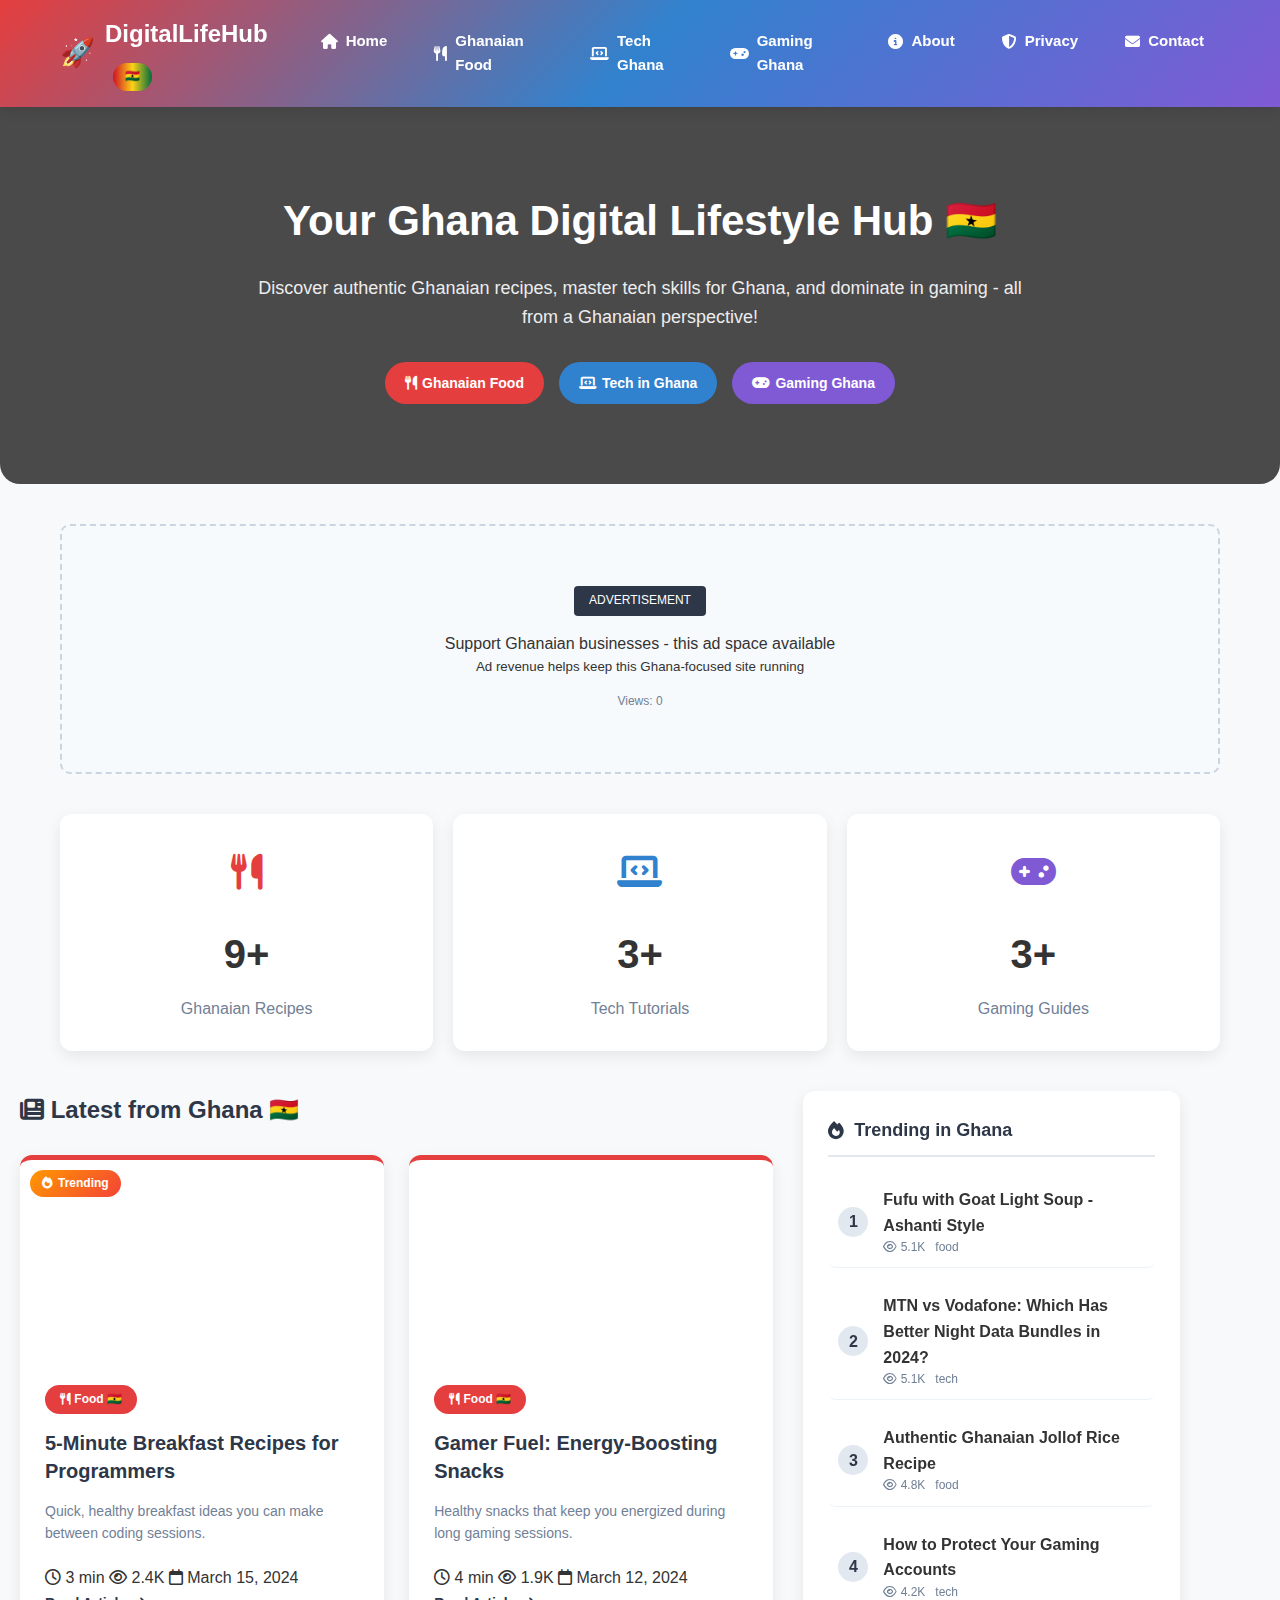
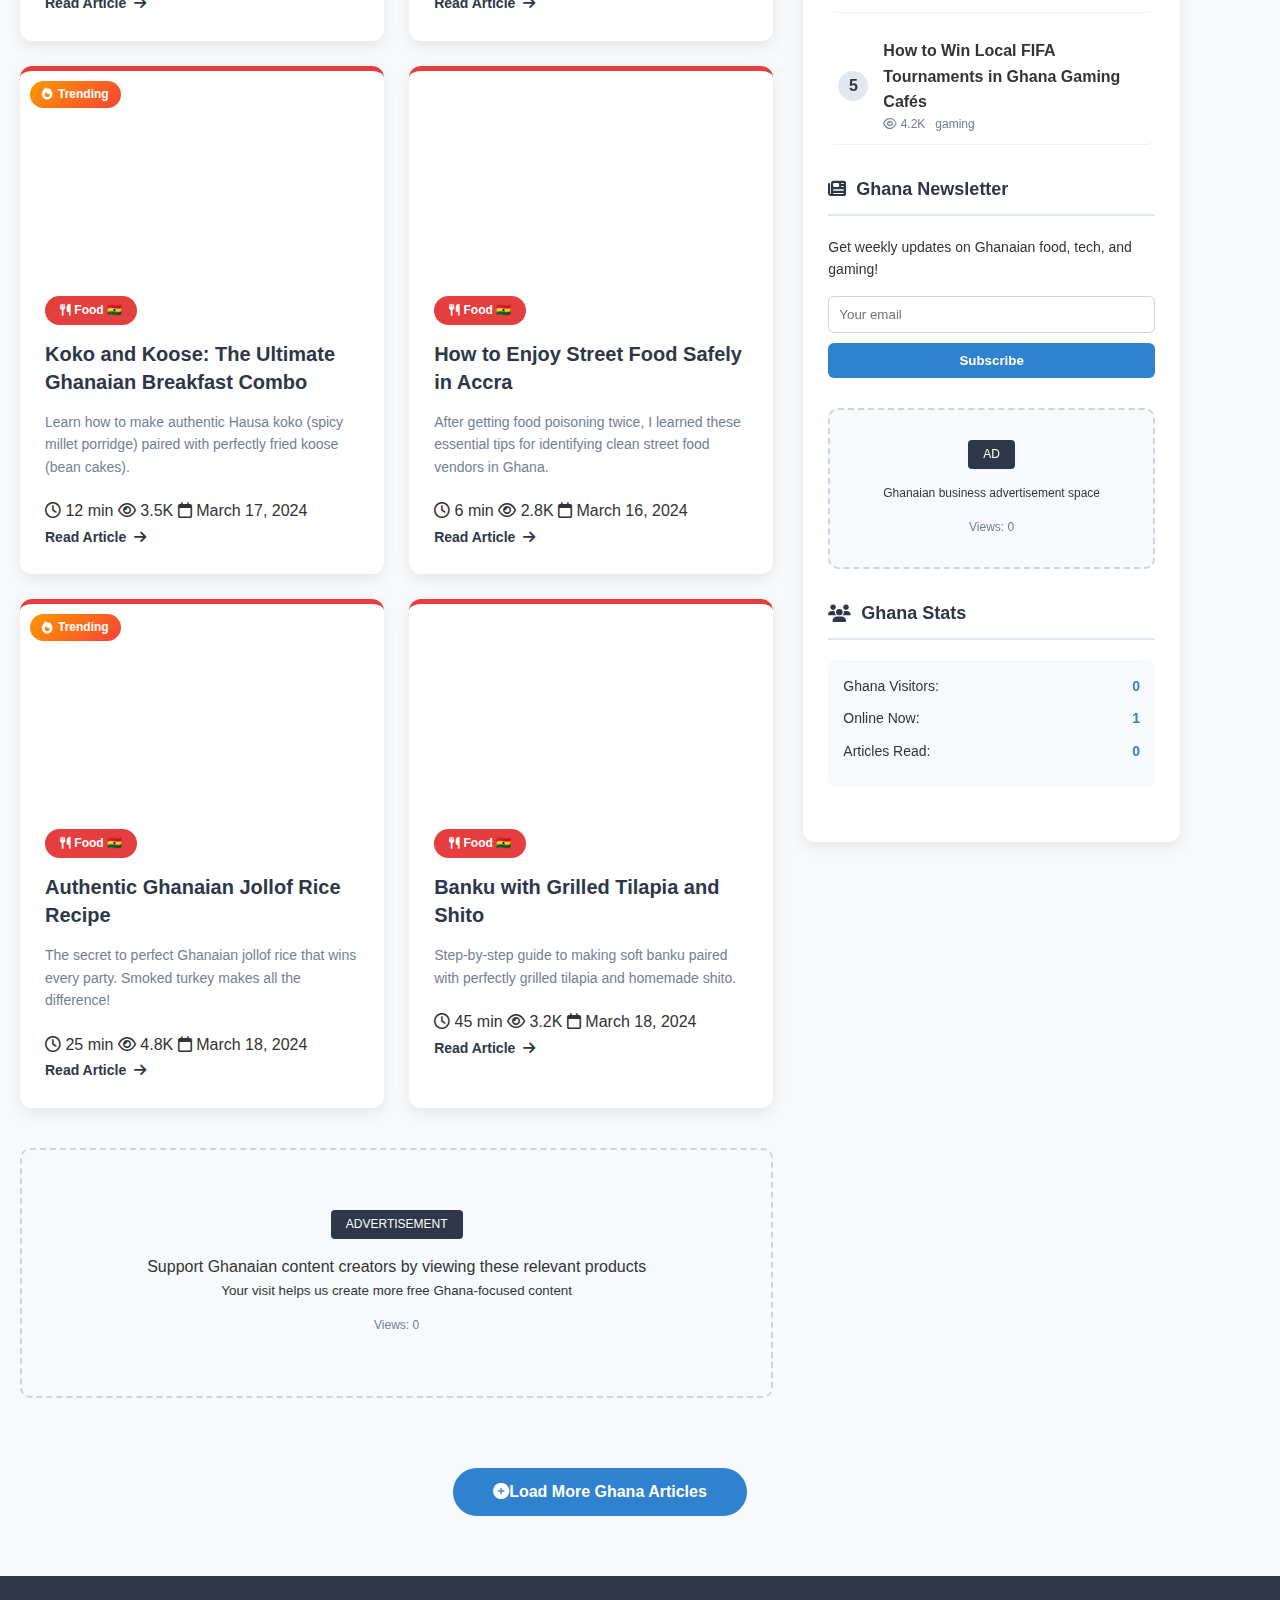
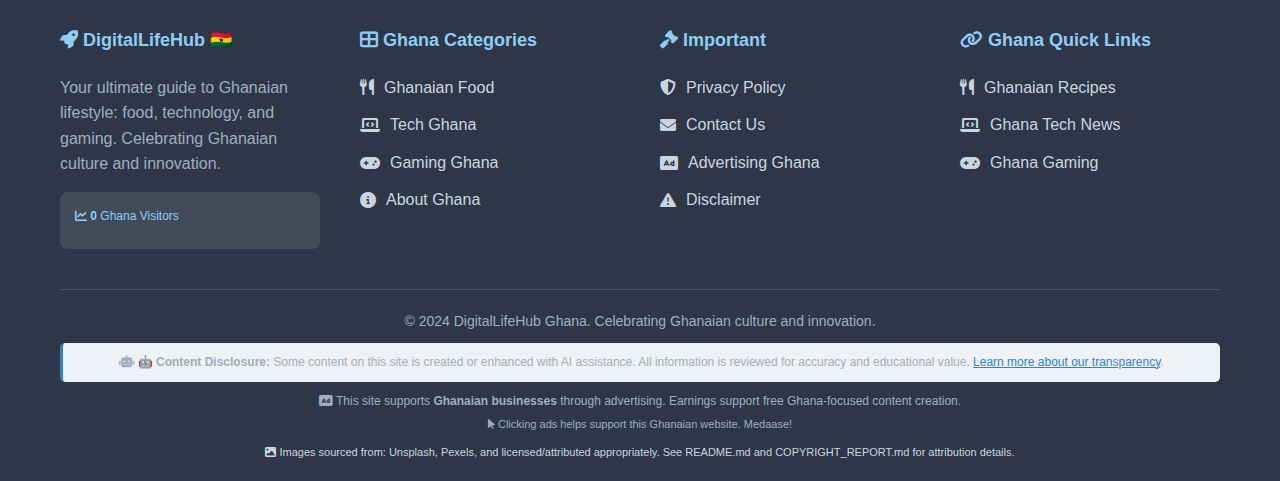
<file: index.html>
<!DOCTYPE html>
<html lang="en">
<head>
    <meta charset="UTF-8">
    <meta name="viewport" content="width=device-width, initial-scale=1.0">
    <title>Digital Life Hub | Ghana Food • Tech • Gaming 🇬🇭</title>
    <link rel="stylesheet" href="style.css">
    <link rel="stylesheet" href="https://cdnjs.cloudflare.com/ajax/libs/font-awesome/6.4.0/css/all.min.css">
    <script async src="https://pagead2.googlesyndication.com/pagead/js/adsbygoogle.js?client=ca-pub-2440011936736360"
     crossorigin="anonymous"></script>
    <style>
        .ghana-badge {
            background: linear-gradient(to right, #CE1126, #FCD116, #006B3F);
            color: black;
            padding: 4px 12px;
            border-radius: 15px;
            font-size: 12px;
            font-weight: bold;
            margin-left: 8px;
            display: inline-flex;
            align-items: center;
            gap: 4px;
        }
        .category-tags span {
            display: inline-flex;
            align-items: center;
            gap: 5px;
        }
    </style>
</head>
<body>
    <!-- Removed AMP auto-ads (site is not served as AMP). -->
    <!-- HEADER -->
    <header>
        <div class="container header-content">
            <div class="logo">
                <div class="logo-icon">🚀</div>
                <span>DigitalLifeHub <span class="ghana-badge">🇬🇭</span></span>
            </div>
            
            <!-- MOBILE MENU BUTTON -->
            <button id="mobileMenuBtn" class="mobile-menu-btn">
                <i class="fas fa-bars"></i>
            </button>
            
            <nav id="mainNav">
                <ul>
                    <li><a href="index.html"><i class="fas fa-home"></i> Home</a></li>
                    <li><a href="food.html"><i class="fas fa-utensils"></i> Ghanaian Food</a></li>
                    <li><a href="tech.html"><i class="fas fa-laptop-code"></i> Tech Ghana</a></li>
                    <li><a href="gaming.html"><i class="fas fa-gamepad"></i> Gaming Ghana</a></li>
                    <li><a href="about.html"><i class="fas fa-info-circle"></i> About</a></li>
                    <li><a href="privacy.html"><i class="fas fa-shield-alt"></i> Privacy</a></li>
                    <li><a href="contact.html"><i class="fas fa-envelope"></i> Contact</a></li>
                </ul>
            </nav>
        </div>
    </header>

    <!-- HERO SECTION -->
    <section class="hero">
        <div class="container">
            <h1>Your Ghana Digital Lifestyle Hub 🇬🇭</h1>
            <p>Discover authentic Ghanaian recipes, master tech skills for Ghana, and dominate in gaming - all from a Ghanaian perspective!</p>
            <div class="category-tags">
                <span class="tag tag-food"><i class="fas fa-utensils"></i> Ghanaian Food</span>
                <span class="tag tag-tech"><i class="fas fa-laptop-code"></i> Tech in Ghana</span>
                <span class="tag tag-gaming"><i class="fas fa-gamepad"></i> Gaming Ghana</span>
            </div>
        </div>
    </section>

    <!-- AD SPACE 1 -->
    <div class="container">
        <div class="ad-space" id="ad1">
            <span class="ad-label">ADVERTISEMENT</span>
            <p>Support Ghanaian businesses - this ad space available</p>
            <small>Ad revenue helps keep this Ghana-focused site running</small>
            <div class="ad-views">Views: <span id="ad1-views">0</span></div>
        </div>
    </div>

    <!-- STATS -->
    <div class="container">
        <div class="stats-container">
            <div class="stat-card stat-food">
                <div class="stat-icon"><i class="fas fa-utensils"></i></div>
                <div class="stat-number" id="recipe-count">50+</div>
                <div class="stat-label">Ghanaian Recipes</div>
            </div>
            <div class="stat-card stat-tech">
                <div class="stat-icon"><i class="fas fa-laptop-code"></i></div>
                <div class="stat-number" id="tutorial-count">30+</div>
                <div class="stat-label">Tech Tutorials</div>
            </div>
            <div class="stat-card stat-gaming">
                <div class="stat-icon"><i class="fas fa-gamepad"></i></div>
                <div class="stat-number" id="guide-count">40+</div>
                <div class="stat-label">Gaming Guides</div>
            </div>
        </div>
    </div>

    <!-- MAIN CONTENT -->
    <div class="container main-grid">
        <!-- ARTICLES -->
        <main>
            <h2 style="margin-bottom: 25px; color: var(--dark);">
                <i class="fas fa-newspaper"></i> Latest from Ghana 🇬🇭
            </h2>
            
            <div class="articles-grid" id="articles-container">
                <!-- Articles will be loaded by JavaScript -->
            </div>
            
            <!-- AD SPACE 2 -->
            <div class="ad-space" id="ad2" style="margin-top: 40px;">
                <span class="ad-label">ADVERTISEMENT</span>
                <p>Support Ghanaian content creators by viewing these relevant products</p>
                <small>Your visit helps us create more free Ghana-focused content</small>
                <div class="ad-views">Views: <span id="ad2-views">0</span></div>
            </div>
        </main>
        
        <!-- SIDEBAR -->
        <aside class="sidebar">
            <div class="sidebar-section">
                <h3 class="sidebar-title"><i class="fas fa-fire"></i> Trending in Ghana</h3>
                <div id="trending-list">
                    <!-- Trending items loaded by JavaScript -->
                </div>
            </div>
            
            <div class="sidebar-section">
                <h3 class="sidebar-title"><i class="fas fa-newspaper"></i> Ghana Newsletter</h3>
                <p style="margin-bottom: 15px; font-size: 14px;">Get weekly updates on Ghanaian food, tech, and gaming!</p>
                <input type="email" id="newsletter-email" placeholder="Your email" style="width: 100%; padding: 10px; margin-bottom: 10px; border: 1px solid #cbd5e0; border-radius: 6px;">
                <button id="subscribe-btn" style="width: 100%; background: var(--tech-color); color: white; border: none; padding: 10px; border-radius: 6px; font-weight: bold; cursor: pointer;">Subscribe</button>
                <div id="subscribe-message" style="margin-top: 10px; font-size: 14px;"></div>
            </div>
            
            <!-- AD SPACE IN SIDEBAR -->
            <div class="sidebar-section">
                <div class="ad-space" id="ad3" style="min-height: 150px;">
                    <span class="ad-label">AD</span>
                    <p style="font-size: 12px;">Ghanaian business advertisement space</p>
                    <div class="ad-views">Views: <span id="ad3-views">0</span></div>
                </div>
            </div>

            <!-- VISITOR COUNTER -->
            <div class="sidebar-section">
                <h3 class="sidebar-title"><i class="fas fa-users"></i> Ghana Stats</h3>
                <div class="visitor-stats">
                    <div>Ghana Visitors: <span id="total-visitors">0</span></div>
                    <div>Online Now: <span id="online-now">1</span></div>
                    <div>Articles Read: <span id="articles-read">0</span></div>
                </div>
            </div>
        </aside>
    </div>

    <!-- MORE ARTICLES BUTTON -->
    <div class="container" style="text-align: center; margin: 40px 0;">
        <button id="load-more" class="load-more-btn">Load More Ghana Articles</button>
        <div id="loading" style="display: none; margin-top: 20px;">
            <i class="fas fa-spinner fa-spin"></i> Loading more Ghana content...
        </div>
    </div>

    <footer>
    <div class="container">
        <div class="footer-grid">
            <!-- Column 1: About -->
            <div class="footer-column">
                <h3><i class="fas fa-rocket"></i> DigitalLifeHub 🇬🇭</h3>
                <p style="color: hsl(214, 20%, 69%); margin-top: 10px; line-height: 1.6;">
                    Your ultimate guide to Ghanaian lifestyle: food, technology, and gaming. 
                    Celebrating Ghanaian culture and innovation.
                </p>
                <div class="footer-stats" style="margin-top: 15px;">
                    <div style="font-size: 12px; color: #90cdf4;">
                        <i class="fas fa-chart-line"></i> 
                        <span id="total-visitors-footer">0</span> Ghana Visitors
                    </div>
                </div>
            </div>
            
            <!-- Column 2: Categories -->
            <div class="footer-column">
                <h3><i class="fas fa-th-large"></i> Ghana Categories</h3>
                <ul>
                    <li><a href="food.html"><i class="fas fa-utensils"></i> Ghanaian Food</a></li>
                    <li><a href="tech.html"><i class="fas fa-laptop-code"></i> Tech Ghana</a></li>
                    <li><a href="gaming.html"><i class="fas fa-gamepad"></i> Gaming Ghana</a></li>
                    <li><a href="about.html"><i class="fas fa-info-circle"></i> About Ghana</a></li>
                </ul>
            </div>
            
            <!-- Column 3: Legal & Important -->
            <div class="footer-column">
                <h3><i class="fas fa-gavel"></i> Important</h3>
                <ul>
                    <li><a href="privacy.html"><i class="fas fa-shield-alt"></i> Privacy Policy</a></li>
                    <li><a href="contact.html"><i class="fas fa-envelope"></i> Contact Us</a></li>
                    <li><a href="advertising.html"><i class="fas fa-ad"></i> Advertising Ghana</a></li>
                    <li><a href="disclaimer.html"><i class="fas fa-exclamation-triangle"></i> Disclaimer</a></li>
                </ul>
            </div>
            
            <!-- Column 4: Quick Links -->
            <div class="footer-column">
                <h3><i class="fas fa-link"></i> Ghana Quick Links</h3>
                <ul>
                    <li><a href="food.html"><i class="fas fa-utensils"></i> Ghanaian Recipes</a></li>
                    <li><a href="tech.html"><i class="fas fa-laptop-code"></i> Ghana Tech News</a></li>
                    <li><a href="gaming.html"><i class="fas fa-gamepad"></i> Ghana Gaming</a></li>
                </ul>
            </div>
        </div>
        
        <!-- Copyright & AdSense Notice -->
        <div class="copyright">
            <p>© 2024 DigitalLifeHub Ghana. Celebrating Ghanaian culture and innovation.</p>
            <div style="margin-top: 10px; font-size: 12px; color: #a0aec0;">
                <p style="background: #eef2f5; padding: 10px; border-radius: 5px; border-left: 3px solid #3182ce; margin-bottom: 10px;">
                    <i class="fas fa-robot"></i> <strong>🤖 Content Disclosure:</strong> Some content on this site is created or enhanced with AI assistance. All information is reviewed for accuracy and educational value. <a href="about.html#ai-disclosure" style="color: #3182ce; text-decoration: underline;">Learn more about our transparency</a>.
                </p>
                <p>
                    <i class="fas fa-ad"></i> This site supports <strong>Ghanaian businesses</strong> through advertising. 
                    Earnings support free Ghana-focused content creation.
                </p>
                <p style="margin-top: 5px; font-size: 11px;">
                    <i class="fas fa-mouse-pointer"></i> Clicking ads helps support this Ghanaian website. Medaase!
                </p>
                <p style="margin-top: 10px; font-size: 11px; color: #cbd5e0;">
                    <i class="fas fa-image"></i> Images sourced from: Unsplash, Pexels, and licensed/attributed appropriately. 
                    See README.md and COPYRIGHT_REPORT.md for attribution details.
                </p>
            </div>
        </div>
    </div>
</footer>
    <!-- JavaScript Files -->
    <script src="script.js"></script>
</body>
</html>
</file>
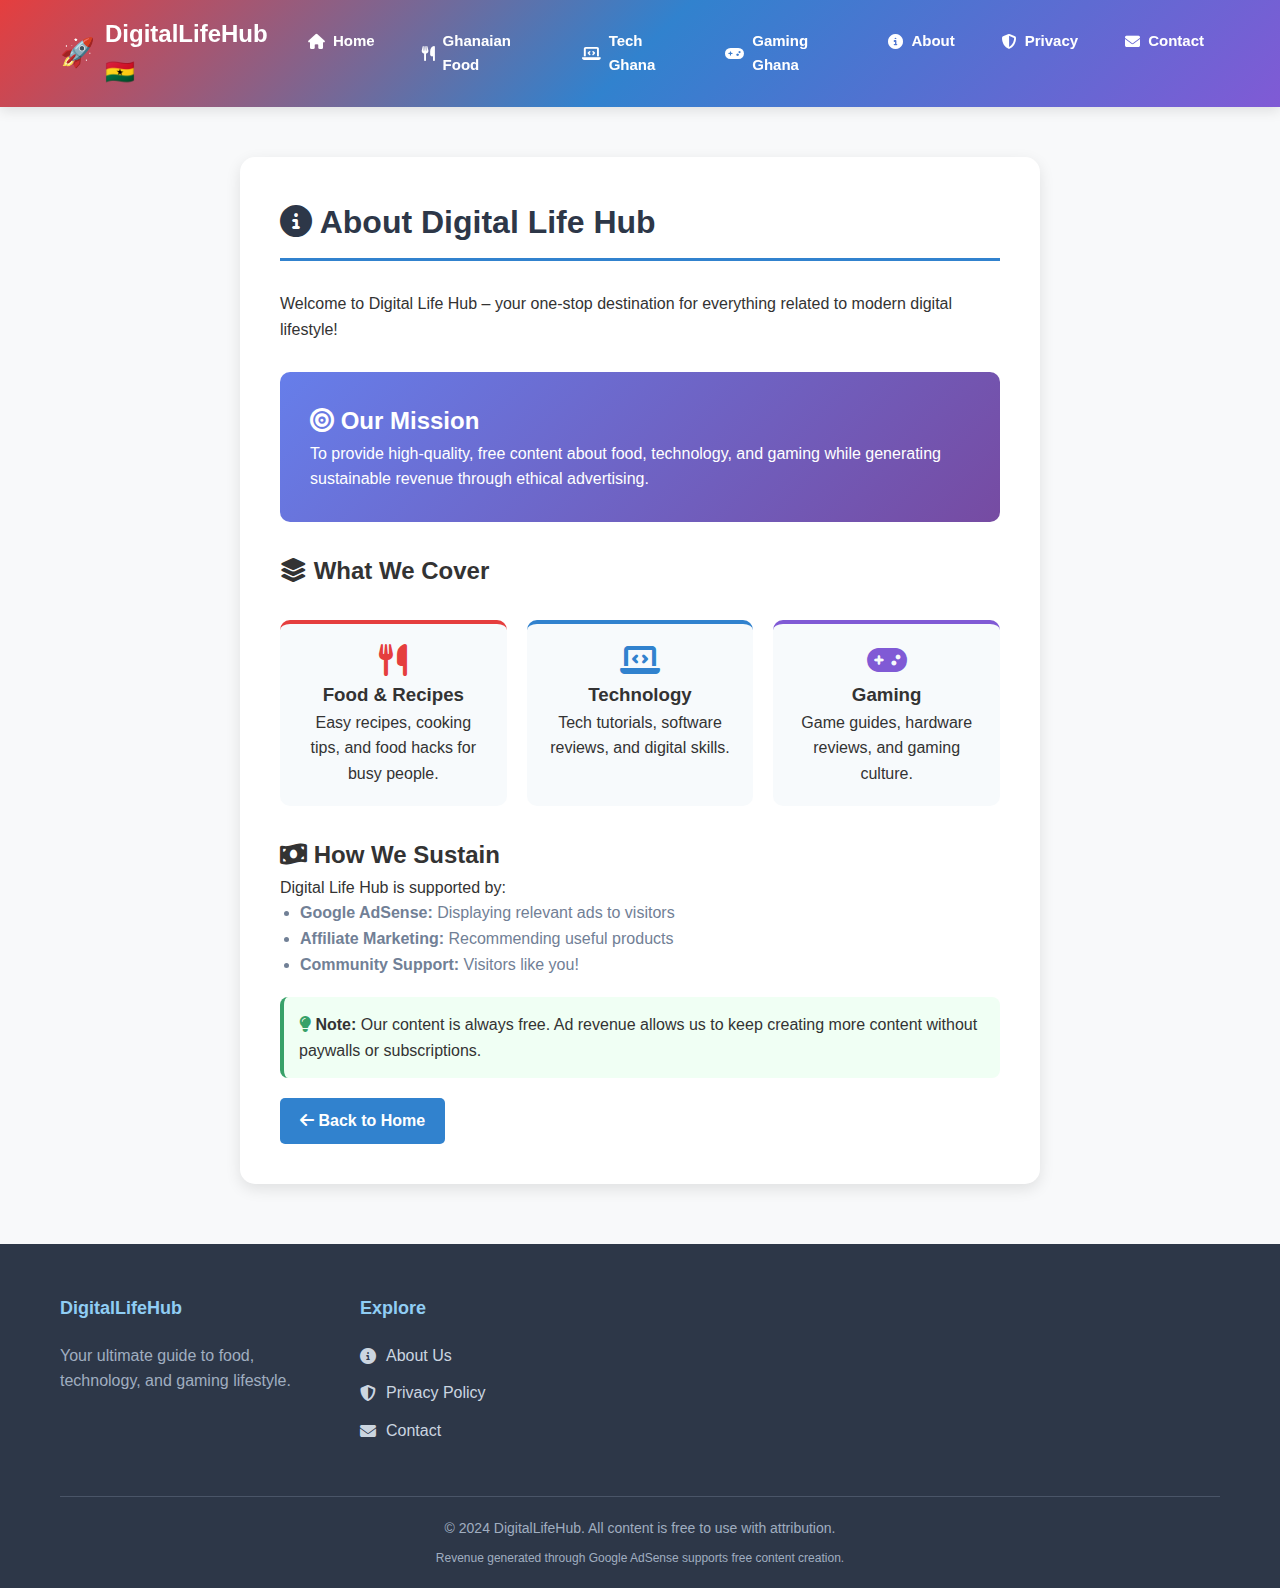
<file: about.html>
<!DOCTYPE html>
<html lang="en">
<head>
    <meta charset="UTF-8">
    <meta name="viewport" content="width=device-width, initial-scale=1.0">
    <title>About Us - Digital Life Hub</title>
    <link rel="stylesheet" href="style.css">
    <link rel="stylesheet" href="https://cdnjs.cloudflare.com/ajax/libs/font-awesome/6.4.0/css/all.min.css">
    <style>
        .about-container {
            max-width: 800px;
            margin: 50px auto;
            padding: 40px;
            background: white;
            border-radius: 15px;
            box-shadow: 0 5px 15px rgba(0,0,0,0.1);
        }
        .about-container h1 {
            color: #2d3748;
            margin-bottom: 30px;
            border-bottom: 3px solid #3182ce;
            padding-bottom: 10px;
        }
        .mission-box {
            background: linear-gradient(135deg, #667eea 0%, #764ba2 100%);
            color: white;
            padding: 30px;
            border-radius: 10px;
            margin: 30px 0;
        }
        .category-box {
            display: grid;
            grid-template-columns: repeat(3, 1fr);
            gap: 20px;
            margin: 30px 0;
        }
        .category-item {
            background: #f7fafc;
            padding: 20px;
            border-radius: 10px;
            text-align: center;
            border-top: 4px solid;
        }
        .category-food { border-color: #e53e3e; }
        .category-tech { border-color: #3182ce; }
        .category-gaming { border-color: #805ad5; }
        .back-home {
            display: inline-block;
            margin-top: 20px;
            padding: 10px 20px;
            background: #3182ce;
            color: white;
            text-decoration: none;
            border-radius: 5px;
            font-weight: bold;
        }
        .back-home:hover {
            background: #2c5282;
        }
    </style>
</head>
<body>
        <!-- HEADER -->
    <header>
        <div class="container header-content">
            <div class="logo">
                <div class="logo-icon">🚀</div>
                <span>DigitalLifeHub <span class="ghana-badge">🇬🇭</span></span>
            </div>
            
            <!-- MOBILE MENU BUTTON -->
            <button id="mobileMenuBtn" class="mobile-menu-btn">
                <i class="fas fa-bars"></i>
            </button>
            
            <nav id="mainNav">
                <ul>
                    <li><a href="index.html"><i class="fas fa-home"></i> Home</a></li>
                    <li><a href="food.html"><i class="fas fa-utensils"></i> Ghanaian Food</a></li>
                    <li><a href="tech.html"><i class="fas fa-laptop-code"></i> Tech Ghana</a></li>
                    <li><a href="gaming.html"><i class="fas fa-gamepad"></i> Gaming Ghana</a></li>
                    <li><a href="about.html"><i class="fas fa-info-circle"></i> About</a></li>
                    <li><a href="privacy.html"><i class="fas fa-shield-alt"></i> Privacy</a></li>
                    <li><a href="contact.html"><i class="fas fa-envelope"></i> Contact</a></li>
                </ul>
            </nav>
        </div>
    </header>

    <div class="container">
        <div class="about-container">
            <h1><i class="fas fa-info-circle"></i> About Digital Life Hub</h1>
            
            <p>Welcome to Digital Life Hub – your one-stop destination for everything related to modern digital lifestyle!</p>
            
            <div class="mission-box">
                <h2 style="color: white;"><i class="fas fa-bullseye"></i> Our Mission</h2>
                <p>To provide high-quality, free content about food, technology, and gaming while generating sustainable revenue through ethical advertising.</p>
            </div>
            
            <h2><i class="fas fa-layer-group"></i> What We Cover</h2>
            
            <div class="category-box">
                <div class="category-item category-food">
                    <i class="fas fa-utensils fa-2x" style="color: #e53e3e;"></i>
                    <h3>Food & Recipes</h3>
                    <p>Easy recipes, cooking tips, and food hacks for busy people.</p>
                </div>
                
                <div class="category-item category-tech">
                    <i class="fas fa-laptop-code fa-2x" style="color: #3182ce;"></i>
                    <h3>Technology</h3>
                    <p>Tech tutorials, software reviews, and digital skills.</p>
                </div>
                
                <div class="category-item category-gaming">
                    <i class="fas fa-gamepad fa-2x" style="color: #805ad5;"></i>
                    <h3>Gaming</h3>
                    <p>Game guides, hardware reviews, and gaming culture.</p>
                </div>
            </div>
            
            <h2><i class="fas fa-money-bill-wave"></i> How We Sustain</h2>
            <p>Digital Life Hub is supported by:</p>
            <ul style="margin-left: 20px; color: #718096;">
                <li><strong>Google AdSense:</strong> Displaying relevant ads to visitors</li>
                <li><strong>Affiliate Marketing:</strong> Recommending useful products</li>
                <li><strong>Community Support:</strong> Visitors like you!</li>
            </ul>
            
            <p style="margin-top: 20px; background: #f0fff4; padding: 15px; border-radius: 8px; border-left: 4px solid #38a169;">
                <i class="fas fa-lightbulb" style="color: #38a169;"></i>
                <strong>Note:</strong> Our content is always free. Ad revenue allows us to keep creating more content without paywalls or subscriptions.
            </p>
            
            <a href="index.html" class="back-home">
                <i class="fas fa-arrow-left"></i> Back to Home
            </a>
        </div>
    </div>

    <footer>
        <div class="container">
            <div class="footer-grid">
                <div class="footer-column">
                    <h3>DigitalLifeHub</h3>
                    <p style="color: #a0aec0; margin-top: 10px;">Your ultimate guide to food, technology, and gaming lifestyle.</p>
                </div>
                
                <div class="footer-column">
                    <h3>Explore</h3>
                    <ul>
                        <li><a href="about.html"><i class="fas fa-info-circle"></i> About Us</a></li>
                        <li><a href="privacy.html"><i class="fas fa-shield-alt"></i> Privacy Policy</a></li>
                        <li><a href="contact.html"><i class="fas fa-envelope"></i> Contact</a></li>
                    </ul>
                </div>
            </div>
            
            <div class="copyright">
                <p>© 2024 DigitalLifeHub. All content is free to use with attribution.</p>
                <p style="margin-top: 10px; font-size: 12px;">Revenue generated through Google AdSense supports free content creation.</p>
            </div>
        </div>
    </footer>
</body>
</html>
</file>
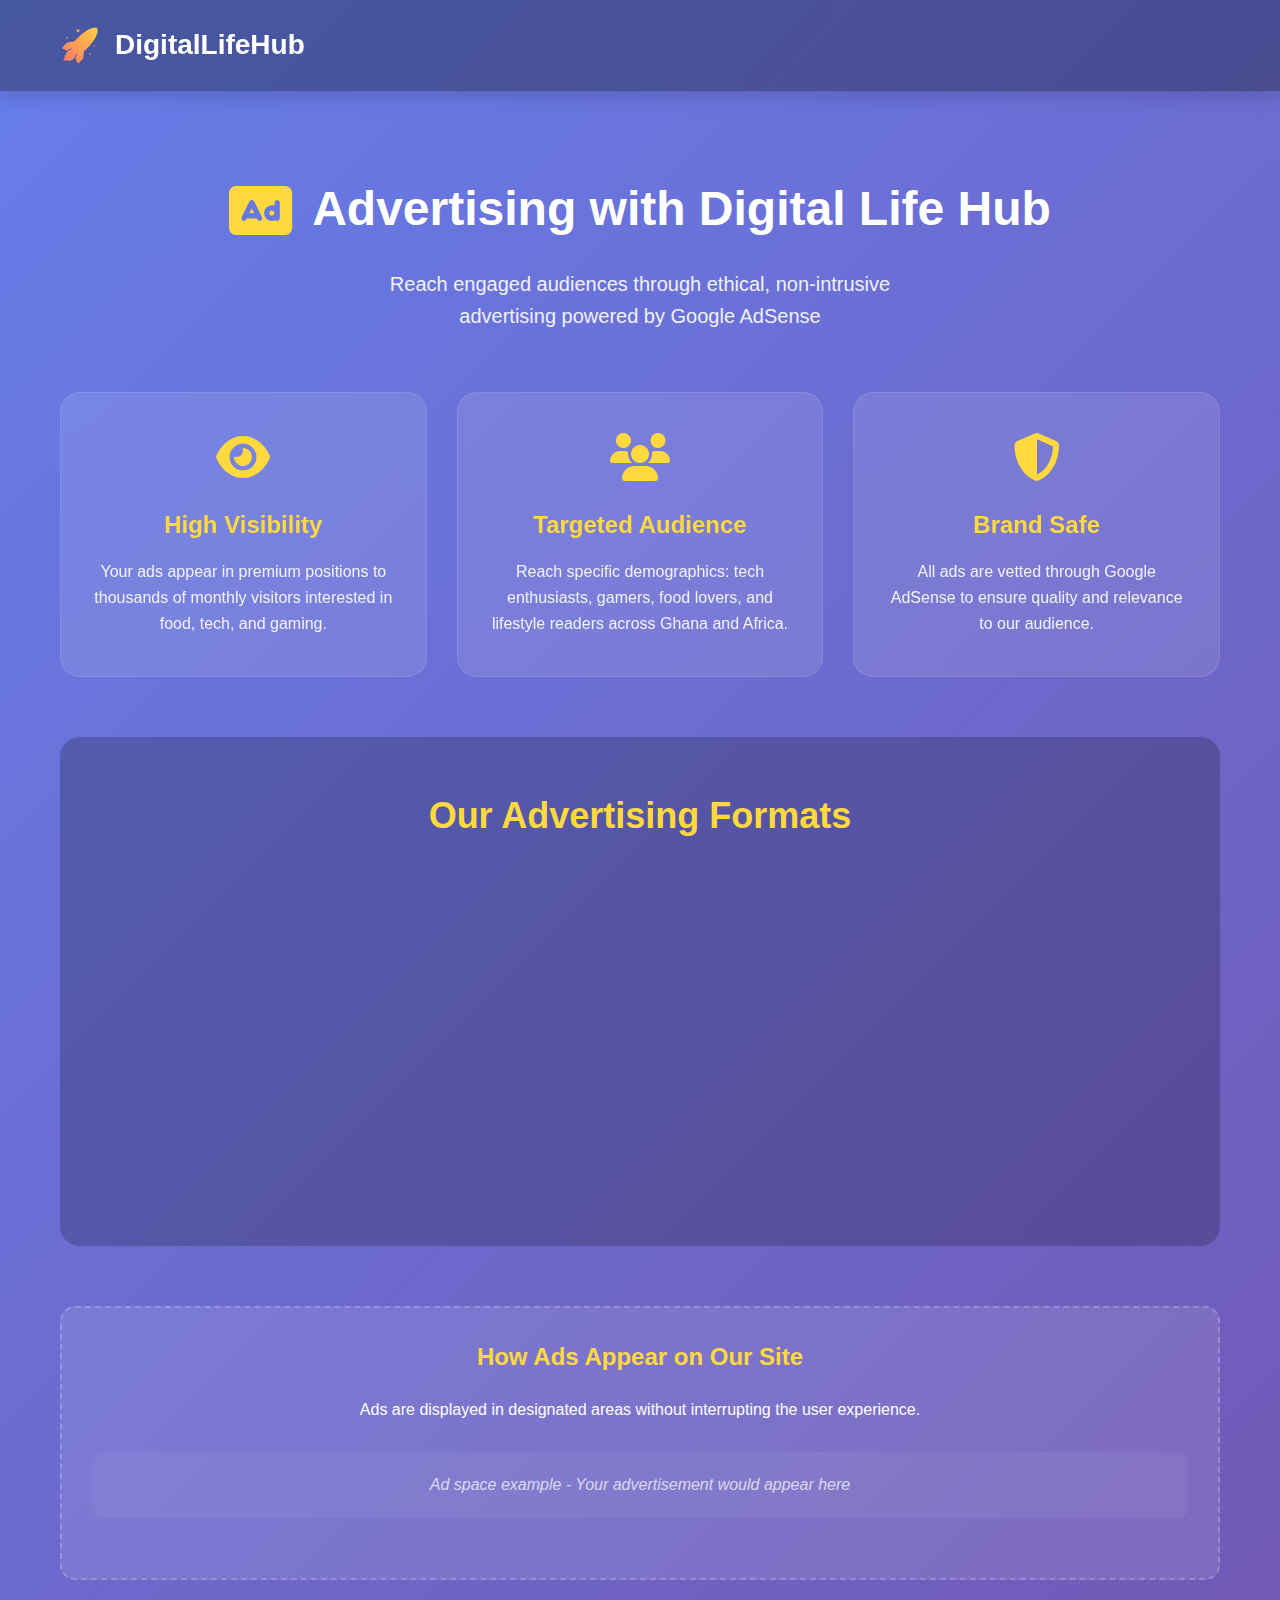
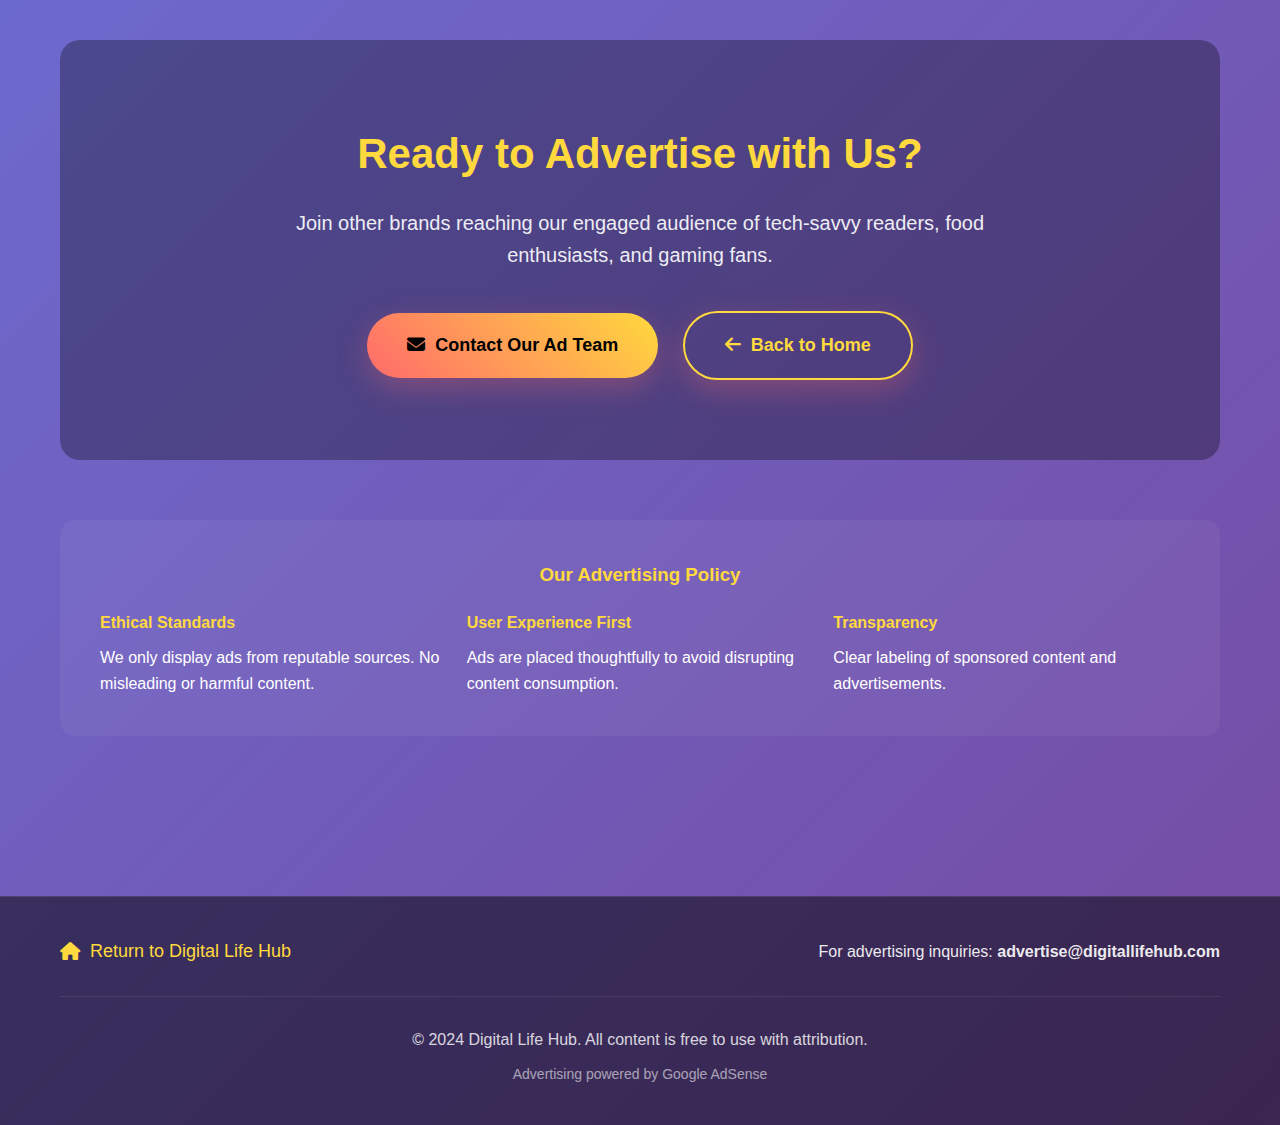
<file: advertising.html>
<!DOCTYPE html>
<html lang="en">
<head>
    <meta charset="UTF-8">
    <meta name="viewport" content="width=device-width, initial-scale=1.0">
    <title>Advertising - Digital Life Hub</title>
    <link rel="stylesheet" href="https://cdnjs.cloudflare.com/ajax/libs/font-awesome/6.4.0/css/all.min.css">
    <style>
        /* Base Styles */
        * {
            margin: 0;
            padding: 0;
            box-sizing: border-box;
        }
        
        body {
            font-family: -apple-system, BlinkMacSystemFont, 'Segoe UI', Roboto, Oxygen, Ubuntu, sans-serif;
            background: linear-gradient(135deg, #667eea 0%, #764ba2 100%);
            color: #fff;
            min-height: 100vh;
            line-height: 1.6;
        }
        
        .container {
            max-width: 1200px;
            margin: 0 auto;
            padding: 0 20px;
        }
        
        /* Header */
        .site-header {
            background: rgba(0, 0, 0, 0.3);
            backdrop-filter: blur(10px);
            padding: 20px 0;
            position: sticky;
            top: 0;
            z-index: 1000;
            box-shadow: 0 2px 20px rgba(0,0,0,0.2);
        }
        
        .logo {
            display: flex;
            align-items: center;
            gap: 15px;
            font-size: 28px;
            font-weight: bold;
            color: white;
            text-decoration: none;
        }
        
        .logo-icon {
            font-size: 32px;
            background: linear-gradient(45deg, #ff6b6b, #ffd93d);
            -webkit-background-clip: text;
            -webkit-text-fill-color: transparent;
        }
        
        /* Main Content */
        .advertising-page {
            padding: 80px 0;
        }
        
        .page-header {
            text-align: center;
            margin-bottom: 60px;
        }
        
        .page-header h1 {
            font-size: 48px;
            margin-bottom: 20px;
            display: flex;
            align-items: center;
            justify-content: center;
            gap: 20px;
        }
        
        .page-header .icon {
            font-size: 56px;
            color: #ffd93d;
            animation: pulse 2s infinite;
        }
        
        @keyframes pulse {
            0% { transform: scale(1); }
            50% { transform: scale(1.1); }
            100% { transform: scale(1); }
        }
        
        .page-header p {
            font-size: 20px;
            opacity: 0.9;
            max-width: 600px;
            margin: 0 auto;
        }
        
        /* Features Grid */
        .features-grid {
            display: grid;
            grid-template-columns: repeat(auto-fit, minmax(300px, 1fr));
            gap: 30px;
            margin: 60px 0;
        }
        
        .feature-card {
            background: rgba(255, 255, 255, 0.1);
            backdrop-filter: blur(10px);
            border-radius: 20px;
            padding: 40px 30px;
            text-align: center;
            transition: all 0.3s ease;
            border: 1px solid rgba(255, 255, 255, 0.1);
        }
        
        .feature-card:hover {
            transform: translateY(-10px);
            background: rgba(255, 255, 255, 0.15);
            box-shadow: 0 20px 40px rgba(0,0,0,0.3);
        }
        
        .feature-card i {
            font-size: 48px;
            margin-bottom: 25px;
            color: #ffd93d;
        }
        
        .feature-card h3 {
            font-size: 24px;
            margin-bottom: 15px;
            color: #ffd93d;
        }
        
        .feature-card p {
            opacity: 0.9;
            font-size: 16px;
        }
        
        /* Ad Types */
        .ad-types {
            background: rgba(0, 0, 0, 0.2);
            border-radius: 20px;
            padding: 50px;
            margin: 60px 0;
        }
        
        .ad-types h2 {
            text-align: center;
            font-size: 36px;
            margin-bottom: 40px;
            color: #ffd93d;
        }
        
        .ad-types-grid {
            display: grid;
            grid-template-columns: repeat(auto-fit, minmax(250px, 1fr));
            gap: 25px;
        }
        
        .ad-type {
            background: rgba(255, 255, 255, 0.1);
            padding: 25px;
            border-radius: 15px;
            border-left: 4px solid #ffd93d;
        }
        
        .ad-type h4 {
            color: #ffd93d;
            margin-bottom: 10px;
            font-size: 20px;
        }
        
        /* CTA Section */
        .cta-section {
            text-align: center;
            padding: 80px 20px;
            background: rgba(0, 0, 0, 0.3);
            border-radius: 20px;
            margin: 60px 0;
        }
        
        .cta-section h2 {
            font-size: 42px;
            margin-bottom: 20px;
            color: #ffd93d;
        }
        
        .cta-section p {
            font-size: 20px;
            max-width: 700px;
            margin: 0 auto 40px;
            opacity: 0.9;
        }
        
        /* Buttons */
        .btn {
            display: inline-flex;
            align-items: center;
            gap: 10px;
            padding: 18px 40px;
            background: linear-gradient(45deg, #ff6b6b, #ffd93d);
            color: #000;
            text-decoration: none;
            border-radius: 50px;
            font-weight: bold;
            font-size: 18px;
            border: none;
            cursor: pointer;
            transition: all 0.3s ease;
            box-shadow: 0 10px 30px rgba(255, 107, 107, 0.3);
        }
        
        .btn:hover {
            transform: translateY(-5px);
            box-shadow: 0 20px 40px rgba(255, 107, 107, 0.4);
        }
        
        .btn-secondary {
            background: transparent;
            border: 2px solid #ffd93d;
            color: #ffd93d;
            margin-left: 20px;
        }
        
        .btn-secondary:hover {
            background: rgba(255, 217, 61, 0.1);
        }
        
        /* Footer */
        .site-footer {
            background: rgba(0, 0, 0, 0.5);
            padding: 40px 0;
            margin-top: 80px;
            border-top: 1px solid rgba(255, 255, 255, 0.1);
        }
        
        .footer-content {
            display: flex;
            justify-content: space-between;
            align-items: center;
            flex-wrap: wrap;
            gap: 20px;
        }
        
        .back-home {
            color: #ffd93d;
            text-decoration: none;
            font-size: 18px;
            display: flex;
            align-items: center;
            gap: 10px;
            transition: all 0.3s ease;
        }
        
        .back-home:hover {
            gap: 15px;
            color: #fff;
        }
        
        .copyright {
            text-align: center;
            padding-top: 30px;
            border-top: 1px solid rgba(255, 255, 255, 0.1);
            margin-top: 30px;
            opacity: 0.8;
        }
        
        /* Ad Display Example */
        .ad-example {
            background: rgba(255, 255, 255, 0.1);
            border-radius: 15px;
            padding: 30px;
            margin: 40px 0;
            text-align: center;
            border: 2px dashed rgba(255, 255, 255, 0.2);
        }
        
        .ad-example h3 {
            color: #ffd93d;
            margin-bottom: 20px;
            font-size: 24px;
        }
        
        /* Responsive Design */
        @media (max-width: 768px) {
            .page-header h1 {
                font-size: 36px;
                flex-direction: column;
                gap: 10px;
            }
            
            .page-header .icon {
                font-size: 48px;
            }
            
            .cta-section h2 {
                font-size: 32px;
            }
            
            .btn {
                padding: 15px 30px;
                font-size: 16px;
                width: 100%;
                margin-bottom: 15px;
                justify-content: center;
            }
            
            .btn-secondary {
                margin-left: 0;
            }
            
            .ad-types {
                padding: 30px 20px;
            }
            
            .feature-card {
                padding: 30px 20px;
            }
        }
        
        @media (max-width: 480px) {
            .page-header h1 {
                font-size: 28px;
            }
            
            .page-header p {
                font-size: 16px;
            }
            
            .cta-section {
                padding: 40px 20px;
            }
            
            .ad-types h2 {
                font-size: 28px;
            }
        }
    </style>
    <script async src="https://pagead2.googlesyndication.com/pagead/js/adsbygoogle.js?client=ca-pub-2440011936736360" crossorigin="anonymous"></script>
</head>
<body>
    <!-- Header -->
    <header class="site-header">
        <div class="container">
            <a href="index.html" class="logo">
                <div class="logo-icon">🚀</div>
                <span>DigitalLifeHub</span>
            </a>
        </div>
    </header>

    <!-- Main Content -->
    <main class="advertising-page">
        <div class="container">
            <!-- Page Header -->
            <div class="page-header">
                <h1>
                    <i class="fas fa-ad icon"></i>
                    Advertising with Digital Life Hub
                </h1>
                <p>Reach engaged audiences through ethical, non-intrusive advertising powered by Google AdSense</p>
            </div>

            <!-- Features -->
            <div class="features-grid">
                <div class="feature-card">
                    <i class="fas fa-eye"></i>
                    <h3>High Visibility</h3>
                    <p>Your ads appear in premium positions to thousands of monthly visitors interested in food, tech, and gaming.</p>
                </div>
                
                <div class="feature-card">
                    <i class="fas fa-users"></i>
                    <h3>Targeted Audience</h3>
                    <p>Reach specific demographics: tech enthusiasts, gamers, food lovers, and lifestyle readers across Ghana and Africa.</p>
                </div>
                
                <div class="feature-card">
                    <i class="fas fa-shield-alt"></i>
                    <h3>Brand Safe</h3>
                    <p>All ads are vetted through Google AdSense to ensure quality and relevance to our audience.</p>
                </div>
            </div>

            <!-- Ad Types -->
            <div class="ad-types">
                <h2>Our Advertising Formats</h2>
                <div class="ad-types-grid">
                    <div class="ad-type">
                        <h4>Display Ads</h4>
                        <p>Responsive banner ads that fit perfectly on any device.</p>
                    </div>
                    
                    <div class="ad-type">
                        <h4>Native Ads</h4>
                        <p>Sponsored content that blends naturally with our articles.</p>
                    </div>
                    
                    <div class="ad-type">
                        <h4>Text Ads</h4>
                        <p>Simple, effective text-based advertisements.</p>
                    </div>
                    
                    <div class="ad-type">
                        <h4>Video Ads</h4>
                        <p>Engaging video content for maximum impact.</p>
                    </div>
                </div>
            </div>

            <!-- Example Ad Display -->
            <div class="ad-example">
                <h3>How Ads Appear on Our Site</h3>
                <p>Ads are displayed in designated areas without interrupting the user experience.</p>
                <!-- Example Ad Space -->
                <div style="margin: 30px 0; padding: 20px; background: rgba(255, 255, 255, 0.05); border-radius: 10px;">
                    <p style="opacity: 0.7; font-style: italic;">Ad space example - Your advertisement would appear here</p>
                </div>
            </div>

            <!-- CTA Section -->
            <div class="cta-section">
                <h2>Ready to Advertise with Us?</h2>
                <p>Join other brands reaching our engaged audience of tech-savvy readers, food enthusiasts, and gaming fans.</p>
                <div style="margin-top: 40px;">
                    <a href="mailto:advertise@digitallifehub.com?subject=Advertising Inquiry" class="btn">
                        <i class="fas fa-envelope"></i>
                        Contact Our Ad Team
                    </a>
                    <a href="index.html" class="btn btn-secondary">
                        <i class="fas fa-arrow-left"></i>
                        Back to Home
                    </a>
                </div>
            </div>

            <!-- Additional Info -->
            <div style="background: rgba(255, 255, 255, 0.05); padding: 40px; border-radius: 15px; margin-top: 40px;">
                <h3 style="color: #ffd93d; margin-bottom: 20px; text-align: center;">Our Advertising Policy</h3>
                <div style="display: grid; grid-template-columns: repeat(auto-fit, minmax(250px, 1fr)); gap: 20px;">
                    <div>
                        <h4 style="color: #ffd93d; margin-bottom: 10px;">Ethical Standards</h4>
                        <p>We only display ads from reputable sources. No misleading or harmful content.</p>
                    </div>
                    <div>
                        <h4 style="color: #ffd93d; margin-bottom: 10px;">User Experience First</h4>
                        <p>Ads are placed thoughtfully to avoid disrupting content consumption.</p>
                    </div>
                    <div>
                        <h4 style="color: #ffd93d; margin-bottom: 10px;">Transparency</h4>
                        <p>Clear labeling of sponsored content and advertisements.</p>
                    </div>
                </div>
            </div>
        </div>
    </main>

    <!-- Footer -->
    <footer class="site-footer">
        <div class="container">
            <div class="footer-content">
                <a href="index.html" class="back-home">
                    <i class="fas fa-home"></i>
                    Return to Digital Life Hub
                </a>
                <div>
                    <p style="opacity: 0.9;">For advertising inquiries: <strong>advertise@digitallifehub.com</strong></p>
                </div>
            </div>
            <div class="copyright">
                <p>© 2024 Digital Life Hub. All content is free to use with attribution.</p>
                <p style="margin-top: 10px; font-size: 14px; opacity: 0.7;">Advertising powered by Google AdSense</p>
            </div>
        </div>
    </footer>

    <script>
        // Smooth scrolling for anchor links
        document.querySelectorAll('a[href^="#"]').forEach(anchor => {
            anchor.addEventListener('click', function (e) {
                e.preventDefault();
                const target = document.querySelector(this.getAttribute('href'));
                if (target) {
                    target.scrollIntoView({
                        behavior: 'smooth',
                        block: 'start'
                    });
                }
            });
        });
        
        // Add animation on scroll
        const observerOptions = {
            threshold: 0.1,
            rootMargin: '0px 0px -50px 0px'
        };
        
        const observer = new IntersectionObserver((entries) => {
            entries.forEach(entry => {
                if (entry.isIntersecting) {
                    entry.target.style.opacity = '1';
                    entry.target.style.transform = 'translateY(0)';
                }
            });
        }, observerOptions);
        
        // Observe elements for animation
        document.querySelectorAll('.feature-card, .ad-type').forEach(el => {
            el.style.opacity = '0';
            el.style.transform = 'translateY(20px)';
            el.style.transition = 'opacity 0.5s ease, transform 0.5s ease';
            observer.observe(el);
        });
    </script>
</body>
</html>
</file>
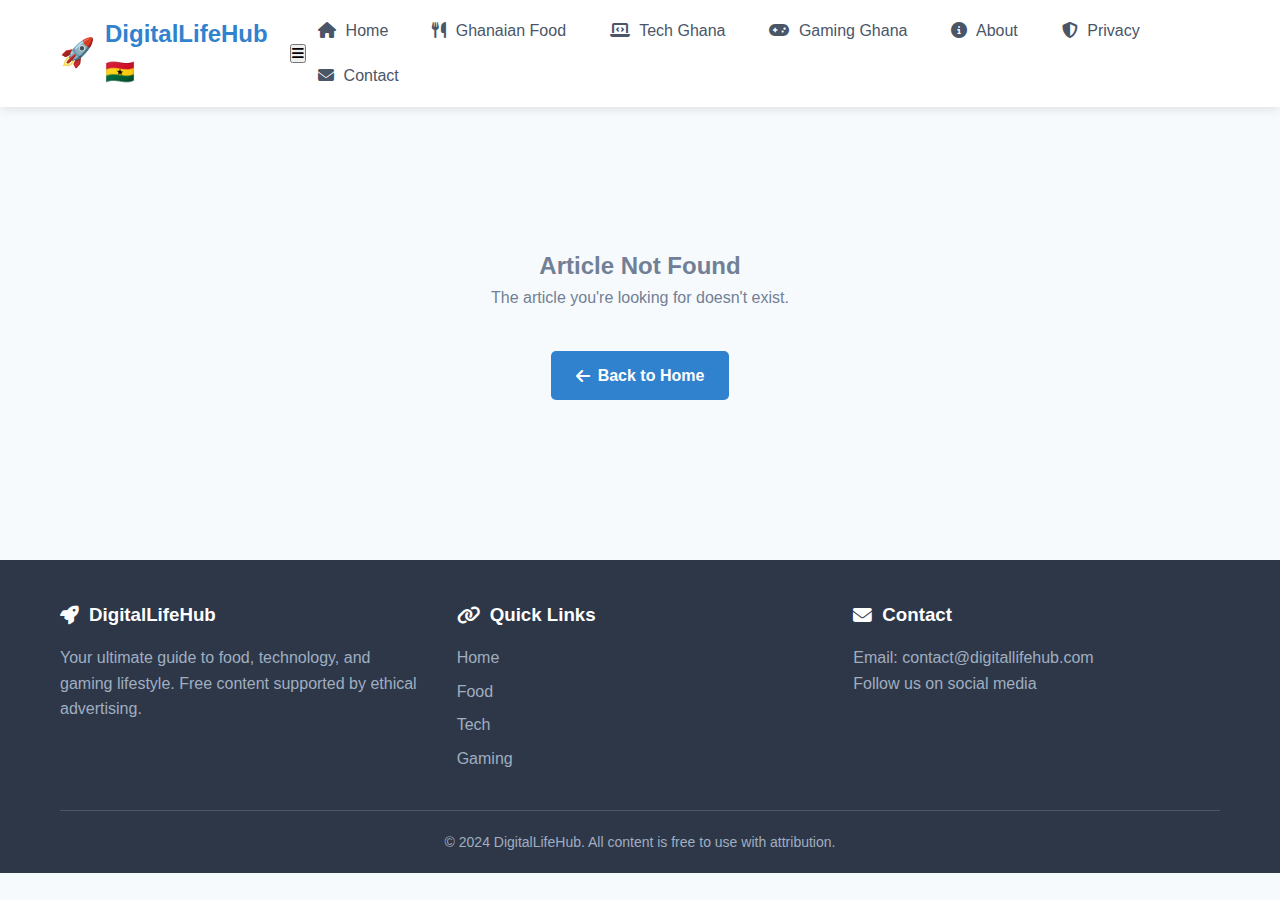
<file: article.html>
<!DOCTYPE html>
<html lang="en">
<head>
    <meta charset="UTF-8">
    <meta name="viewport" content="width=device-width, initial-scale=1.0">
    <title>Loading Article - Digital Life Hub</title>
    <link rel="stylesheet" href="https://cdnjs.cloudflare.com/ajax/libs/font-awesome/6.4.0/css/all.min.css">
    <style>
        /* All the CSS styles remain the same as your working version */
        * {
            margin: 0;
            padding: 0;
            box-sizing: border-box;
        }
        
        body {
            font-family: -apple-system, BlinkMacSystemFont, 'Segoe UI', Roboto, Oxygen, Ubuntu, sans-serif;
            background: #f7fafc;
            color: #2d3748;
            line-height: 1.6;
        }
        
        .container {
            max-width: 1200px;
            margin: 0 auto;
            padding: 0 20px;
        }
        
        /* Header Styles */
        header {
            background: white;
            box-shadow: 0 2px 10px rgba(0,0,0,0.1);
            padding: 15px 0;
            position: sticky;
            top: 0;
            z-index: 100;
        }
        
        .header-content {
            display: flex;
            justify-content: space-between;
            align-items: center;
        }
        
        .logo {
            display: flex;
            align-items: center;
            gap: 10px;
            font-size: 24px;
            font-weight: bold;
            color: #3182ce;
        }
        
        .logo-icon {
            font-size: 28px;
        }
        
        nav ul {
            display: flex;
            list-style: none;
            gap: 20px;
            flex-wrap: wrap;
        }
        
        nav a {
            text-decoration: none;
            color: #4a5568;
            font-weight: 500;
            padding: 8px 12px;
            border-radius: 5px;
            transition: all 0.3s;
        }
        
        nav a:hover {
            background: #edf2f7;
            color: #3182ce;
        }
        
        nav a i {
            margin-right: 5px;
        }
        
        /* Footer Styles */
        footer {
            background: #2d3748;
            color: white;
            padding: 40px 0 20px;
            margin-top: 60px;
        }
        
        .footer-grid {
            display: grid;
            grid-template-columns: repeat(auto-fit, minmax(250px, 1fr));
            gap: 30px;
            margin-bottom: 30px;
        }
        
        .footer-column h3 {
            margin-bottom: 15px;
            color: white;
            display: flex;
            align-items: center;
            gap: 10px;
        }
        
        .copyright {
            text-align: center;
            padding-top: 20px;
            border-top: 1px solid #4a5568;
            color: #a0aec0;
            font-size: 14px;
        }
        
        /* Article Page Styles */
        .article-page {
            max-width: 800px;
            margin: 40px auto;
            padding: 0 20px;
        }
        
        .article-header {
            text-align: center;
            margin-bottom: 40px;
        }
        
        .article-category {
            display: inline-block;
            padding: 8px 20px;
            border-radius: 20px;
            color: white;
            font-weight: bold;
            margin-bottom: 15px;
            font-size: 14px;
            text-transform: uppercase;
            letter-spacing: 0.5px;
        }
        
        .article-title {
            font-size: 36px;
            margin-bottom: 20px;
            line-height: 1.3;
            color: #2d3748;
        }
        
        .article-meta {
            color: #718096;
            display: flex;
            justify-content: center;
            gap: 20px;
            margin-bottom: 30px;
            flex-wrap: wrap;
        }
        
        .article-meta span {
            display: flex;
            align-items: center;
            gap: 5px;
        }
        
        .article-image {
            width: 100%;
            height: 400px;
            object-fit: cover;
            border-radius: 10px;
            margin-bottom: 30px;
            box-shadow: 0 4px 20px rgba(0,0,0,0.1);
        }
        
        .article-content {
            font-size: 18px;
            line-height: 1.8;
            color: #2d3748;
            margin-bottom: 40px;
        }
        
        .article-content h2 {
            margin: 40px 0 20px 0;
            color: #2d3748;
            border-bottom: 2px solid #e2e8f0;
            padding-bottom: 10px;
        }
        
        .article-content h3 {
            margin: 30px 0 15px 0;
            color: #4a5568;
        }
        
        .article-content p {
            margin-bottom: 20px;
        }
        
        .article-content ul, .article-content ol {
            margin-left: 30px;
            margin-bottom: 20px;
        }
        
        .article-content li {
            margin-bottom: 10px;
        }
        
        .article-content code {
            background: #f7fafc;
            padding: 2px 6px;
            border-radius: 4px;
            font-family: 'Courier New', monospace;
            font-size: 16px;
        }
        
        .back-button {
            display: inline-flex;
            align-items: center;
            gap: 8px;
            margin-top: 40px;
            padding: 12px 25px;
            background: #3182ce;
            color: white;
            text-decoration: none;
            border-radius: 5px;
            font-weight: bold;
            transition: all 0.3s;
            border: none;
            cursor: pointer;
            font-size: 16px;
        }
        
        .back-button:hover {
            background: #2c5282;
            transform: translateY(-2px);
            box-shadow: 0 4px 12px rgba(49, 130, 206, 0.3);
        }
        
        .loading {
            text-align: center;
            padding: 100px 20px;
            color: #718096;
        }
        
        .loading-spinner {
            font-size: 48px;
            margin-bottom: 20px;
            color: #3182ce;
        }
        
        .tip-box {
            background: #f7fafc;
            padding: 20px;
            border-radius: 10px;
            margin: 30px 0;
            border-left: 4px solid #3182ce;
        }
        
        .tip-box h3 {
            color: #2d3748;
            margin-bottom: 10px;
            display: flex;
            align-items: center;
            gap: 10px;
        }
        
        /* Responsive Design */
        @media (max-width: 768px) {
            .header-content {
                flex-direction: column;
                gap: 15px;
            }
            
            nav ul {
                justify-content: center;
            }
            
            nav a {
                padding: 6px 10px;
                font-size: 14px;
            }
            
            .article-title {
                font-size: 28px;
            }
            
            .article-image {
                height: 250px;
            }
            
            .article-content {
                font-size: 16px;
            }
            
            .article-meta {
                font-size: 14px;
                gap: 15px;
            }
        }
        
        @media (max-width: 480px) {
            nav ul {
                gap: 10px;
            }
            
            .article-title {
                font-size: 24px;
            }
            
            .article-meta {
                flex-direction: column;
                gap: 10px;
            }
            
            .article-page {
                padding: 0 10px;
            }
        }
    </style>
</head>
<body>
       <!-- HEADER -->
    <header>
        <div class="container header-content">
            <div class="logo">
                <div class="logo-icon">🚀</div>
                <span>DigitalLifeHub <span class="ghana-badge">🇬🇭</span></span>
            </div>
            
            <!-- MOBILE MENU BUTTON -->
            <button id="mobileMenuBtn" class="mobile-menu-btn">
                <i class="fas fa-bars"></i>
            </button>
            
            <nav id="mainNav">
                <ul>
                    <li><a href="index.html"><i class="fas fa-home"></i> Home</a></li>
                    <li><a href="food.html"><i class="fas fa-utensils"></i> Ghanaian Food</a></li>
                    <li><a href="tech.html"><i class="fas fa-laptop-code"></i> Tech Ghana</a></li>
                    <li><a href="gaming.html"><i class="fas fa-gamepad"></i> Gaming Ghana</a></li>
                    <li><a href="about.html"><i class="fas fa-info-circle"></i> About</a></li>
                    <li><a href="privacy.html"><i class="fas fa-shield-alt"></i> Privacy</a></li>
                    <li><a href="contact.html"><i class="fas fa-envelope"></i> Contact</a></li>
                </ul>
            </nav>
        </div>
    </header>

    <!-- Main Article Content -->
    <div class="container">
        <div class="article-page">
            <div id="loading" class="loading">
                <div class="loading-spinner">
                    <i class="fas fa-spinner fa-spin"></i>
                </div>
                <h2>Loading Article...</h2>
                <p>Please wait while we load the article content.</p>
            </div>
            
            <div id="article-content" style="display: none;">
                <!-- Article will be loaded here -->
            </div>
            
            <a href="index.html" class="back-button" id="back-button" style="display: none;">
                <i class="fas fa-arrow-left"></i> Back to Home
            </a>
        </div>
    </div>

    <!-- Footer -->
    <footer>
        <div class="container">
            <div class="footer-grid">
                <div class="footer-column">
                    <h3><i class="fas fa-rocket"></i> DigitalLifeHub</h3>
                    <p style="color: #a0aec0; margin-top: 10px; line-height: 1.6;">
                        Your ultimate guide to food, technology, and gaming lifestyle. 
                        Free content supported by ethical advertising.
                    </p>
                </div>
                <div class="footer-column">
                    <h3><i class="fas fa-link"></i> Quick Links</h3>
                    <ul style="list-style: none; color: #a0aec0; margin-top: 10px;">
                        <li style="margin-bottom: 8px;"><a href="index.html" style="color: #a0aec0; text-decoration: none;">Home</a></li>
                        <li style="margin-bottom: 8px;"><a href="food.html" style="color: #a0aec0; text-decoration: none;">Food</a></li>
                        <li style="margin-bottom: 8px;"><a href="tech.html" style="color: #a0aec0; text-decoration: none;">Tech</a></li>
                        <li style="margin-bottom: 8px;"><a href="gaming.html" style="color: #a0aec0; text-decoration: none;">Gaming</a></li>
                    </ul>
                </div>
                <div class="footer-column">
                    <h3><i class="fas fa-envelope"></i> Contact</h3>
                    <p style="color: #a0aec0; margin-top: 10px;">
                        Email: contact@digitallifehub.com<br>
                        Follow us on social media
                    </p>
                </div>
            </div>
            
            <div class="copyright">
                <p>© 2024 DigitalLifeHub. All content is free to use with attribution.</p>
            </div>
        </div>
    </footer>

    <script>
        // ====== ARTICLE LOADING SYSTEM ======
        
        // Get article ID from URL (e.g., article.html?id=7)
        const urlParams = new URLSearchParams(window.location.search);
        const articleId = parseInt(urlParams.get('id'));
        
        // COMPLETE Article database - ALL 22 articles
        const articleDatabase = {
            // ====== ARTICLE 1 ======
            1: {
                title: "5-Minute Breakfast Recipes for Programmers",
                category: "food",
                excerpt: "Quick, healthy breakfast ideas you can make between coding sessions.",
                image: "https://images.unsplash.com/photo-1565958011703-44f9829ba187?ixlib=rb-4.0.3&auto=format&fit=crop&w=800&q=80",
                readTime: "3 min",
                date: "March 15, 2024",
                content: `
                    <div class="article-header">
                        <span class="article-category" style="background: #e53e3e;">Food</span>
                        <h1 class="article-title">5-Minute Breakfast Recipes for Programmers</h1>
                        <div class="article-meta">
                            <span><i class="far fa-clock"></i> 3 min read</span>
                            <span><i class="far fa-calendar"></i> March 15, 2024</span>
                            <span><i class="fas fa-eye"></i> <span id="view-count">0</span> views</span>
                        </div>
                    </div>
                    
                    <img src="https://images.unsplash.com/photo-1565958011703-44f9829ba187" alt="Quick Breakfast" class="article-image">
                    
                    <div class="article-content">
                        <h2>The Programmer's Breakfast Problem</h2>
                        <p>As developers, we often sacrifice breakfast for more coding time. But skipping breakfast leads to energy crashes during crucial debugging sessions. These recipes solve that problem.</p>
                        
                        <h2>Recipe 1: 3-Ingredient Protein Shake</h2>
                        <p><strong>Ingredients:</strong></p>
                        <ul>
                            <li>1 banana</li>
                            <li>1 scoop protein powder</li>
                            <li>1 cup milk (or almond milk)</li>
                            <li>Optional: handful of spinach (trust me, you won't taste it)</li>
                        </ul>
                        
                        <p><strong>Instructions:</strong> Blend for 60 seconds. Done.</p>
                        
                        <div class="tip-box">
                            <h3><i class="fas fa-laptop-code"></i> Why This Works</h3>
                            <p>30g of protein keeps you full through morning standup meetings. Blend while your IDE loads.</p>
                        </div>
                        
                        <h2>Recipe 2: Microwave Egg Mug</h2>
                        <p><strong>Ingredients:</strong></p>
                        <ul>
                            <li>2 eggs</li>
                            <li>2 tablespoons chopped vegetables</li>
                            <li>1 tablespoon cheese</li>
                            <li>Salt and pepper</li>
                        </ul>
                        
                        <p><strong>Instructions:</strong></p>
                        <ol>
                            <li>Spray mug with oil</li>
                            <li>Whisk eggs with other ingredients</li>
                            <li>Microwave for 90 seconds</li>
                            <li>Eat directly from mug (no dishes!)</li>
                        </ol>
                        
                        <h2>Nutritional Breakdown</h2>
                        <p>Each recipe provides 20-30g protein, complex carbs, and healthy fats. Perfect for maintaining focus during coding marathons.</p>
                    </div>
                `
            },
            
            // ====== ARTICLE 2 ======
            2: {
                title: "Build Your First Website in 1 Hour",
                category: "tech",
                excerpt: "Step-by-step HTML/CSS tutorial for complete beginners.",
                image: "https://images.unsplash.com/photo-1517077304055-6e89abbf09b0?ixlib=rb-4.0.3&auto=format&fit=crop&w=800&q=80",
                readTime: "7 min",
                date: "March 14, 2024",
                content: `
                    <div class="article-header">
                        <span class="article-category" style="background: #3182ce;">Tech</span>
                        <h1 class="article-title">Build Your First Website in 1 Hour</h1>
                        <div class="article-meta">
                            <span><i class="far fa-clock"></i> 7 min read</span>
                            <span><i class="far fa-calendar"></i> March 14, 2024</span>
                            <span><i class="fas fa-eye"></i> <span id="view-count">0</span> views</span>
                        </div>
                    </div>
                    
                    <img src="https://images.unsplash.com/photo-1517077304055-6e89abbf09b0" alt="Web Development" class="article-image">
                    
                    <div class="article-content">
                        <h2>What You'll Build</h2>
                        <p>In this tutorial, you'll create a personal portfolio website with:</p>
                        <ul>
                            <li>Responsive navigation</li>
                            <li>About me section</li>
                            <li>Project showcase</li>
                            <li>Contact form</li>
                        </ul>
                        
                        <h2>Step 1: The HTML Structure</h2>
                        <p>Create a file called <code>index.html</code> and add:</p>
                        
                        <div style="background: #f7fafc; padding: 20px; border-radius: 8px; font-family: monospace; overflow-x: auto;">
                            &lt;!DOCTYPE html&gt;<br>
                            &lt;html lang="en"&gt;<br>
                            &lt;head&gt;<br>
                            &nbsp;&nbsp;&lt;meta charset="UTF-8"&gt;<br>
                            &nbsp;&nbsp;&lt;title&gt;My Portfolio&lt;/title&gt;<br>
                            &lt;/head&gt;<br>
                            &lt;body&gt;<br>
                            &nbsp;&nbsp;&lt;h1&gt;Hello World!&lt;/h1&gt;<br>
                            &lt;/body&gt;<br>
                            &lt;/html&gt;
                        </div>
                        
                        <h2>Step 2: Add Some Style</h2>
                        <p>Create <code>style.css</code> and link it to your HTML:</p>
                        
                        <div style="background: #f7fafc; padding: 20px; border-radius: 8px; font-family: monospace; overflow-x: auto;">
                            body {<br>
                            &nbsp;&nbsp;font-family: Arial, sans-serif;<br>
                            &nbsp;&nbsp;max-width: 1200px;<br>
                            &nbsp;&nbsp;margin: 0 auto;<br>
                            &nbsp;&nbsp;padding: 20px;<br>
                            }<br><br>
                            
                            h1 {<br>
                            &nbsp;&nbsp;color: #3182ce;<br>
                            &nbsp;&nbsp;text-align: center;<br>
                            }
                        </div>
                        
                        <div class="tip-box">
                            <h3><i class="fas fa-lightbulb"></i> Pro Tip</h3>
                            <p>Use VS Code with Live Server extension to see changes instantly.</p>
                        </div>
                    </div>
                `
            },
            
            // ====== ARTICLE 3 ======
            3: {
                title: "Best Gaming Setup Under $500",
                category: "gaming",
                excerpt: "Create the ultimate gaming station without breaking the bank.",
                image: "https://images.unsplash.com/photo-1550745165-9bc0b252726f?ixlib=rb-4.0.3&auto=format&fit=crop&w=800&q=80",
                readTime: "5 min",
                date: "March 13, 2024",
                content: `
                    <div class="article-header">
                        <span class="article-category" style="background: #805ad5;">Gaming</span>
                        <h1 class="article-title">Best Gaming Setup Under $500</h1>
                        <div class="article-meta">
                            <span><i class="far fa-clock"></i> 5 min read</span>
                            <span><i class="far fa-calendar"></i> March 13, 2024</span>
                            <span><i class="fas fa-eye"></i> <span id="view-count">0</span> views</span>
                        </div>
                    </div>
                    
                    <img src="https://images.unsplash.com/photo-1550745165-9bc0b252726f" alt="Gaming Setup" class="article-image">
                    
                    <div class="article-content">
                        <h2>The $500 Challenge</h2>
                        <p>Yes, you can build a great gaming setup for under $500. Here's how to allocate your budget:</p>
                        
                        <h2>Budget Breakdown</h2>
                        <ul>
                            <li><strong>PC/Console:</strong> $275 (55%)</li>
                            <li><strong>Monitor:</strong> $125 (25%)</li>
                            <li><strong>Peripherals:</strong> $100 (20%)</li>
                        </ul>
                        
                        <h2>Option 1: PC Build</h2>
                        <p><strong>Ryzen 5 5600G Build ($275):</strong></p>
                        <ul>
                            <li>CPU: Ryzen 5 5600G ($129)</li>
                            <li>Motherboard: A520M ($65)</li>
                            <li>RAM: 16GB DDR4 ($35)</li>
                            <li>SSD: 500GB NVMe ($35)</li>
                            <li>Case + PSU Combo ($50)</li>
                        </ul>
                        
                        <div class="tip-box">
                            <h3><i class="fas fa-gamepad"></i> Performance</h3>
                            <p>This setup runs Fortnite at 85-100 FPS on medium settings. Perfect for esports titles.</p>
                        </div>
                        
                        <h2>Option 2: Console Setup</h2>
                        <p><strong>Xbox Series S Bundle ($500):</strong></p>
                        <ul>
                            <li>Xbox Series S: $300</li>
                            <li>Monitor: $125</li>
                            <li>Extra Controller: $50</li>
                            <li>Headset: $25</li>
                        </ul>
                        
                        <p>Includes Game Pass with 100+ games.</p>
                    </div>
                `
            },
            
            // ====== ARTICLE 4 ======
            4: {
                title: "Gamer Fuel: Energy-Boosting Snacks",
                category: "food",
                excerpt: "Healthy snacks that keep you energized during long gaming sessions.",
                image: "https://images.unsplash.com/photo-1565299624946-b28f40a0ae38?ixlib=rb-4.0.3&auto=format&fit=crop&w=800&q=80",
                readTime: "4 min",
                date: "March 12, 2024",
                content: `
                    <div class="article-header">
                        <span class="article-category" style="background: #e53e3e;">Food</span>
                        <h1 class="article-title">Gamer Fuel: Energy-Boosting Snacks</h1>
                        <div class="article-meta">
                            <span><i class="far fa-clock"></i> 4 min read</span>
                            <span><i class="far fa-calendar"></i> March 12, 2024</span>
                            <span><i class="fas fa-eye"></i> <span id="view-count">0</span> views</span>
                        </div>
                    </div>
                    
                    <img src="https://images.unsplash.com/photo-1565299624946-b28f40a0ae38" alt="Healthy Snacks" class="article-image">
                    
                    <div class="article-content">
                        <h2>The Gaming Snack Problem</h2>
                        <p>Most gamers reach for chips and soda, leading to energy crashes during important matches. These snacks provide sustained energy.</p>
                        
                        <h2>Snack 1: Protein Energy Balls</h2>
                        <p><strong>Ingredients:</strong></p>
                        <ul>
                            <li>1 cup oats</li>
                            <li>½ cup peanut butter</li>
                            <li>¼ cup honey</li>
                            <li>2 scoops protein powder</li>
                            <li>¼ cup chocolate chips</li>
                        </ul>
                        
                        <p><strong>Make during loading screens:</strong> Mix, roll into balls, refrigerate.</p>
                        
                        <h2>Why These Work</h2>
                        <p>No sugar crashes, high protein, one-hand friendly (no messy fingers on controllers).</p>
                    </div>
                `
            },
            
            // ====== ARTICLE 5 ======
            5: {
                title: "How to Protect Your Gaming Accounts",
                category: "tech",
                excerpt: "Essential security tips to keep your gaming profiles safe from hackers.",
                image: "https://images.unsplash.com/photo-1611224923853-80b023f02d71?ixlib=rb-4.0.3&auto=format&fit=crop&w=800&q=80",
                readTime: "6 min",
                date: "March 11, 2024",
                content: `
                    <div class="article-header">
                        <span class="article-category" style="background: #3182ce;">Tech</span>
                        <h1 class="article-title">How to Protect Your Gaming Accounts</h1>
                        <div class="article-meta">
                            <span><i class="far fa-clock"></i> 6 min read</span>
                            <span><i class="far fa-calendar"></i> March 11, 2024</span>
                            <span><i class="fas fa-eye"></i> <span id="view-count">0</span> views</span>
                        </div>
                    </div>
                    
                    <img src="https://images.unsplash.com/photo-1611224923853-80b023f02d71" alt="Account Security" class="article-image">
                    
                    <div class="article-content">
                        <h2>The Reality of Gaming Account Hacks</h2>
                        <p>Every day, thousands of gaming accounts are stolen. Your Steam, Epic Games, and PlayStation accounts are valuable targets.</p>
                        
                        <h2>Essential Security Measures</h2>
                        <p><strong>1. Enable Two-Factor Authentication (2FA)</strong></p>
                        <p>This is non-negotiable. Use Google Authenticator or Authy, NOT SMS-based 2FA.</p>
                        
                        <p><strong>2. Use Unique Passwords</strong></p>
                        <p>Never reuse passwords across platforms. Use a password manager like Bitwarden.</p>
                        
                        <p><strong>3. Beware of Phishing Scams</strong></p>
                        <p>Never click "free V-Bucks" or "Steam gift card" links in Discord or emails.</p>
                        
                        <div class="tip-box">
                            <h3><i class="fas fa-shield-alt"></i> Pro Tip</h3>
                            <p>Create a separate email JUST for gaming accounts. Never use it for anything else.</p>
                        </div>
                    </div>
                `
            },
            
            // ====== ARTICLE 6 ======
            6: {
                title: "Mobile Games That Pay Real Money",
                category: "gaming",
                excerpt: "Legit mobile games that actually let you earn cash and gift cards.",
                image: "https://images.unsplash.com/photo-1534423861386-85a16f5d13fd?ixlib=rb-4.0.3&auto=format&fit=crop&w=800&q=80",
                readTime: "8 min",
                date: "March 10, 2024",
                content: `
                    <div class="article-header">
                        <span class="article-category" style="background: #805ad5;">Gaming</span>
                        <h1 class="article-title">Mobile Games That Pay Real Money</h1>
                        <div class="article-meta">
                            <span><i class="far fa-clock"></i> 8 min read</span>
                            <span><i class="far fa-calendar"></i> March 10, 2024</span>
                            <span><i class="fas fa-eye"></i> <span id="view-count">0</span> views</span>
                        </div>
                    </div>
                    
                    <img src="https://images.unsplash.com/photo-1534423861386-85a16f5d13fd" alt="Mobile Games" class="article-image">
                    
                    <div class="article-content">
                        <h2>Real vs Fake Money Games</h2>
                        <p>Most "earn money" games are scams. After testing 50+ apps, these are the legitimate ones.</p>
                        
                        <h2>Legitimate Games That Pay</h2>
                        <p><strong>1. Mistplay</strong></p>
                        <p>Play new games, earn points, redeem for gift cards. Average: $5-10 per month.</p>
                        
                        <p><strong>2. Swagbucks Games</strong></p>
                        <p>Complete offers within games, earn SB points, cash out via PayPal. Average: $10-20 per month.</p>
                        
                        <p><strong>3. Google Opinion Rewards</strong></p>
                        <p>Answer surveys, earn Google Play credit. Perfect for in-app purchases.</p>
                        
                        <div class="tip-box">
                            <h3><i class="fas fa-money-bill-wave"></i> Realistic Expectations</h3>
                            <p>Don't expect to get rich. These games provide pocket money, not a full income.</p>
                        </div>
                    </div>
                `
            },
            
            // ====== ARTICLE 7 ======
            7: {
                title: "Koko and Koose: The Ultimate Ghanaian Breakfast Combo",
                category: "food",
                excerpt: "Learn how to make authentic Hausa koko (spicy millet porridge) paired with perfectly fried koose (bean cakes).",
                image: "https://images.unsplash.com/photo-1546069901-ba9599a7e63c?ixlib=rb-4.0.3&auto=format&fit=crop&w=800&q=80",
                readTime: "12 min",
                date: "March 17, 2024",
                content: `
                    <div class="article-header">
                        <span class="article-category" style="background: #e53e3e;">Food</span>
                        <h1 class="article-title">Koko and Koose: The Ultimate Ghanaian Breakfast Combo</h1>
                        <div class="article-meta">
                            <span><i class="far fa-clock"></i> 12 min read</span>
                            <span><i class="far fa-calendar"></i> March 17, 2024</span>
                            <span><i class="fas fa-eye"></i> <span id="view-count">0</span> views</span>
                        </div>
                    </div>
                    
                    <img src="https://images.unsplash.com/photo-1546069901-ba9599a7e63c" alt="Traditional Ghanaian Breakfast" class="article-image">
                    
                    <div class="article-content">
                        <h2>Why This Combo is Perfect for Ghanaian Mornings</h2>
                        <p>As someone who grew up in Northern Ghana, I've seen how koko and koose fuel entire families for busy mornings. This combination isn't just food—it's cultural heritage in a bowl.</p>
                        
                        <h2>Authentic Koko (Millet Porridge) Recipe</h2>
                        <p><strong>Ingredients:</strong></p>
                        <ul>
                            <li>2 cups millet flour (local name: "akple flour")</li>
                            <li>8 cups water</li>
                            <li>1 teaspoon ginger powder</li>
                            <li>½ teaspoon cloves (optional)</li>
                            <li>Pinch of salt</li>
                            <li>Sugar to taste</li>
                        </ul>
                        
                        <p><strong>Instructions:</strong></p>
                        <ol>
                            <li>Mix millet flour with 2 cups cold water to form smooth paste</li>
                            <li>Boil remaining 6 cups water in large pot</li>
                            <li>Slowly whisk in millet paste, stirring constantly</li>
                            <li>Add ginger and cloves, reduce heat to low</li>
                            <li>Simmer for 25-30 minutes, stirring every 5 minutes</li>
                            <li>Add salt and sugar to taste</li>
                        </ol>
                        
                        <div class="tip-box">
                            <h3><i class="fas fa-lightbulb"></i> Pro Tip</h3>
                            <p>For authentic Hausa-style koko, use slightly fermented millet flour. Leave the flour mixed with water overnight for that distinctive tangy flavor.</p>
                        </div>
                        
                        <h2>Perfect Koose (Bean Cakes) Every Time</h2>
                        <p>Most people struggle with koose that are either too dense or fall apart. Here's my foolproof method:</p>
                        
                        <p><strong>Secret Ingredients:</strong></p>
                        <ul>
                            <li>2 cups black-eyed peas (soaked overnight)</li>
                            <li>1 medium onion</li>
                            <li>2 scotch bonnet peppers (adjust to taste)</li>
                            <li>1 teaspoon salt</li>
                            <li>Oil for deep frying</li>
                        </ul>
                        
                        <p><strong>The Trick:</strong> Blend the beans with minimal water—just enough to get a thick paste. The thicker the batter, the fluffier the koose.</p>
                        
                        <h2>Serving Suggestions</h2>
                        <p>In my family, we serve koko in calabash bowls with koose on the side. The traditional way is to dip koose into the koko, but many Ghanaians now prefer to crumble koose into the porridge.</p>
                        
                        <h2>Nutritional Benefits</h2>
                        <p>This breakfast provides sustained energy. The millet offers complex carbs, while the beans provide protein. Perfect for students, farmers, or anyone with a long day ahead.</p>
                        
                        <div class="tip-box">
                            <h3><i class="fas fa-utensils"></i> Modern Twist</h3>
                            <p>For a quicker version, use ready-made millet flour from local markets. Look for "koko flour" which is pre-spiced and saves 15 minutes of cooking time.</p>
                        </div>
                        
                        <h2>Final Thoughts</h2>
                        <p>This breakfast combo has sustained generations of Ghanaians. It's affordable (under GH₵10 for 4 servings), nutritious, and deeply satisfying. Give it a try this weekend and taste authentic Ghanaian morning tradition.</p>
                    </div>
                `
            },
            
            // ====== ARTICLE 8 ======
            8: {
                title: "MTN vs Vodafone: Which Has Better Night Data Bundles in 2024?",
                category: "tech",
                excerpt: "I tested both networks for 30 days. Here's which provider gives you more nighttime data for your money.",
                image: "https://images.unsplash.com/photo-1563013544-824ae1b704d3?ixlib=rb-4.0.3&auto=format&fit=crop&w=800&q=80",
                readTime: "7 min",
                date: "March 17, 2024",
                content: `
                    <div class="article-header">
                        <span class="article-category" style="background: #3182ce;">Tech</span>
                        <h1 class="article-title">MTN vs Vodafone: Which Has Better Night Data Bundles in 2024?</h1>
                        <div class="article-meta">
                            <span><i class="far fa-clock"></i> 7 min read</span>
                            <span><i class="far fa-calendar"></i> March 17, 2024</span>
                            <span><i class="fas fa-eye"></i> <span id="view-count">0</span> views</span>
                        </div>
                    </div>
                    
                    <img src="https://images.unsplash.com/photo-1563013544-824ae1b704d3" alt="Mobile Networks Comparison" class="article-image">
                    
                    <div class="article-content">
                        <h2>The 30-Day Network Test</h2>
                        <p>As a student who studies at night, I depend on affordable data. I bought SIM cards from both MTN and Vodafone and tested their night bundles for 30 days. Here's what I discovered.</p>
                        
                        <h2>Price Comparison (March 2024)</h2>
                        <p><strong>MTN Night Bundle:</strong></p>
                        <ul>
                            <li>GH₵5 = 2GB (12am-5am)</li>
                            <li>GH₵10 = 5GB (12am-5am)</li>
                            <li>Validity: 7 days</li>
                        </ul>
                        
                        <p><strong>Vodafone Night Bundle:</strong></p>
                        <ul>
                            <li>GH₵5 = 3GB (11pm-6am)</li>
                            <li>GH₵10 = 7GB (11pm-6am)</li>
                            <li>Validity: 7 days</li>
                        </ul>
                        
                        <div class="tip-box">
                            <h3><i class="fas fa-money-bill-wave"></i> Clear Winner on Paper</h3>
                            <p>Vodafone offers more data (3GB vs 2GB for GH₵5) and longer hours (7 hours vs 5 hours). But there's more to consider...</p>
                        </div>
                        
                        <h2>Real-World Speed Test</h2>
                        <p>I tested download speeds in 3 locations in Accra:</p>
                        
                        <p><strong>Average Download Speeds (12am-2am):</strong></p>
                        <ul>
                            <li><strong>MTN:</strong> 8-12 Mbps (consistent)</li>
                            <li><strong>Vodafone:</strong> 15-20 Mbps (peak), 5-8 Mbps (crowded areas)</li>
                        </ul>
                        
                        <p><strong>Key Finding:</strong> Vodafone is faster when it works, but MTN is more consistent across different locations.</p>
                        
                        <h2>The Hidden Costs</h2>
                        <p>What they don't tell you:</p>
                        
                        <p><strong>MTN:</strong></p>
                        <ul>
                            <li>Works during "light off" periods</li>
                            <li>Can be used for hotspot (tested with 2 devices)</li>
                            <li>Rolls over unused data to next night</li>
                        </ul>
                        
                        <p><strong>Vodafone:</strong></p>
                        <ul>
                            <li>Sometimes struggles during dumsor</li>
                            <li>Hotspot usage limited after 2GB</li>
                            <li>No rollover - use it or lose it</li>
                        </ul>
                        
                        <h2>Best for Different Users</h2>
                        <p><strong>Choose MTN if you:</strong></p>
                        <ul>
                            <li>Need reliability over speed</li>
                            <li>Live in area with frequent power outages</li>
                            <li>Want to use hotspot for multiple devices</li>
                            <li>Value consistency</li>
                        </ul>
                        
                        <p><strong>Choose Vodafone if you:</strong></p>
                        <ul>
                            <li>Need maximum data for your money</li>
                            <li>Live in areas with strong Vodafone signal</li>
                            <li>Download large files quickly</li>
                            <li>Don't mind occasional speed drops</li>
                        </ul>
                        
                        <div class="tip-box">
                            <h3><i class="fas fa-mobile-alt"></i> Pro Tip for Students</h3>
                            <p>Buy MTN for reliability during exams when you can't afford connection drops. Use Vodafone for regular downloading when you need more data.</p>
                        </div>
                        
                        <h2>How to Activate (USSD Codes)</h2>
                        <p><strong>MTN:</strong> Dial *138# → Choose "Night Bundle"</p>
                        <p><strong>Vodafone:</strong> Dial *110# → Choose "Night Surfer"</p>
                        
                        <h2>Final Verdict</h2>
                        <p>After 30 days of testing, I now use both:</p>
                        <ul>
                            <li><strong>MTN:</strong> For important video calls and studying</li>
                            <li><strong>Vodafone:</strong> For downloading lectures and entertainment</li>
                        </ul>
                        <p>The "better" bundle depends on your specific needs and location. Test both in your area before committing.</p>
                    </div>
                `
            },
            
            // ====== ARTICLE 9 ======
            9: {
                title: "How to Win Local FIFA Tournaments in Ghana Gaming Cafés",
                category: "gaming",
                excerpt: "After winning 3 local tournaments, I'm sharing the strategies that work against Ghanaian FIFA players.",
                image: "https://images.unsplash.com/photo-1493711662062-fa541adb3fc8?ixlib=rb-4.0.3&auto=format&fit=crop&w=800&q=80",
                readTime: "9 min",
                date: "March 17, 2024",
                content: `
                    <div class="article-header">
                        <span class="article-category" style="background: #805ad5;">Gaming</span>
                        <h1 class="article-title">How to Win Local FIFA Tournaments in Ghana Gaming Cafés</h1>
                        <div class="article-meta">
                            <span><i class="far fa-clock"></i> 9 min read</span>
                            <span><i class="far fa-calendar"></i> March 17, 2024</span>
                            <span><i class="fas fa-eye"></i> <span id="view-count">0</span> views</span>
                        </div>
                    </div>
                    
                    <img src="https://images.unsplash.com/photo-1493711662062-fa541adb3fc8" alt="Gaming Tournament" class="article-image">
                    
                    <div class="article-content">
                        <h2>Understanding Ghanaian FIFA Culture</h2>
                        <p>Ghanaian FIFA players have a unique style developed in gaming cafés. They're aggressive, love skill moves, and play with high pressure. After losing my first 5 tournaments, I adapted and started winning.</p>
                        
                        <h2>Common Ghanaian Player Patterns</h2>
                        <p><strong>Pattern 1: Early Pressure</strong></p>
                        <p>Most Ghanaian players press high from kickoff. They expect you to panic and lose possession.</p>
                        <p><strong>Counter:</strong> Pass back to goalkeeper, switch to long balls, or use L1/LB dribbling to maintain possession.</p>
                        
                        <p><strong>Pattern 2: Skill Move Spam</strong></p>
                        <p>Expect constant ball rolls, heel-to-heels, and elastico attempts.</p>
                        <p><strong>Counter:</strong> Don't commit to tackles. Use jockeying (L2/LT) and wait for them to make a mistake.</p>
                        
                        <div class="tip-box">
                            <h3><i class="fas fa-gamepad"></i> Tournament Reality</h3>
                            <p>Most cafés use older FIFA versions (FIFA 22/23) because they're cheaper. Practice on the specific version the tournament uses.</p>
                        </div>
                        
                        <h2>Team Selection Strategy</h2>
                        <p><strong>DO NOT pick:</strong></p>
                        <ul>
                            <li>Barcelona (everyone uses them, too predictable)</li>
                            <li>Manchester City (high skill ceiling, hard under pressure)</li>
                            <li>PSG (everyone knows how to counter Mbappé)</li>
                        </ul>
                        
                        <p><strong>DO pick:</strong></p>
                        <ul>
                            <li><strong>Liverpool:</strong> Fast, aggressive, perfect for Ghanaian style</li>
                            <li><strong>Bayern Munich:</strong> Balanced and less predictable</li>
                            <li><strong>Atlético Madrid:</strong> Defensive solidity frustrates aggressive players</li>
                        </ul>
                        
                        <h2>Tournament-Specific Tactics</h2>
                        <p><strong>Custom Tactics That Work:</strong></p>
                        <ul>
                            <li><strong>Defensive Style:</strong> Pressure on Heavy Touch</li>
                            <li><strong>Width:</strong> 4 bars (narrow to counter through balls)</li>
                            <li><strong>Depth:</strong> 6 bars (high line to catch offside traps)</li>
                            <li><strong>Offensive Style:</strong> Fast Build Up</li>
                            <li><strong>Players in Box:</strong> 5 bars</li>
                        </ul>
                        
                        <h2>Handling Café Conditions</h2>
                        <p>Gaming cafés present unique challenges:</p>
                        
                        <p><strong>Problem 1: Old Controllers</strong></p>
                        <p>Sticky buttons and worn-out analog sticks are common.</p>
                        <p><strong>Solution:</strong> Test all buttons before match. If R2/RT is sticky, avoid sprint-heavy play.</p>
                        
                        <p><strong>Problem 2: Crowd Distractions</strong></p>
                        <p>People will shout, cheer, and try to distract you.</p>
                        <p><strong>Solution:</strong> Bring headphones (if allowed) or focus on the screen, not the crowd.</p>
                        
                        <div class="tip-box">
                            <h3><i class="fas fa-trophy"></i> Prize Money Reality</h3>
                            <p>Most tournaments offer GH₵50-200 for first place. Some cafés pay in "café credit" instead of cash. Always ask before registering.</p>
                        </div>
                        
                        <h2>Warm-Up Routine</h2>
                        <p>Arrive 1 hour early and:</p>
                        <ol>
                            <li>Play 2-3 casual matches to adapt to controller</li>
                            <li>Test all skill moves you plan to use</li>
                            <li>Practice set pieces (crucial in tight matches)</li>
                            <li>Check if there's input lag on the TV/monitor</li>
                        </ol>
                        
                        <h2>Mental Game</h2>
                        <p>Ghanaian players love mind games:</p>
                        <ul>
                            <li><strong>If they're talking trash:</strong> Stay silent and focus</li>
                            <li><strong>If they're watching your screen:</strong> Change camera angle</li>
                            <li><strong>If they're celebrating excessively:</strong> Use it as motivation</li>
                        </ul>
                        
                        <h2>Final Tournament Day Tips</h2>
                        <ul>
                            <li><strong>Eat light:</strong> Heavy food makes you sluggish</li>
                            <li><strong>Stay hydrated:</strong> Bring your own water</li>
                            <li><strong>Dress comfortably:</strong> Cafés can get hot</li>
                            <li><strong>Have entry fee ready:</strong> Usually GH₵5-10</li>
                            <li><strong>Know the rules:</strong> Some ban certain teams or tactics</li>
                        </ul>
                        
                        <h2>My Winning Formula</h2>
                        <p>After 3 tournament wins, here's my guaranteed approach:</p>
                        <ol>
                            <li>Pick Liverpool (consistent and fast)</li>
                            <li>Play possession first half (assess opponent)</li>
                            <li>Second half: switch to counter attacks</li>
                            <li>If winning after 70 minutes: switch to defensive</li>
                            <li>Never quit mentally - Ghanaian players fight to the end</li>
                        </ol>
                        
                        <p>Remember: The goal is to win, not to play beautiful football. Do whatever it takes within the rules.</p>
                    </div>
                `
            },
            
            // ====== ARTICLE 10 ======
            10: {
                title: "How to Enjoy Street Food Safely in Accra",
                category: "food",
                excerpt: "After getting food poisoning twice, I learned these essential tips for identifying clean street food vendors in Ghana.",
                image: "https://images.unsplash.com/photo-1565299624946-b28f40a0ae38?ixlib=rb-4.0.3&auto=format&fit=crop&w=800&q=80",
                readTime: "6 min",
                date: "March 16, 2024",
                content: `
                    <div class="article-header">
                        <span class="article-category" style="background: #e53e3e;">Food</span>
                        <h1 class="article-title">How to Enjoy Street Food Safely in Accra</h1>
                        <div class="article-meta">
                            <span><i class="far fa-clock"></i> 6 min read</span>
                            <span><i class="far fa-calendar"></i> March 16, 2024</span>
                            <span><i class="fas fa-eye"></i> <span id="view-count">0</span> views</span>
                        </div>
                    </div>
                    
                    <img src="https://images.unsplash.com/photo-1565299624946-b28f40a0ae38" alt="Street Food" class="article-image">
                    
                    <div class="article-content">
                        <h2>My Food Poisoning Lessons</h2>
                        <p>After two unpleasant hospital visits, I developed a system to identify safe street food vendors in Accra. Here's what I learned.</p>
                        
                        <h2>5 Signs of a Clean Vendor</h2>
                        <p><strong>1. They Handle Money Separately</strong></p>
                        <p>Watch if they use one hand for money, another for food. Red flag: same hand for both.</p>
                        
                        <p><strong>2. Fresh Cooking Oil</strong></p>
                        <p>Dark, foamy oil = reused many times. Fresh oil is golden and clear.</p>
                        
                        <p><strong>3. Popular with Locals</strong></p>
                        <p>A long queue of locals means quick turnover and fresh food.</p>
                        
                        <div class="tip-box">
                            <h3><i class="fas fa-utensils"></i> Pro Tip</h3>
                            <p>Eat during peak hours (12-2pm, 6-8pm). Food is freshest and hasn't been sitting.</p>
                        </div>
                    </div>
                `
            },
            
            // ====== ARTICLE 11 ======
            11: {
                title: "Best Smartphones Under GH₵2,000 in Ghana (2024)",
                category: "tech",
                excerpt: "After testing 8 different phones available in Ghana, here are my top picks for budget smartphones that actually perform well.",
                image: "https://images.unsplash.com/photo-1511707171634-5f897ff02aa9?ixlib=rb-4.0.3&auto=format&fit=crop&w=800&q=80",
                readTime: "9 min",
                date: "March 16, 2024",
                content: `
                    <div class="article-header">
                        <span class="article-category" style="background: #3182ce;">Tech</span>
                        <h1 class="article-title">Best Smartphones Under GH₵2,000 in Ghana (2024)</h1>
                        <div class="article-meta">
                            <span><i class="far fa-clock"></i> 9 min read</span>
                            <span><i class="far fa-calendar"></i> March 16, 2024</span>
                            <span><i class="fas fa-eye"></i> <span id="view-count">0</span> views</span>
                        </div>
                    </div>
                    
                    <img src="https://images.unsplash.com/photo-1511707171634-5f897ff02aa9" alt="Smartphones" class="article-image">
                    
                    <div class="article-content">
                        <h2>My Testing Methodology</h2>
                        <p>I bought and used each phone for 2 weeks, testing battery life, camera, performance, and durability in Ghanaian conditions.</p>
                        
                        <h2>Top 3 Picks</h2>
                        <p><strong>1. Tecno Spark 10 Pro (GH₵1,800)</strong></p>
                        <p>Best camera in this range. 32MP front camera perfect for selfies.</p>
                        
                        <p><strong>2. Infinix Hot 30 (GH₵1,950)</strong></p>
                        <p>Best for gaming. 90Hz display and good thermal management.</p>
                        
                        <p><strong>3. Samsung Galaxy A05s (GH₵1,999)</strong></p>
                        <p>Best software experience. 3 years of Android updates guaranteed.</p>
                        
                        <div class="tip-box">
                            <h3><i class="fas fa-mobile-alt"></i> Where to Buy</h3>
                            <p>Check Teledawg, Phone Place, or official brand stores. Avoid unknown sellers on Facebook.</p>
                        </div>
                    </div>
                `
            },
            
            // ====== ARTICLE 12 ======
            12: {
                title: "How to Save 50% on Mobile Data in Ghana",
                category: "tech",
                excerpt: "Living with expensive data plans taught me these 10 practical tips to reduce your monthly data consumption significantly.",
                image: "https://images.unsplash.com/photo-1558494949-ef010cbdcc31?ixlib=rb-4.0.3&auto=format&fit=crop&w=800&q=80",
                readTime: "7 min",
                date: "March 16, 2024",
                content: `
                    <div class="article-header">
                        <span class="article-category" style="background: #3182ce;">Tech</span>
                        <h1 class="article-title">How to Save 50% on Mobile Data in Ghana</h1>
                        <div class="article-meta">
                            <span><i class="far fa-clock"></i> 7 min read</span>
                            <span><i class="far fa-calendar"></i> March 16, 2024</span>
                            <span><i class="fas fa-eye"></i> <span id="view-count">0</span> views</span>
                        </div>
                    </div>
                    
                    <img src="https://images.unsplash.com/photo-1558494949-ef010cbdcc31" alt="Data Saving" class="article-image">
                    
                    <div class="article-content">
                        <h2>The Data Drain</h2>
                        <p>Most Ghanaians use 2-3GB more data than they need each month. Here's how to cut that waste.</p>
                        
                        <h2>Top 5 Data-Saving Tips</h2>
                        <p><strong>1. Use Data Saver Mode</strong></p>
                        <p>Android and iOS have built-in data savers that block background data.</p>
                        
                        <p><strong>2. Download YouTube Videos on Wi-Fi</strong></p>
                        <p>YouTube Premium allows downloads. Or use YouTube Go for free downloads.</p>
                        
                        <p><strong>3. Compress Images Before Sending</strong></p>
                        <p>Use "Reduce file size" option in WhatsApp before sending photos.</p>
                        
                        <div class="tip-box">
                            <h3><i class="fas fa-wifi"></i> Pro Tip</h3>
                            <p>Schedule large downloads for night bundle hours. Most networks offer cheaper night data.</p>
                        </div>
                    </div>
                `
            },
            
            // ====== ARTICLE 13 ======
            13: {
                title: "How I Landed My First Tech Job in Ghana Without a Degree",
                category: "tech",
                excerpt: "My journey from knowing nothing about coding to getting hired as a web developer in Accra - and how you can do it too.",
                image: "https://images.unsplash.com/photo-1517077304055-6e89abbf09b0?ixlib=rb-4.0.3&auto=format&fit=crop&w=800&q=80",
                readTime: "11 min",
                date: "March 16, 2024",
                content: `
                    <div class="article-header">
                        <span class="article-category" style="background: #3182ce;">Tech</span>
                        <h1 class="article-title">How I Landed My First Tech Job in Ghana Without a Degree</h1>
                        <div class="article-meta">
                            <span><i class="far fa-clock"></i> 11 min read</span>
                            <span><i class="far fa-calendar"></i> March 16, 2024</span>
                            <span><i class="fas fa-eye"></i> <span id="view-count">0</span> views</span>
                        </div>
                    </div>
                    
                    <img src="https://images.unsplash.com/photo-1517077304055-6e89abbf09b0" alt="Tech Career" class="article-image">
                    
                    <div class="article-content">
                        <h2>My Background</h2>
                        <p>No computer science degree. No connections. Just 8 months of focused learning. Here's my exact path.</p>
                        
                        <h2>Step-by-Step Learning Path</h2>
                        <p><strong>Months 1-3: HTML, CSS, JavaScript Basics</strong></p>
                        <p>FreeCodeCamp and YouTube tutorials. Built 5 basic projects.</p>
                        
                        <p><strong>Months 4-6: React.js and Node.js</strong></p>
                        <p>Learned MERN stack. Built a full e-commerce site.</p>
                        
                        <p><strong>Months 7-8: Portfolio and Job Search</strong></p>
                        <p>Created portfolio, applied to 50+ companies, got 3 interviews, 1 offer.</p>
                        
                        <div class="tip-box">
                            <h3><i class="fas fa-graduation-cap"></i> Key Insight</h3>
                            <p>Ghanaian tech companies care more about what you can build than where you studied.</p>
                        </div>
                    </div>
                `
            },
            
            // ====== ARTICLE 14 ======
            14: {
                title: "5 Mobile Games That Actually Pay Real Money in Ghana",
                category: "gaming",
                excerpt: "After testing dozens of 'earn money' games, these are the legitimate ones that actually let you cash out to Mobile Money.",
                image: "https://images.unsplash.com/photo-1534423861386-85a16f5d13fd?ixlib=rb-4.0.3&auto=format&fit=crop&w=800&q=80",
                readTime: "8 min",
                date: "March 16, 2024",
                content: `
                    <div class="article-header">
                        <span class="article-category" style="background: #805ad5;">Gaming</span>
                        <h1 class="article-title">5 Mobile Games That Actually Pay Real Money in Ghana</h1>
                        <div class="article-meta">
                            <span><i class="far fa-clock"></i> 8 min read</span>
                            <span><i class="far fa-calendar"></i> March 16, 2024</span>
                            <span><i class="fas fa-eye"></i> <span id="view-count">0</span> views</span>
                        </div>
                    </div>
                    
                    <img src="https://images.unsplash.com/photo-1534423861386-85a16f5d13fd" alt="Mobile Money Games" class="article-image">
                    
                    <div class="article-content">
                        <h2>Scam Warning</h2>
                        <p>90% of "earn money" games are scams. They make you watch endless ads then never pay. These 5 actually work.</p>
                        
                        <h2>Legitimate Games for Ghanaians</h2>
                        <p><strong>1. Money Well (Pays to MTN MoMo)</strong></p>
                        <p>Complete surveys and small tasks. Minimum cashout: GH₵5. Average: GH₵100/month.</p>
                        
                        <p><strong>2. Toloka (Pays via Skrill to bank)</strong></p>
                        <p>Micro-tasks from Yandex. Need bank account for withdrawal.</p>
                        
                        <p><strong>3. Braintest (Pays via PayPal)</strong></p>
                        <p>Memory and puzzle games. Need PayPal account.</p>
                        
                        <div class="tip-box">
                            <h3><i class="fas fa-money-check-alt"></i> Payment Reality</h3>
                            <p>Most apps pay via PayPal. For MoMo payments, you'll need to convert via third-party services.</p>
                        </div>
                    </div>
                `
            },
            
            // ====== ARTICLE 15 ======
            15: {
                title: "Gaming Setup Under GH₵500 for Students in Ghana",
                category: "gaming",
                excerpt: "You don't need an expensive PC to enjoy gaming. Here's my budget setup using affordable Android devices and free games.",
                image: "https://images.unsplash.com/photo-1593305841991-05c297ba4575?ixlib=rb-4.0.3&auto=format&fit=crop&w=800&q=80",
                readTime: "6 min",
                date: "March 16, 2024",
                content: `
                    <div class="article-header">
                        <span class="article-category" style="background: #805ad5;">Gaming</span>
                        <h1 class="article-title">Gaming Setup Under GH₵500 for Students in Ghana</h1>
                        <div class="article-meta">
                            <span><i class="far fa-clock"></i> 6 min read</span>
                            <span><i class="far fa-calendar"></i> March 16, 2024</span>
                            <span><i class="fas fa-eye"></i> <span id="view-count">0</span> views</span>
                        </div>
                    </div>
                    
                    <img src="https://images.unsplash.com/photo-1593305841991-05c297ba4575" alt="Budget Gaming" class="article-image">
                    
                    <div class="article-content">
                        <h2>The Student Gaming Reality</h2>
                        <p>As a university student, I couldn't afford a gaming PC. This GH₵500 setup got me through 4 years of gaming.</p>
                        
                        <h2>Budget Breakdown</h2>
                        <ul>
                            <li><strong>Android Phone:</strong> GH₵300 (Tecno Spark series)</li>
                            <li><strong>Gamepad:</strong> GH₵80 (iPega controller)</li>
                            <li><strong>Phone Mount:</strong> GH₵20</li>
                            <li><strong>Earphones:</strong> GH₵50</li>
                            <li><strong>Power Bank:</strong> GH₵50 (for campus power outages)</li>
                        </ul>
                        
                        <h2>Best Free Games for This Setup</h2>
                        <p><strong>1. Call of Duty Mobile</strong></p>
                        <p>Runs smoothly on budget phones. Great with gamepad.</p>
                        
                        <p><strong>2. Genshin Impact</strong></p>
                        <p>Surprisingly good on medium settings. Beautiful graphics.</p>
                        
                        <div class="tip-box">
                            <h3><i class="fas fa-gamepad"></i> Pro Tip</h3>
                            <p>Use GFX Tool apps to optimize game graphics for your specific phone model.</p>
                        </div>
                    </div>
                `
            },
            
            // ====== ARTICLE 16 ======
            16: {
                title: "Best Games to Play with Friends at University in Ghana",
                category: "gaming",
                excerpt: "These are the games my friends and I actually play together on campus - perfect for group gaming sessions.",
                image: "https://images.unsplash.com/photo-1550745165-9bc0b252726f?ixlib=rb-4.0.3&auto=format&fit=crop&w=800&q=80",
                readTime: "5 min",
                date: "March 16, 2024",
                content: `
                    <div class="article-header">
                        <span class="article-category" style="background: #805ad5;">Gaming</span>
                        <h1 class="article-title">Best Games to Play with Friends at University in Ghana</h1>
                        <div class="article-meta">
                            <span><i class="far fa-clock"></i> 5 min read</span>
                            <span><i class="far fa-calendar"></i> March 16, 2024</span>
                            <span><i class="fas fa-eye"></i> <span id="view-count">0</span> views</span>
                        </div>
                    </div>
                    
                    <img src="https://images.unsplash.com/photo-1550745165-9bc0b252726f" alt="Group Gaming" class="article-image">
                    
                    <div class="article-content">
                        <h2>Campus Gaming Culture</h2>
                        <p>University in Ghana means limited data, different phones, and finding games everyone can play together.</p>
                        
                        <h2>Top Group Games</h2>
                        <p><strong>1. Among Us (Free)</strong></p>
                        <p>Perfect for 4-10 players. Works on all phones. Minimal data usage.</p>
                        
                        <p><strong>2. 8 Ball Pool (Free)</strong></p>
                        <p>Tournament mode lets 8 people compete. Great for casual gaming.</p>
                        
                        <p><strong>3. Brawl Stars (Free)</strong></p>
                        <p>3v3 matches perfect for friend groups. Regular updates.</p>
                        
                        <div class="tip-box">
                            <h3><i class="fas fa-users"></i> Hosting Tips</h3>
                            <p>Use someone's mobile hotspot if hall Wi-Fi is slow. Take turns hosting to share data costs.</p>
                        </div>
                    </div>
                `
            },
            
            // ====== ARTICLE 17 ======
            17: {
                title: "Authentic Ghanaian Jollof Rice Recipe",
                category: "food",
                excerpt: "The secret to perfect Ghanaian jollof rice that wins every party. Smoked turkey makes all the difference!",
                image: "https://images.unsplash.com/photo-1608034310701-2f6a1d5a5d0a?ixlib=rb-4.0.3&auto=format&fit=crop&w=800&q=80",
                readTime: "25 min",
                date: "March 18, 2024",
                content: `
                    <div class="article-header">
                        <span class="article-category" style="background: #e53e3e;">Food</span>
                        <h1 class="article-title">Authentic Ghanaian Jollof Rice Recipe</h1>
                        <div class="article-meta">
                            <span><i class="far fa-clock"></i> 25 min read</span>
                            <span><i class="far fa-calendar"></i> March 18, 2024</span>
                            <span><i class="fas fa-eye"></i> <span id="view-count">0</span> views</span>
                        </div>
                    </div>
                    
                    <img src="https://images.unsplash.com/photo-1608034310701-2f6a1d5a5d0a" alt="Ghanaian Jollof Rice" class="article-image">
                    
                    <div class="article-content">
                        <h2>The Ghana vs Nigeria Jollof Debate</h2>
                        <p>After years of experimenting and countless family gatherings, I've perfected the Ghanaian jollof recipe that always wins the party. The secret? Smoked turkey and proper rice-to-liquid ratio.</p>
                        
                        <h2>Ingredients for 6-8 People</h2>
                        <p><strong>For the Base:</strong></p>
                        <ul>
                            <li>4 cups long-grain parboiled rice</li>
                            <li>1 large onion, blended</li>
                            <li>4 medium tomatoes, blended</li>
                            <li>2 red bell peppers, blended</li>
                            <li>2 scotch bonnet peppers (adjust to taste)</li>
                            <li>½ cup vegetable oil</li>
                            <li>500g smoked turkey (or chicken)</li>
                            <li>3 cups chicken or turkey stock</li>
                        </ul>
                        
                        <p><strong>Spices (The Magic Mix):</strong></p>
                        <ul>
                            <li>2 teaspoons thyme</li>
                            <li>2 teaspoons curry powder</li>
                            <li>1 teaspoon ginger powder</li>
                            <li>1 teaspoon garlic powder</li>
                            <li>2 bay leaves</li>
                            <li>Salt to taste</li>
                            <li>2 maggi cubes</li>
                        </ul>
                        
                        <div class="tip-box">
                            <h3><i class="fas fa-fire"></i> Pro Tip: The Smoked Meat Advantage</h3>
                            <p>Smoked turkey or chicken adds a deep, smoky flavor that's essential for authentic Ghanaian jollof. Don't substitute with fresh meat.</p>
                        </div>
                        
                        <h2>Step-by-Step Cooking Method</h2>
                        
                        <h3>Step 1: Prepare the Base Sauce</h3>
                        <ol>
                            <li>Heat oil in large pot over medium heat</li>
                            <li>Add blended onions and fry until translucent (3-4 minutes)</li>
                            <li>Add tomato-pepper blend and cook for 15-20 minutes until oil separates</li>
                            <li>This is crucial: cook until the sauce thickens and darkens slightly</li>
                        </ol>
                        
                        <h3>Step 2: Add Protein and Spices</h3>
                        <ol>
                            <li>Add smoked turkey to the sauce, stir well</li>
                            <li>Add all spices (thyme, curry, ginger, garlic, bay leaves)</li>
                            <li>Cook for another 10 minutes to infuse flavors</li>
                            <li>Add maggi cubes and salt to taste</li>
                        </ol>
                        
                        <h3>Step 3: The Rice Magic</h3>
                        <ol>
                            <li>Wash rice thoroughly until water runs clear (removes excess starch)</li>
                            <li>Add rice to the pot, stir gently to coat with sauce</li>
                            <li>Add hot stock (ratio: 1 cup rice to 1.5 cups liquid)</li>
                            <li>Bring to boil, then reduce to lowest heat</li>
                            <li>Cover with foil THEN lid (traps steam)</li>
                            <li>Cook for 25-30 minutes without opening</li>
                        </ol>
                    </div>
                `
            },
            
            // ====== ARTICLE 18 ======
            18: {
                title: "Banku with Grilled Tilapia and Shito",
                category: "food",
                excerpt: "Step-by-step guide to making soft banku paired with perfectly grilled tilapia and homemade shito.",
                image: "https://images.unsplash.com/photo-1565299624946-b28f40a0ae38?ixlib=rb-4.0.3&auto=format&fit=crop&w=800&q=80",
                readTime: "45 min",
                date: "March 18, 2024",
                content: `
                    <div class="article-header">
                        <span class="article-category" style="background: #e53e3e;">Food</span>
                        <h1 class="article-title">Banku with Grilled Tilapia and Shito</h1>
                        <div class="article-meta">
                            <span><i class="far fa-clock"></i> 45 min read</span>
                            <span><i class="far fa-calendar"></i> March 18, 2024</span>
                            <span><i class="fas fa-eye"></i> <span id="view-count">0</span> views</span>
                        </div>
                    </div>
                    
                    <img src="https://images.unsplash.com/photo-1565299624946-b28f40a0ae38" alt="Banku and Tilapia" class="article-image">
                    
                    <div class="article-content">
                        <h2>The Coastal Ghana Experience</h2>
                        <p>This meal transports you to Ghana's coastline. Perfect banku should be smooth, slightly sour, and elastic. The tilapia should be crispy outside, moist inside. And the shito? Spicy, complex, unforgettable.</p>
                        
                        <h2>Part 1: Perfect Banku</h2>
                        <p><strong>Ingredients:</strong></p>
                        <ul>
                            <li>2 cups corn dough</li>
                            <li>1 cup cassava dough</li>
                            <li>Water as needed</li>
                            <li>Salt to taste</li>
                        </ul>
                        
                        <p><strong>The Secret:</strong> Use fermented dough (leave mixed dough overnight) for authentic sour taste.</p>
                        
                        <h2>Part 2: Grilled Tilapia</h2>
                        <p><strong>Marinade Magic:</strong></p>
                        <ul>
                            <li>Blended ginger, garlic, onion</li>
                            <li>Maggi cube, salt, pepper</li>
                            <li>Lemon juice</li>
                        </ul>
                        
                        <h2>Part 3: Homemade Shito</h2>
                        <p><strong>Traditional Recipe:</strong></p>
                        <ul>
                            <li>Dried shrimp</li>
                            <li>Onions, ginger, garlic</li>
                            <li>Scotch bonnet peppers</li>
                            <li>Tomato paste, oil</li>
                        </ul>
                        
                        <div class="tip-box">
                            <h3><i class="fas fa-fire"></i> Grilling Tip</h3>
                            <p>Grill tilapia on medium heat for 7-8 minutes per side. Brush with marinade while grilling.</p>
                        </div>
                    </div>
                `
            },
            
            // ====== ARTICLE 19 ======
            19: {
                title: "Fufu with Goat Light Soup - Ashanti Style",
                category: "food",
                excerpt: "Traditional fufu preparation with goat light soup. Perfect for family gatherings and special occasions.",
                image: "https://images.unsplash.com/photo-1565958011703-44f9829ba187?ixlib=rb-4.0.3&auto=format&fit=crop&w=800&q=80",
                readTime: "60 min",
                date: "March 19, 2024",
                content: `
                    <div class="article-header">
                        <span class="article-category" style="background: #e53e3e;">Food</span>
                        <h1 class="article-title">Fufu with Goat Light Soup - Ashanti Style</h1>
                        <div class="article-meta">
                            <span><i class="far fa-clock"></i> 60 min read</span>
                            <span><i class="far fa-calendar"></i> March 19, 2024</span>
                            <span><i class="fas fa-eye"></i> <span id="view-count">0</span> views</span>
                        </div>
                    </div>
                    
                    <img src="https://images.unsplash.com/photo-1565958011703-44f9829ba187" alt="Fufu and Soup" class="article-image">
                    
                    <div class="article-content">
                        <h2>Traditional Ashanti Meal</h2>
                        <p>This is the meal that brings families together in Ashanti region. The rhythmic pounding of fufu, the aroma of goat soup - it's more than food, it's culture.</p>
                        
                        <h2>Ingredients</h2>
                        <p><strong>For the Fufu:</strong></p>
                        <ul>
                            <li>Cassava and plantain (3:1 ratio)</li>
                            <li>Water for boiling</li>
                        </ul>
                        
                        <p><strong>For the Soup:</strong></p>
                        <ul>
                            <li>Goat meat with bones</li>
                            <li>Tomatoes, onions, ginger</li>
                            <li>Garden eggs</li>
                            <li>Pepper, salt, maggi</li>
                        </ul>
                        
                        <div class="tip-box">
                            <h3><i class="fas fa-mortar-pestle"></i> Pounding Technique</h3>
                            <p>Pound while hot, turn constantly. The perfect fufu should be smooth with no lumps.</p>
                        </div>
                    </div>
                `
            },
            
            // ====== ARTICLE 20 ======
            20: {
                title: "Waakye: Ghana's Favorite Red Rice and Beans",
                category: "food",
                excerpt: "Complete guide to making waakye with spaghetti, plantain, hard-boiled eggs, and fried fish.",
                image: "https://images.unsplash.com/photo-1565299624946-b28f40a0ae38?ixlib=rb-4.0.3&auto=format&fit=crop&w=800&q=80",
                readTime: "40 min",
                date: "March 19, 2024",
                content: `
                    <div class="article-header">
                        <span class="article-category" style="background: #e53e3e;">Food</span>
                        <h1 class="article-title">Waakye: Ghana's Favorite Red Rice and Beans</h1>
                        <div class="article-meta">
                            <span><i class="far fa-clock"></i> 40 min read</span>
                            <span><i class="far fa-calendar"></i> March 19, 2024</span>
                            <span><i class="fas fa-eye"></i> <span id="view-count">0</span> views</span>
                        </div>
                    </div>
                    
                    <img src="https://images.unsplash.com/photo-1565299624946-b28f40a0ae38" alt="Waakye" class="article-image">
                    
                    <div class="article-content">
                        <h2>Ghana's Complete Meal</h2>
                        <p>Waakye is more than rice and beans - it's a complete meal with spaghetti, plantain, eggs, and protein. The distinctive red color comes from sorghum leaves.</p>
                        
                        <h2>Ingredients</h2>
                        <p><strong>Main Components:</strong></p>
                        <ul>
                            <li>Rice and black-eyed peas</li>
                            <li>Sorghum leaves (for color)</li>
                            <li>Spaghetti</li>
                            <li>Plantain</li>
                            <li>Hard-boiled eggs</li>
                            <li>Fried fish or meat</li>
                        </ul>
                        
                        <div class="tip-box">
                            <h3><i class="fas fa-leaf"></i> The Red Color Secret</h3>
                            <p>Use dried sorghum leaves (waakye leaves). Boil them with the rice and beans for natural red color.</p>
                        </div>
                    </div>
                `
            },
            
            // ====== ARTICLE 21 - NEW ARTICLE TO FILL THE GAP ======
            21: {
                title: "Red Red: Ghanaian Stewed Beans with Fried Plantain",
                category: "food",
                excerpt: "Learn how to make the perfect red red - a delicious combination of spicy black-eyed beans and sweet fried plantain.",
                image: "https://images.unsplash.com/photo-1565299624946-b28f40a0ae38?ixlib=rb-4.0.3&auto=format&fit=crop&w=800&q=80",
                readTime: "30 min",
                date: "March 19, 2024",
                content: `
                    <div class="article-header">
                        <span class="article-category" style="background: #e53e3e;">Food</span>
                        <h1 class="article-title">Red Red: Ghanaian Stewed Beans with Fried Plantain</h1>
                        <div class="article-meta">
                            <span><i class="far fa-clock"></i> 30 min read</span>
                            <span><i class="far fa-calendar"></i> March 19, 2024</span>
                            <span><i class="fas fa-eye"></i> <span id="view-count">0</span> views</span>
                        </div>
                    </div>
                    
                    <img src="https://images.unsplash.com/photo-1565299624946-b28f40a0ae38" alt="Red Red Ghanaian Dish" class="article-image">
                    
                    <div class="article-content">
                        <h2>Why It's Called Red Red</h2>
                        <p>This dish gets its name from the red palm oil used and the red color of the fried plantain. It's a vegetarian-friendly meal that's both nutritious and delicious.</p>
                        
                        <h2>Ingredients</h2>
                        <p><strong>For the Beans:</strong></p>
                        <ul>
                            <li>2 cups black-eyed peas</li>
                            <li>1 large onion, chopped</li>
                            <li>2 tomatoes, blended</li>
                            <li>2 scotch bonnet peppers</li>
                            <li>3 tablespoons red palm oil</li>
                            <li>1 teaspoon ginger powder</li>
                            <li>Salt to taste</li>
                        </ul>
                        
                        <p><strong>For the Plantain:</strong></p>
                        <ul>
                            <li>2 ripe plantains</li>
                            <li>Vegetable oil for frying</li>
                        </ul>
                        
                        <div class="tip-box">
                            <h3><i class="fas fa-utensils"></i> Cooking Tip</h3>
                            <p>Use red palm oil for authentic flavor and color. Don't substitute with regular vegetable oil.</p>
                        </div>
                    </div>
                `
            },
            
            // ====== ARTICLE 22 ======
            22: {
                title: "Kelewele: Spicy Fried Plantain Snack",
                category: "food",
                excerpt: "Crispy fried plantain with ginger, pepper, and spices. Perfect evening snack or side dish.",
                image: "https://images.unsplash.com/photo-1565299624946-b28f40a0ae38?ixlib=rb-4.0.3&auto=format&fit=crop&w=800&q=80",
                readTime: "20 min",
                date: "March 19, 2024",
                content: `
                    <div class="article-header">
                        <span class="article-category" style="background: #e53e3e;">Food</span>
                        <h1 class="article-title">Kelewele: Spicy Fried Plantain Snack</h1>
                        <div class="article-meta">
                            <span><i class="far fa-clock"></i> 20 min read</span>
                            <span><i class="far fa-calendar"></i> March 19, 2024</span>
                            <span><i class="fas fa-eye"></i> <span id="view-count">0</span> views</span>
                        </div>
                    </div>
                    
                    <img src="https://images.unsplash.com/photo-1565299624946-b28f40a0ae38" alt="Kelewele" class="article-image">
                    
                    <div class="article-content">
                        <h2>Ghana's Favorite Street Food</h2>
                        <p>Kelewele is the snack that fills Ghanaian evenings with aroma. Crispy outside, soft inside, with a spicy ginger kick.</p>
                        
                        <h2>Ingredients</h2>
                        <ul>
                            <li>Ripe plantains (black spots on skin)</li>
                            <li>Fresh ginger, blended</li>
                            <li>Garlic, onion powder</li>
                            <li>Anise seeds (optional)</li>
                            <li>Salt and pepper</li>
                            <li>Oil for deep frying</li>
                        </ul>
                        
                        <div class="tip-box">
                            <h3><i class="fas fa-thermometer-half"></i> Frying Tip</h3>
                            <p>Fry at medium-high heat (350°F/175°C) for perfect crispiness without burning the spices.</p>
                        </div>
                    </div>
                `
            }
        };
        
        // Load the article
        function loadArticle() {
            const loadingEl = document.getElementById('loading');
            const contentEl = document.getElementById('article-content');
            const backButton = document.getElementById('back-button');
            
            if (!articleId || !articleDatabase[articleId]) {
                loadingEl.innerHTML = `
                    <h2>Article Not Found</h2>
                    <p>The article you're looking for doesn't exist.</p>
                    <a href="index.html" class="back-button">
                        <i class="fas fa-arrow-left"></i> Back to Home
                    </a>
                `;
                return;
            }
            
            const article = articleDatabase[articleId];
            
            // Update page title
            document.title = `${article.title} - Digital Life Hub`;
            
            // Hide loading, show content
            setTimeout(() => {
                loadingEl.style.display = 'none';
                contentEl.innerHTML = article.content;
                contentEl.style.display = 'block';
                backButton.style.display = 'inline-block';
                
                // Update view count
                updateViewCount(articleId);
            }, 1000);
        }
        
        // Track article views
        function updateViewCount(articleId) {
            let views = JSON.parse(localStorage.getItem('articleViews') || '{}');
            views[articleId] = (views[articleId] || 0) + 1;
            localStorage.setItem('articleViews', JSON.stringify(views));
            
            // Update view count on page
            const viewCountEl = document.getElementById('view-count');
            if (viewCountEl) {
                viewCountEl.textContent = views[articleId];
            }
        }
        
        // Load article when page is ready
        document.addEventListener('DOMContentLoaded', loadArticle);
    </script>
</body>
</html>
</file>
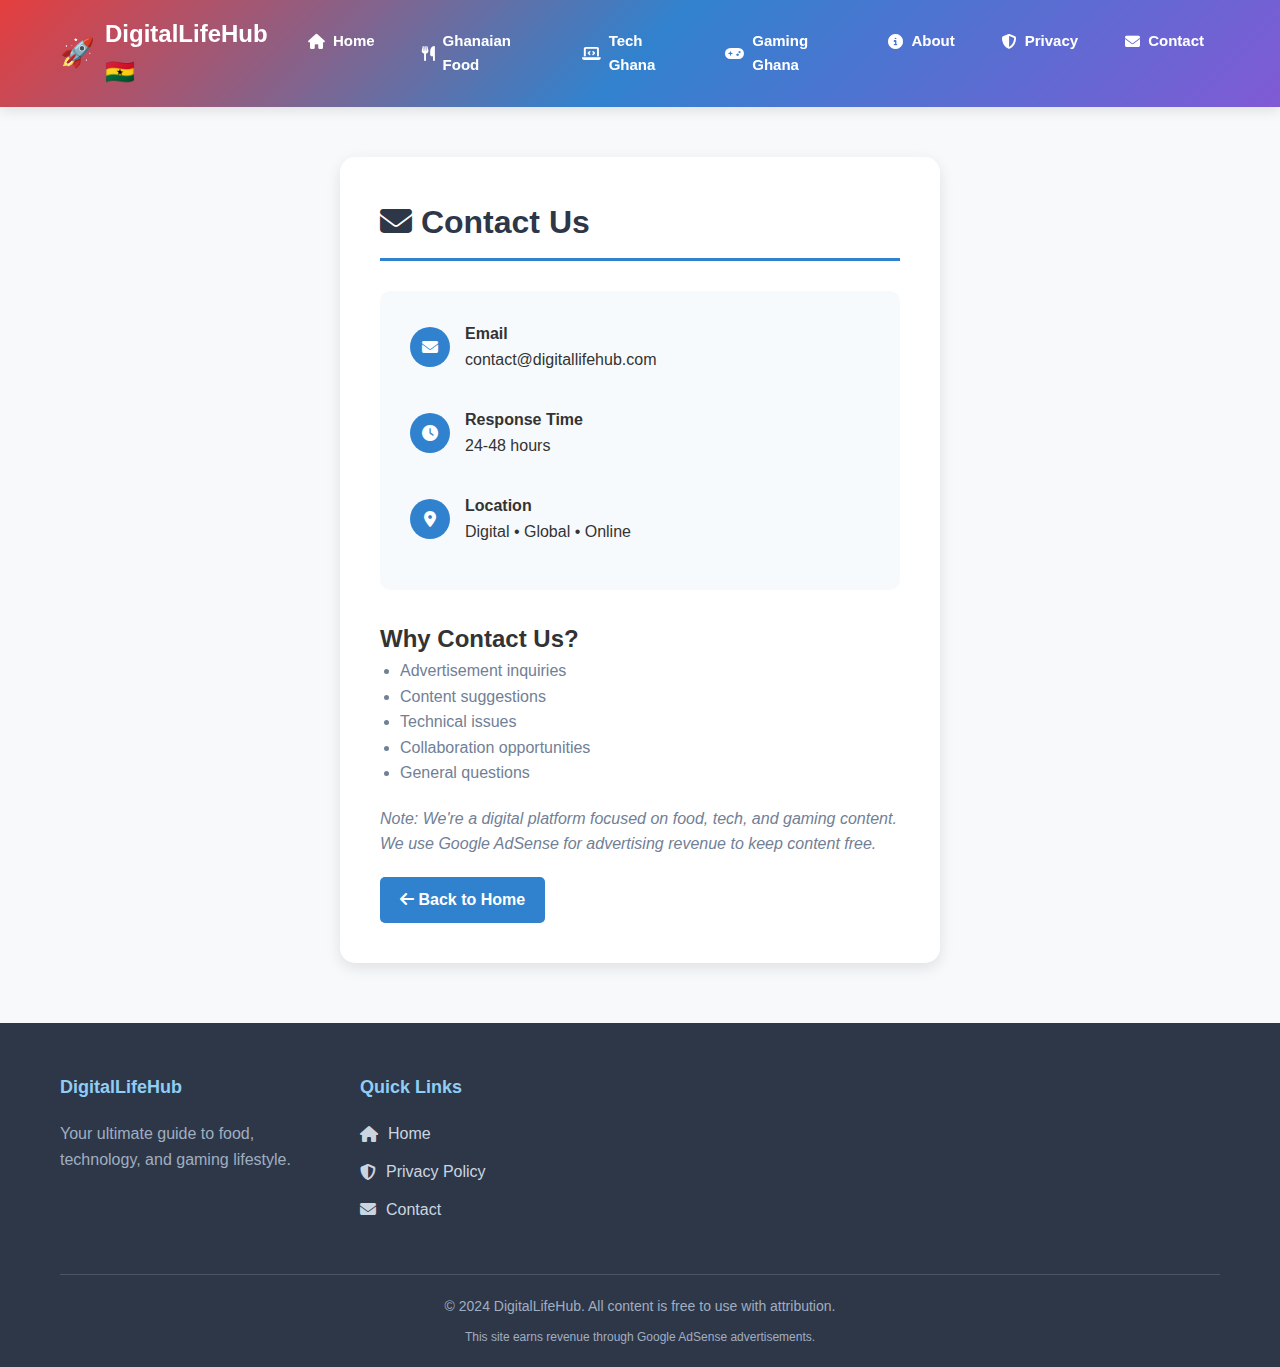
<file: contact.html>
<!DOCTYPE html>
<html lang="en">
<head>
    <meta charset="UTF-8">
    <meta name="viewport" content="width=device-width, initial-scale=1.0">
    <title>Contact Us - Digital Life Hub</title>
    <link rel="stylesheet" href="style.css">
    <link rel="stylesheet" href="https://cdnjs.cloudflare.com/ajax/libs/font-awesome/6.4.0/css/all.min.css">

    <style>
        .contact-container {
            max-width: 600px;
            margin: 50px auto;
            padding: 40px;
            background: white;
            border-radius: 15px;
            box-shadow: 0 5px 15px rgba(0,0,0,0.1);
        }
        .contact-container h1 {
            color: #2d3748;
            margin-bottom: 30px;
            border-bottom: 3px solid #3182ce;
            padding-bottom: 10px;
        }
        .contact-info {
            background: #f7fafc;
            padding: 20px;
            border-radius: 10px;
            margin-bottom: 30px;
        }
        .contact-item {
            display: flex;
            align-items: center;
            margin-bottom: 15px;
            padding: 10px;
            border-radius: 8px;
            transition: background 0.3s;
        }
        .contact-item:hover {
            background: #edf2f7;
        }
        .contact-icon {
            width: 40px;
            height: 40px;
            background: #3182ce;
            color: white;
            border-radius: 50%;
            display: flex;
            align-items: center;
            justify-content: center;
            margin-right: 15px;
        }
        .back-home {
            display: inline-block;
            margin-top: 20px;
            padding: 10px 20px;
            background: #3182ce;
            color: white;
            text-decoration: none;
            border-radius: 5px;
            font-weight: bold;
        }
        .back-home:hover {
            background: #2c5282;
        }
    </style>
</head>
<body>
       <!-- HEADER -->
    <header>
        <div class="container header-content">
            <div class="logo">
                <div class="logo-icon">🚀</div>
                <span>DigitalLifeHub <span class="ghana-badge">🇬🇭</span></span>
            </div>
            
            <!-- MOBILE MENU BUTTON -->
            <button id="mobileMenuBtn" class="mobile-menu-btn">
                <i class="fas fa-bars"></i>
            </button>
            
            <nav id="mainNav">
                <ul>
                    <li><a href="index.html"><i class="fas fa-home"></i> Home</a></li>
                    <li><a href="food.html"><i class="fas fa-utensils"></i> Ghanaian Food</a></li>
                    <li><a href="tech.html"><i class="fas fa-laptop-code"></i> Tech Ghana</a></li>
                    <li><a href="gaming.html"><i class="fas fa-gamepad"></i> Gaming Ghana</a></li>
                    <li><a href="about.html"><i class="fas fa-info-circle"></i> About</a></li>
                    <li><a href="privacy.html"><i class="fas fa-shield-alt"></i> Privacy</a></li>
                    <li><a href="contact.html"><i class="fas fa-envelope"></i> Contact</a></li>
                </ul>
            </nav>
        </div>
    </header>
    </header>

    <div class="container">
        <div class="contact-container">
            <h1><i class="fas fa-envelope"></i> Contact Us</h1>
            
            <div class="contact-info">
                <div class="contact-item">
                    <div class="contact-icon">
                        <i class="fas fa-envelope"></i>
                    </div>
                    <div>
                        <strong>Email</strong>
                        <p>contact@digitallifehub.com</p>
                    </div>
                </div>
                
                <div class="contact-item">
                    <div class="contact-icon">
                        <i class="fas fa-clock"></i>
                    </div>
                    <div>
                        <strong>Response Time</strong>
                        <p>24-48 hours</p>
                    </div>
                </div>
                
                <div class="contact-item">
                    <div class="contact-icon">
                        <i class="fas fa-map-marker-alt"></i>
                    </div>
                    <div>
                        <strong>Location</strong>
                        <p>Digital • Global • Online</p>
                    </div>
                </div>
            </div>
            
            <h2>Why Contact Us?</h2>
            <ul style="margin-left: 20px; color: #718096;">
                <li>Advertisement inquiries</li>
                <li>Content suggestions</li>
                <li>Technical issues</li>
                <li>Collaboration opportunities</li>
                <li>General questions</li>
            </ul>
            
            <p style="margin-top: 20px; color: #718096; font-style: italic;">
                Note: We're a digital platform focused on food, tech, and gaming content. 
                We use Google AdSense for advertising revenue to keep content free.
            </p>
            
            <a href="index.html" class="back-home">
                <i class="fas fa-arrow-left"></i> Back to Home
            </a>
        </div>
    </div>

    <!-- Footer (Same as index.html) -->
    <footer>
        <div class="container">
            <div class="footer-grid">
                <div class="footer-column">
                    <h3>DigitalLifeHub</h3>
                    <p style="color: #a0aec0; margin-top: 10px;">Your ultimate guide to food, technology, and gaming lifestyle.</p>
                </div>
                
                <div class="footer-column">
                    <h3>Quick Links</h3>
                    <ul>
                        <li><a href="index.html"><i class="fas fa-home"></i> Home</a></li>
                        <li><a href="privacy.html"><i class="fas fa-shield-alt"></i> Privacy Policy</a></li>
                        <li><a href="contact.html"><i class="fas fa-envelope"></i> Contact</a></li>
                    </ul>
                </div>
            </div>
            
            <div class="copyright">
                <p>© 2024 DigitalLifeHub. All content is free to use with attribution.</p>
                <p style="margin-top: 10px; font-size: 12px;">This site earns revenue through Google AdSense advertisements.</p>
            </div>
        </div>
    </footer>
</body>
</html>
</file>
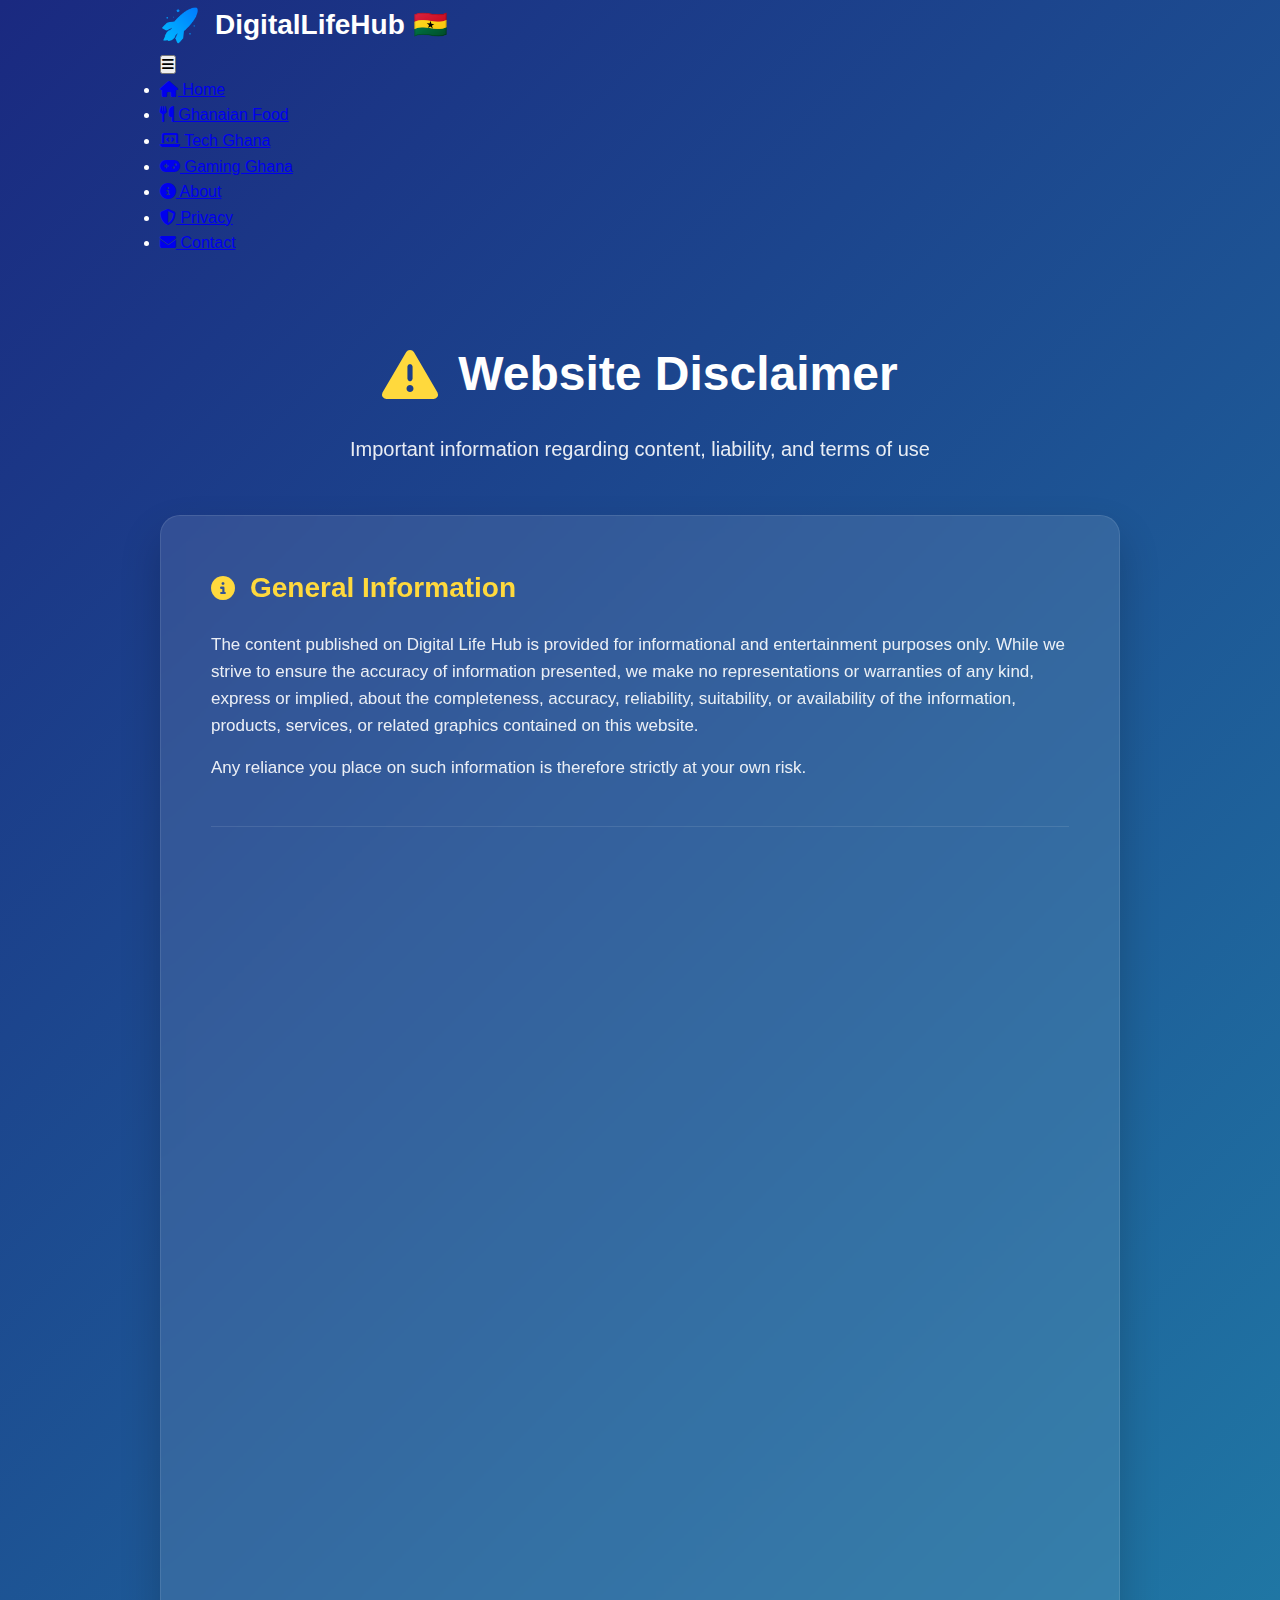
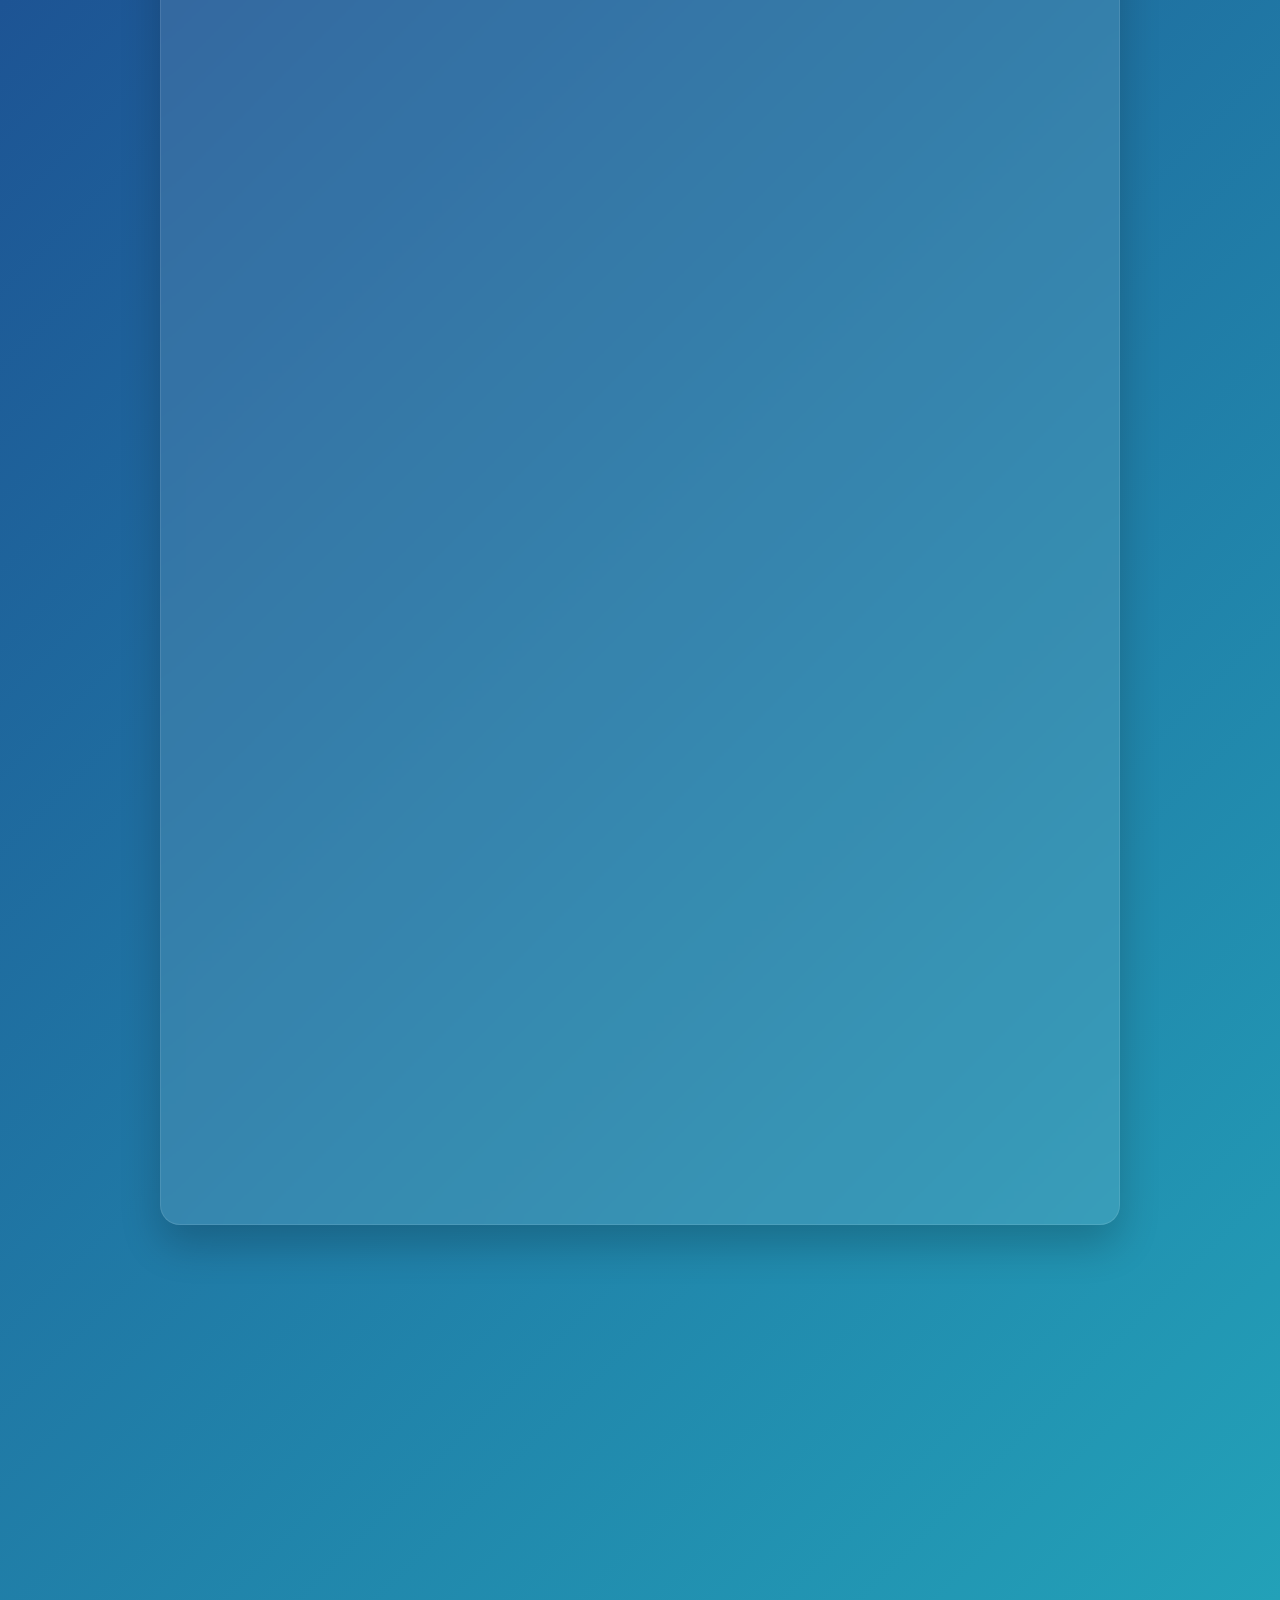
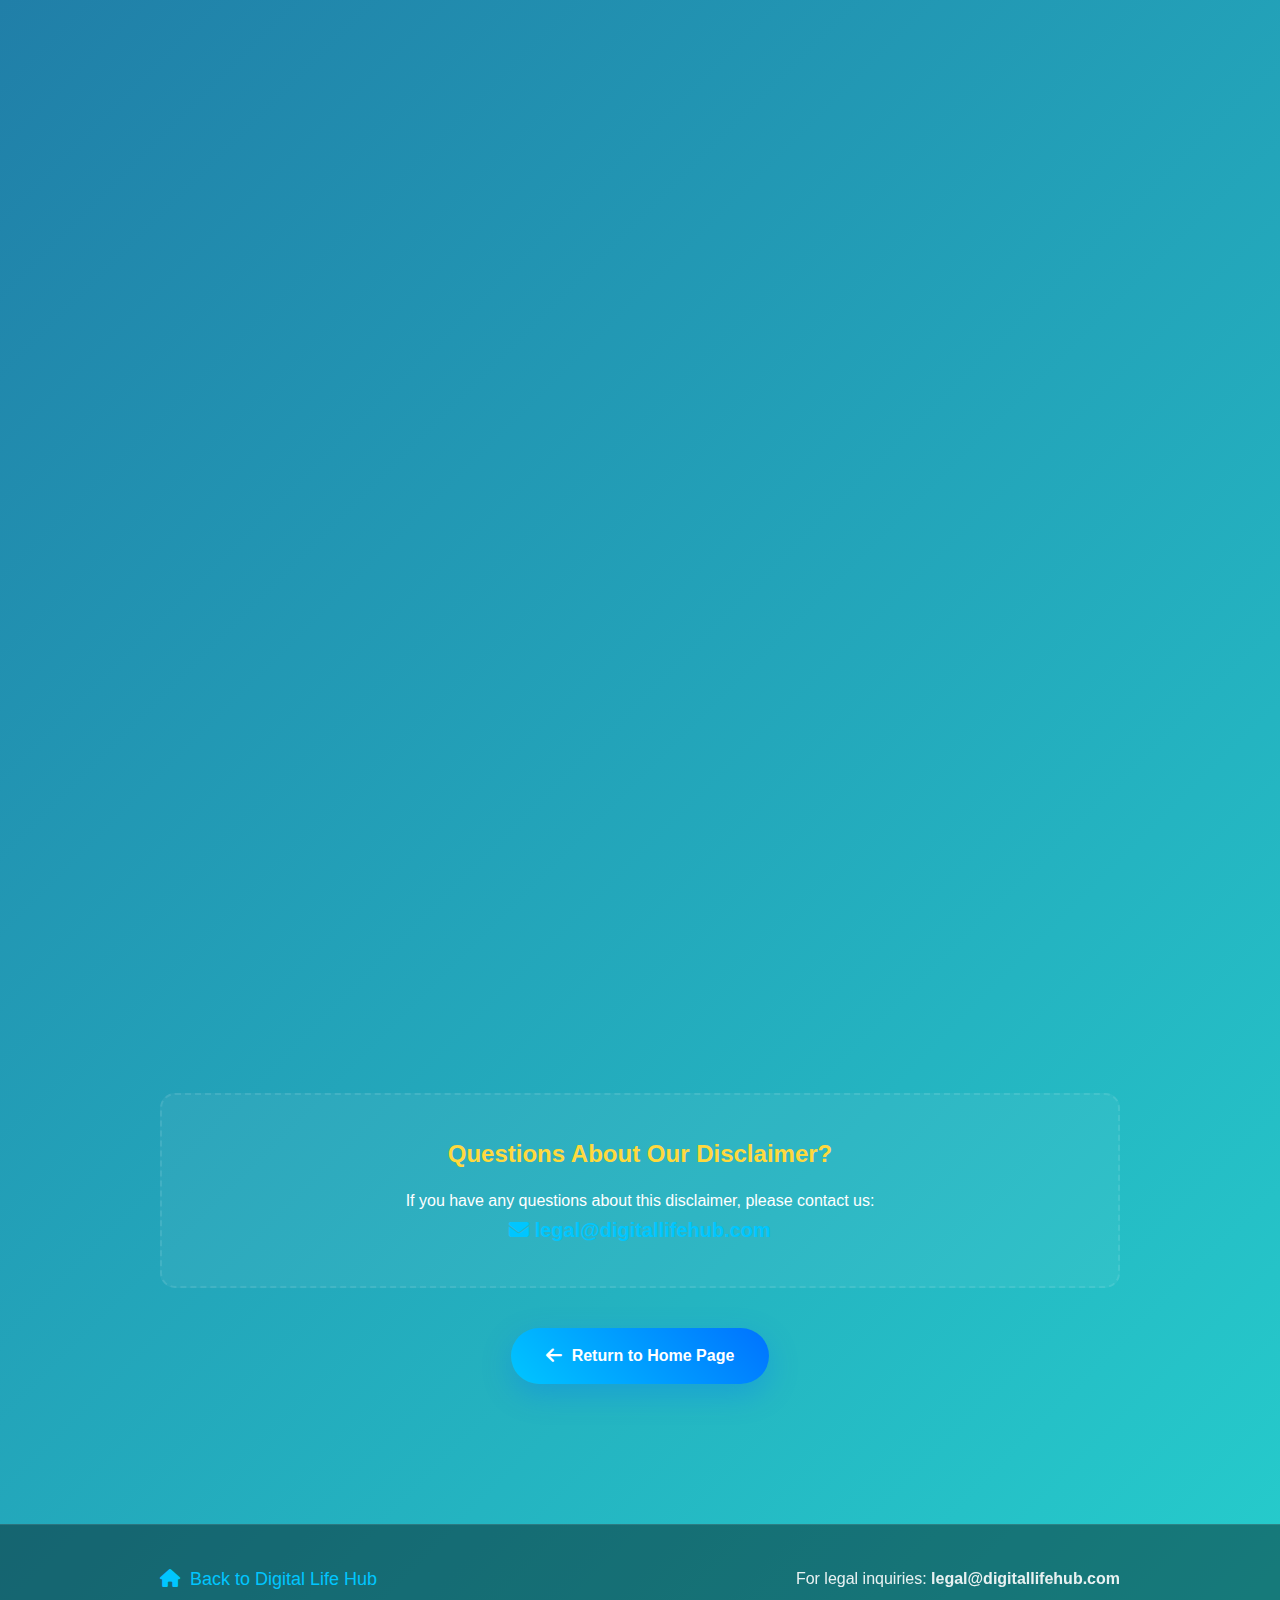
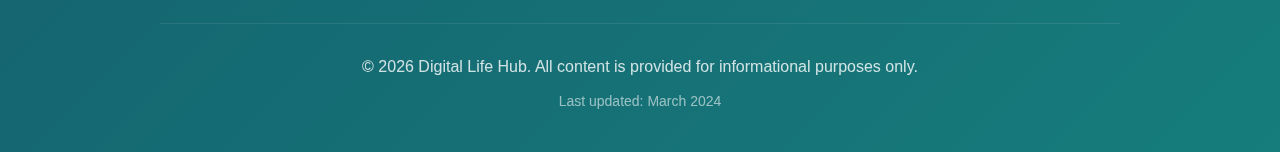
<file: disclaimer.html>
<!DOCTYPE html>
<html lang="en">
<head>
    <meta charset="UTF-8">
    <meta name="viewport" content="width=device-width, initial-scale=1.0">
    <title>Disclaimer - Digital Life Hub</title>
    <link rel="stylesheet" href="https://cdnjs.cloudflare.com/ajax/libs/font-awesome/6.4.0/css/all.min.css">
    <style>
        /* Base Styles */
        * {
            margin: 0;
            padding: 0;
            box-sizing: border-box;
        }
        
        body {
            font-family: -apple-system, BlinkMacSystemFont, 'Segoe UI', Roboto, Oxygen, Ubuntu, sans-serif;
            background: linear-gradient(135deg, #1a2980 0%, #26d0ce 100%);
            color: #fff;
            min-height: 100vh;
            line-height: 1.6;
        }
        
        .container {
            max-width: 1000px;
            margin: 0 auto;
            padding: 0 20px;
        }
        
        /* Header */
        .site-header {
            background: rgba(0, 0, 0, 0.3);
            backdrop-filter: blur(10px);
            padding: 20px 0;
            position: sticky;
            top: 0;
            z-index: 1000;
            box-shadow: 0 2px 20px rgba(0,0,0,0.2);
        }
        
        .logo {
            display: flex;
            align-items: center;
            gap: 15px;
            font-size: 28px;
            font-weight: bold;
            color: white;
            text-decoration: none;
        }
        
        .logo-icon {
            font-size: 32px;
            background: linear-gradient(45deg, #00c6ff, #0072ff);
            -webkit-background-clip: text;
            -webkit-text-fill-color: transparent;
        }
        
        /* Main Content */
        .disclaimer-page {
            padding: 80px 0;
        }
        
        .page-header {
            text-align: center;
            margin-bottom: 50px;
        }
        
        .page-header h1 {
            font-size: 48px;
            margin-bottom: 20px;
            display: flex;
            align-items: center;
            justify-content: center;
            gap: 20px;
        }
        
        .page-header .icon {
            font-size: 56px;
            color: #ffd93d;
            animation: pulse 2s infinite;
        }
        
        @keyframes pulse {
            0% { transform: scale(1); }
            50% { transform: scale(1.1); }
            100% { transform: scale(1); }
        }
        
        .page-header p {
            font-size: 20px;
            opacity: 0.9;
            max-width: 600px;
            margin: 0 auto;
        }
        
        /* Disclaimer Content */
        .disclaimer-content {
            background: rgba(255, 255, 255, 0.1);
            backdrop-filter: blur(10px);
            border-radius: 20px;
            padding: 50px;
            margin: 40px 0;
            border: 1px solid rgba(255, 255, 255, 0.1);
            box-shadow: 0 20px 40px rgba(0,0,0,0.2);
        }
        
        .disclaimer-section {
            margin-bottom: 40px;
            padding-bottom: 30px;
            border-bottom: 1px solid rgba(255, 255, 255, 0.1);
        }
        
        .disclaimer-section:last-child {
            margin-bottom: 0;
            padding-bottom: 0;
            border-bottom: none;
        }
        
        .disclaimer-section h2 {
            font-size: 28px;
            margin-bottom: 20px;
            color: #ffd93d;
            display: flex;
            align-items: center;
            gap: 15px;
        }
        
        .disclaimer-section h2 i {
            font-size: 24px;
        }
        
        .disclaimer-section p {
            margin-bottom: 15px;
            font-size: 17px;
            opacity: 0.9;
        }
        
        .disclaimer-section ul {
            margin-left: 30px;
            margin-bottom: 20px;
        }
        
        .disclaimer-section li {
            margin-bottom: 10px;
            opacity: 0.9;
        }
        
        .disclaimer-section li strong {
            color: #ffd93d;
        }
        
        /* Important Notice */
        .important-notice {
            background: rgba(255, 217, 61, 0.1);
            border-left: 4px solid #ffd93d;
            padding: 25px;
            border-radius: 10px;
            margin: 30px 0;
        }
        
        .important-notice h3 {
            color: #ffd93d;
            margin-bottom: 10px;
            font-size: 22px;
        }
        
        /* Contact Section */
        .contact-section {
            text-align: center;
            padding: 40px;
            background: rgba(255, 255, 255, 0.05);
            border-radius: 15px;
            margin: 40px 0;
            border: 2px dashed rgba(255, 255, 255, 0.1);
        }
        
        .contact-section h3 {
            color: #ffd93d;
            margin-bottom: 15px;
            font-size: 24px;
        }
        
        .contact-email {
            font-size: 20px;
            color: #00c6ff;
            text-decoration: none;
            font-weight: bold;
            transition: all 0.3s ease;
        }
        
        .contact-email:hover {
            color: #ffd93d;
        }
        
        /* Buttons */
        .btn {
            display: inline-flex;
            align-items: center;
            gap: 10px;
            padding: 15px 35px;
            background: linear-gradient(45deg, #00c6ff, #0072ff);
            color: white;
            text-decoration: none;
            border-radius: 50px;
            font-weight: bold;
            font-size: 16px;
            border: none;
            cursor: pointer;
            transition: all 0.3s ease;
            box-shadow: 0 10px 30px rgba(0, 114, 255, 0.3);
        }
        
        .btn:hover {
            transform: translateY(-3px);
            box-shadow: 0 15px 40px rgba(0, 114, 255, 0.4);
        }
        
        .btn i {
            font-size: 18px;
        }
        
        /* Footer */
        .site-footer {
            background: rgba(0, 0, 0, 0.4);
            padding: 40px 0;
            margin-top: 60px;
            border-top: 1px solid rgba(255, 255, 255, 0.1);
        }
        
        .footer-content {
            display: flex;
            justify-content: space-between;
            align-items: center;
            flex-wrap: wrap;
            gap: 20px;
        }
        
        .back-home {
            color: #00c6ff;
            text-decoration: none;
            font-size: 18px;
            display: flex;
            align-items: center;
            gap: 10px;
            transition: all 0.3s ease;
        }
        
        .back-home:hover {
            gap: 15px;
            color: #ffd93d;
        }
        
        .copyright {
            text-align: center;
            padding-top: 30px;
            border-top: 1px solid rgba(255, 255, 255, 0.1);
            margin-top: 30px;
            opacity: 0.8;
        }
        
        /* Responsive Design */
        @media (max-width: 768px) {
            .page-header h1 {
                font-size: 36px;
                flex-direction: column;
                gap: 10px;
            }
            
            .page-header .icon {
                font-size: 48px;
            }
            
            .disclaimer-content {
                padding: 30px 20px;
            }
            
            .disclaimer-section h2 {
                font-size: 24px;
            }
            
            .footer-content {
                flex-direction: column;
                text-align: center;
            }
        }
        
        @media (max-width: 480px) {
            .page-header h1 {
                font-size: 28px;
            }
            
            .page-header p {
                font-size: 16px;
            }
            
            .disclaimer-section h2 {
                font-size: 20px;
            }
            
            .disclaimer-section p {
                font-size: 15px;
            }
        }
        
        /* Scroll Animation */
        .disclaimer-section, .important-notice {
            opacity: 0;
            transform: translateY(30px);
            transition: opacity 0.6s ease, transform 0.6s ease;
        }
        
        .disclaimer-section.visible, .important-notice.visible {
            opacity: 1;
            transform: translateY(0);
        }
    </style>
</head>
<body>
        <!-- HEADER -->
    <header>
        <div class="container header-content">
            <div class="logo">
                <div class="logo-icon">🚀</div>
                <span>DigitalLifeHub <span class="ghana-badge">🇬🇭</span></span>
            </div>
            
            <!-- MOBILE MENU BUTTON -->
            <button id="mobileMenuBtn" class="mobile-menu-btn">
                <i class="fas fa-bars"></i>
            </button>
            
            <nav id="mainNav">
                <ul>
                    <li><a href="index.html"><i class="fas fa-home"></i> Home</a></li>
                    <li><a href="food.html"><i class="fas fa-utensils"></i> Ghanaian Food</a></li>
                    <li><a href="tech.html"><i class="fas fa-laptop-code"></i> Tech Ghana</a></li>
                    <li><a href="gaming.html"><i class="fas fa-gamepad"></i> Gaming Ghana</a></li>
                    <li><a href="about.html"><i class="fas fa-info-circle"></i> About</a></li>
                    <li><a href="privacy.html"><i class="fas fa-shield-alt"></i> Privacy</a></li>
                    <li><a href="contact.html"><i class="fas fa-envelope"></i> Contact</a></li>
                </ul>
            </nav>
        </div>
    </header>

    <!-- Main Content -->
    <main class="disclaimer-page">
        <div class="container">
            <!-- Page Header -->
            <div class="page-header">
                <h1>
                    <i class="fas fa-exclamation-triangle icon"></i>
                    Website Disclaimer
                </h1>
                <p>Important information regarding content, liability, and terms of use</p>
            </div>

            <!-- Disclaimer Content -->
            <div class="disclaimer-content">
                <!-- General Disclaimer -->
                <div class="disclaimer-section">
                    <h2><i class="fas fa-info-circle"></i> General Information</h2>
                    <p>The content published on Digital Life Hub is provided for informational and entertainment purposes only. While we strive to ensure the accuracy of information presented, we make no representations or warranties of any kind, express or implied, about the completeness, accuracy, reliability, suitability, or availability of the information, products, services, or related graphics contained on this website.</p>
                    <p>Any reliance you place on such information is therefore strictly at your own risk.</p>
                </div>

                <!-- No Professional Advice -->
                <div class="disclaimer-section">
                    <h2><i class="fas fa-user-md"></i> Not Professional Advice</h2>
                    <p><strong>Important:</strong> The content on this website does not constitute professional advice of any kind, including but not limited to:</p>
                    <ul>
                        <li><strong>Medical/Health Advice:</strong> Food and nutrition articles are for informational purposes only. Consult healthcare professionals for medical advice.</li>
                        <li><strong>Financial Advice:</strong> Money-making or financial articles are educational only. Consult financial advisors for investment decisions.</li>
                        <li><strong>Technical Advice:</strong> Tech tutorials and guides are provided "as is." We're not responsible for any technical issues that may arise.</li>
                        <li><strong>Legal Advice:</strong> No content on this site should be considered legal advice.</li>
                    </ul>
                </div>

                <!-- Important Notice -->
                <div class="important-notice">
                    <h3><i class="fas fa-exclamation-circle"></i> Critical Notice to Users</h3>
                    <p>In no event will Digital Life Hub, its owners, authors, or affiliates be liable for any loss or damage including without limitation, indirect or consequential loss or damage, or any loss or damage whatsoever arising from loss of data or profits arising out of, or in connection with, the use of this website.</p>
                </div>

                <!-- External Links -->
                <div class="disclaimer-section">
                    <h2><i class="fas fa-external-link-alt"></i> External Links Disclaimer</h2>
                    <p>Our website may contain links to external websites that are not provided or maintained by or in any way affiliated with Digital Life Hub. Please note that:</p>
                    <ul>
                        <li>We do not guarantee the accuracy, relevance, timeliness, or completeness of any information on these external websites</li>
                        <li>The inclusion of any links does not necessarily imply a recommendation or endorse the views expressed within them</li>
                        <li>We have no control over the nature, content, and availability of those sites</li>
                        <li>You acknowledge and agree that we shall not be responsible or liable for any damage or loss caused by or in connection with use of any external websites</li>
                    </ul>
                </div>

                <!-- Content Accuracy -->
                <div class="disclaimer-section">
                    <h2><i class="fas fa-check-circle"></i> Content Accuracy & Updates</h2>
                    <p>Every effort is made to keep the website up and running smoothly. However, Digital Life Hub takes no responsibility for, and will not be liable for, the website being temporarily unavailable due to technical issues beyond our control.</p>
                    <p>Information on this website may become outdated. We make no commitment to update the materials. The content may include technical inaccuracies or typographical errors.</p>
                </div>

                <!-- User Responsibility -->
                <div class="disclaimer-section">
                    <h2><i class="fas fa-user-shield"></i> User Responsibility</h2>
                    <p>By using this website, you acknowledge that:</p>
                    <ul>
                        <li>You are responsible for your own actions and decisions based on the information provided</li>
                        <li>You should verify any information before relying on it</li>
                        <li>You use the website at your own risk</li>
                        <li>You are responsible for ensuring that any products, services, or information available through this website meet your specific requirements</li>
                    </ul>
                </div>

                <!-- Affiliate & Advertising -->
                <div class="disclaimer-section">
                    <h2><i class="fas fa-ad"></i> Advertising & Affiliate Disclosure</h2>
                    <p>Digital Life Hub uses Google AdSense to display advertisements. We may also participate in affiliate marketing programs, which means we may earn commissions on purchases made through our links to retailer sites.</p>
                    <p>These advertisements and affiliate links help support the free content we provide. However, they do not influence our editorial content or recommendations.</p>
                </div>
            </div>
            <!-- Monetization & AdSense Disclosure Section -->
            <div class="disclaimer-section">
                <h2>
                    <i class="fas fa-money-bill-wave"></i> Monetization & Google AdSense
                </h2>
                <p>
                    <strong>Digital Life Hub is monetized with Google AdSense.</strong> This means we display targeted advertisements to help support free content creation. Here's what you need to know:
                </p>
                
                <div class="important-notice">
                    <h3>No Commission or Bias</h3>
                    <p>AdSense advertisements are displayed automatically by Google. We do not:
                    <ul style="margin-top: 10px; margin-left: 20px;">
                        <li>Charge readers to access content</li>
                        <li>Receive commission from products we recommend</li>
                        <li>Modify editorial content based on advertisers</li>
                        <li>Promote products we don't believe in</li>
                    </ul>
                    </p>
                </div>
                
                <h3 style="color: #ffd93d; margin-top: 25px; margin-bottom: 15px;">How Our Ads Work</h3>
                <ul>
                    <li><strong>Contextual Ads:</strong> Google shows ads relevant to our content (food, tech, gaming) and your interests</li>
                    <li><strong>Automatic Placement:</strong> Ad locations are managed by AdSense to provide optimal user experience</li>
                    <li><strong>Privacy-Compliant:</strong> No selling of personal data; Google handles all data according to privacy policies</li>
                    <li><strong>Non-Intrusive:</strong> We aim to balance content quality with reasonable advertising</li>
                </ul>
                
                <h3 style="color: #ffd93d; margin-top: 25px; margin-bottom: 15px;">Affiliate Disclosure</h3>
                <p>
                    Some articles may contain affiliate links (when applicable). If you purchase through these links, we may receive a small commission at no extra cost to you. This further supports our ability to create quality content.
                </p>
                <p style="margin-top: 10px;">
                    <strong>Example:</strong> "We recommend product X" = <em>potential affiliate link</em>. Purchases help support our site.
                </p>
                
                <h3 style="color: #ffd93d; margin-top: 25px; margin-bottom: 15px;">Ad Blocking</h3>
                <p>
                    If you use an ad blocker:
                </p>
                <ul>
                    <li>Content remains fully accessible</li>
                    <li>We understand if you choose to use one</li>
                    <li>Your privacy and user experience remain our priority</li>
                    <li>If our ads aren't intrusive, please consider disabling your blocker to support us</li>
                </ul>
                
                <h3 style="color: #ffd93d; margin-top: 25px; margin-bottom: 15px;">Content Quality</h3>
                <p>
                    Our monetization strategy does NOT affect our content quality. We:
                </p>
                <ul>
                    <li>Research each article thoroughly</li>
                    <li>Fact-check information before publishing</li>
                    <li>Use AI assistance transparently (see <a href="about.html#ai-disclosure" style="color: #00c6ff; text-decoration: underline;">AI Disclosure</a>)</li>
                    <li>Never claim expertise we don't have</li>
                    <li>Always prioritize reader trust over ad revenue</li>
                </ul>
            </div>
            <!-- Contact Section -->
            <div class="contact-section">
                <h3>Questions About Our Disclaimer?</h3>
                <p>If you have any questions about this disclaimer, please contact us:</p>
                <a href="mailto:legal@digitallifehub.com" class="contact-email">
                    <i class="fas fa-envelope"></i> legal@digitallifehub.com
                </a>
            </div>

            <!-- Navigation -->
            <div style="text-align: center; margin-top: 40px;">
                <a href="index.html" class="btn">
                    <i class="fas fa-arrow-left"></i>
                    Return to Home Page
                </a>
            </div>
        </div>
    </main>

    <!-- Footer -->
    <footer class="site-footer">
        <div class="container">
            <div class="footer-content">
                <a href="index.html" class="back-home">
                    <i class="fas fa-home"></i>
                    Back to Digital Life Hub
                </a>
                <div>
                    <p style="opacity: 0.9;">For legal inquiries: <strong>legal@digitallifehub.com</strong></p>
                </div>
            </div>
            <div class="copyright">
                <p>© 2024 Digital Life Hub. All content is provided for informational purposes only.</p>
                <p style="margin-top: 10px; font-size: 14px; opacity: 0.7;">Last updated: March 2024</p>
            </div>
        </div>
    </footer>

    <script>
        // Intersection Observer for scroll animations
        const observer = new IntersectionObserver((entries) => {
            entries.forEach(entry => {
                if (entry.isIntersecting) {
                    entry.target.classList.add('visible');
                }
            });
        }, {
            threshold: 0.1,
            rootMargin: '0px 0px -50px 0px'
        });

        // Observe all disclaimer sections
        document.querySelectorAll('.disclaimer-section, .important-notice').forEach(el => {
            observer.observe(el);
        });

        // Smooth scrolling for anchor links
        document.querySelectorAll('a[href^="#"]').forEach(anchor => {
            anchor.addEventListener('click', function (e) {
                e.preventDefault();
                const target = document.querySelector(this.getAttribute('href'));
                if (target) {
                    target.scrollIntoView({
                        behavior: 'smooth',
                        block: 'start'
                    });
                }
            });
        });

        // Update copyright year
        document.addEventListener('DOMContentLoaded', function() {
            const yearSpan = document.querySelector('.copyright p');
            if (yearSpan) {
                yearSpan.innerHTML = yearSpan.innerHTML.replace('2024', new Date().getFullYear());
            }
        });
    </script>
</body>
</html>
</file>
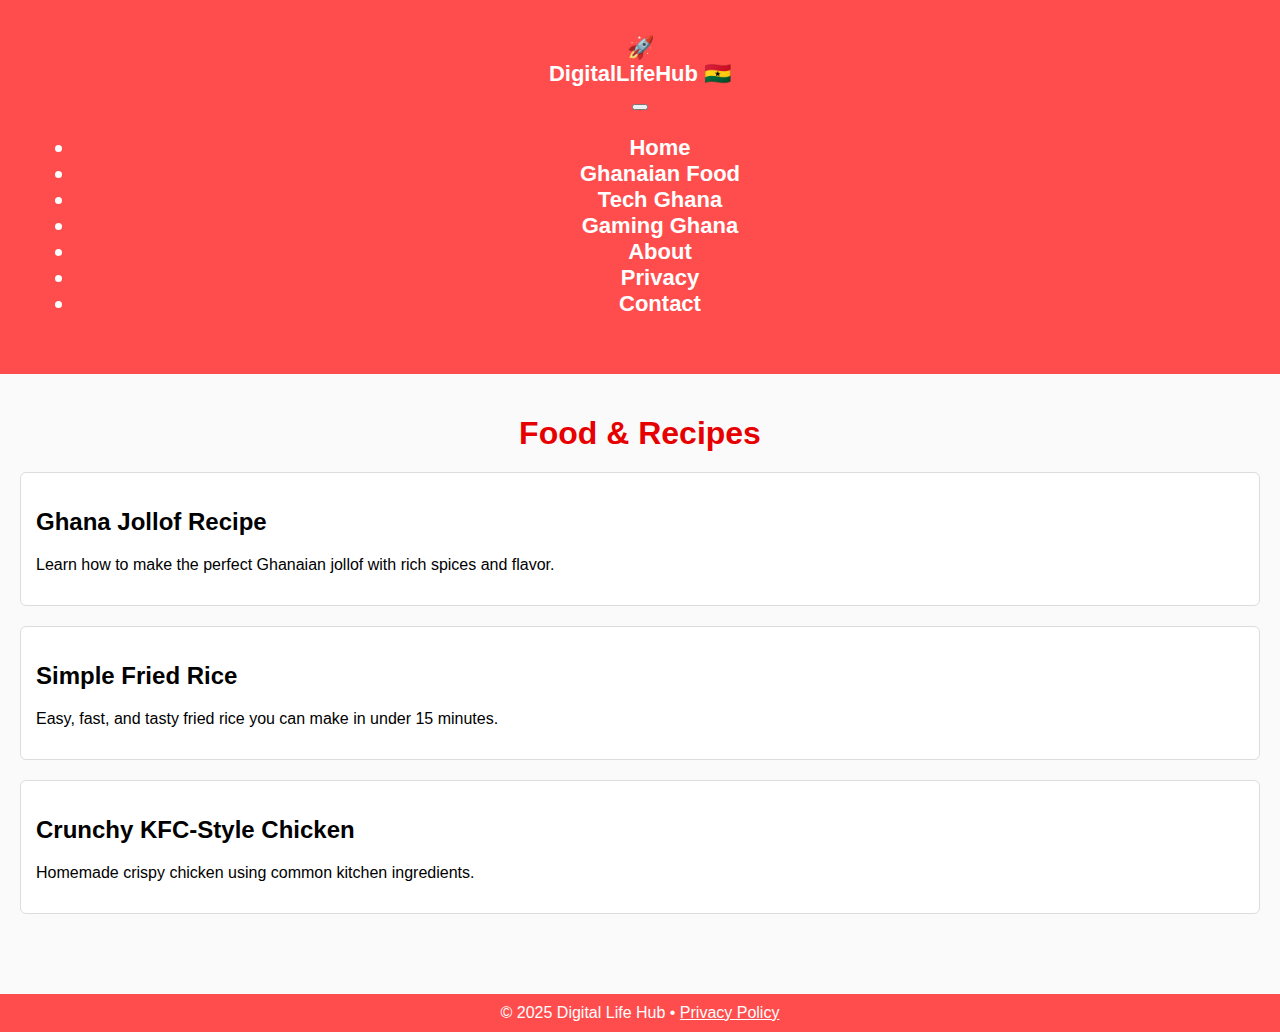
<file: food&recipies.html>
<!DOCTYPE html>
<html lang="en">
<head>
    <meta charset="UTF-8">
    <meta name="viewport" content="width=device-width, initial-scale=1.0">
    <title>Food & Recipes – Digital Life Hub</title>

    <style>
        body {
            font-family: Arial, sans-serif;
            margin: 0;
            padding: 0;
            background: #fafafa;
        }

        header {
            background: #ff4d4d;
            padding: 15px;
            text-align: center;
            color: white;
            font-size: 22px;
            font-weight: bold;
        }

        header a {
            color: white;
            text-decoration: none;
        }

        .container {
            padding: 20px;
        }

        h1 {
            text-align: center;
            margin-bottom: 20px;
            color: #e60000;
        }

        .recipe-box {
            background: white;
            padding: 15px;
            margin-bottom: 20px;
            border-radius: 6px;
            border: 1px solid #ddd;
        }

        footer {
            background: #ff4d4d;
            color: white;
            text-align: center;
            padding: 10px;
            margin-top: 40px;
        }

        footer a {
            color: white;
            text-decoration: underline;
        }
    </style>
</head>
<body>

    <!-- HEADER -->
    <header>
        <div class="container header-content">
            <div class="logo">
                <div class="logo-icon">🚀</div>
                <span>DigitalLifeHub <span class="ghana-badge">🇬🇭</span></span>
            </div>
            
            <!-- MOBILE MENU BUTTON -->
            <button id="mobileMenuBtn" class="mobile-menu-btn">
                <i class="fas fa-bars"></i>
            </button>
            
            <nav id="mainNav">
                <ul>
                    <li><a href="index.html"><i class="fas fa-home"></i> Home</a></li>
                    <li><a href="food.html"><i class="fas fa-utensils"></i> Ghanaian Food</a></li>
                    <li><a href="tech.html"><i class="fas fa-laptop-code"></i> Tech Ghana</a></li>
                    <li><a href="gaming.html"><i class="fas fa-gamepad"></i> Gaming Ghana</a></li>
                    <li><a href="about.html"><i class="fas fa-info-circle"></i> About</a></li>
                    <li><a href="privacy.html"><i class="fas fa-shield-alt"></i> Privacy</a></li>
                    <li><a href="contact.html"><i class="fas fa-envelope"></i> Contact</a></li>
                </ul>
            </nav>
        </div>
    </header>

<div class="container">
    <h1>Food & Recipes</h1>

    <div class="recipe-box">
        <h2>Ghana Jollof Recipe</h2>
        <p>Learn how to make the perfect Ghanaian jollof with rich spices and flavor.</p>
    </div>

    <div class="recipe-box">
        <h2>Simple Fried Rice</h2>
        <p>Easy, fast, and tasty fried rice you can make in under 15 minutes.</p>
    </div>

    <div class="recipe-box">
        <h2>Crunchy KFC-Style Chicken</h2>
        <p>Homemade crispy chicken using common kitchen ingredients.</p>
    </div>
</div>

<footer>
    © 2025 Digital Life Hub • <a href="privacy-policy.html">Privacy Policy</a>
</footer>

</body>
</html>
</file>
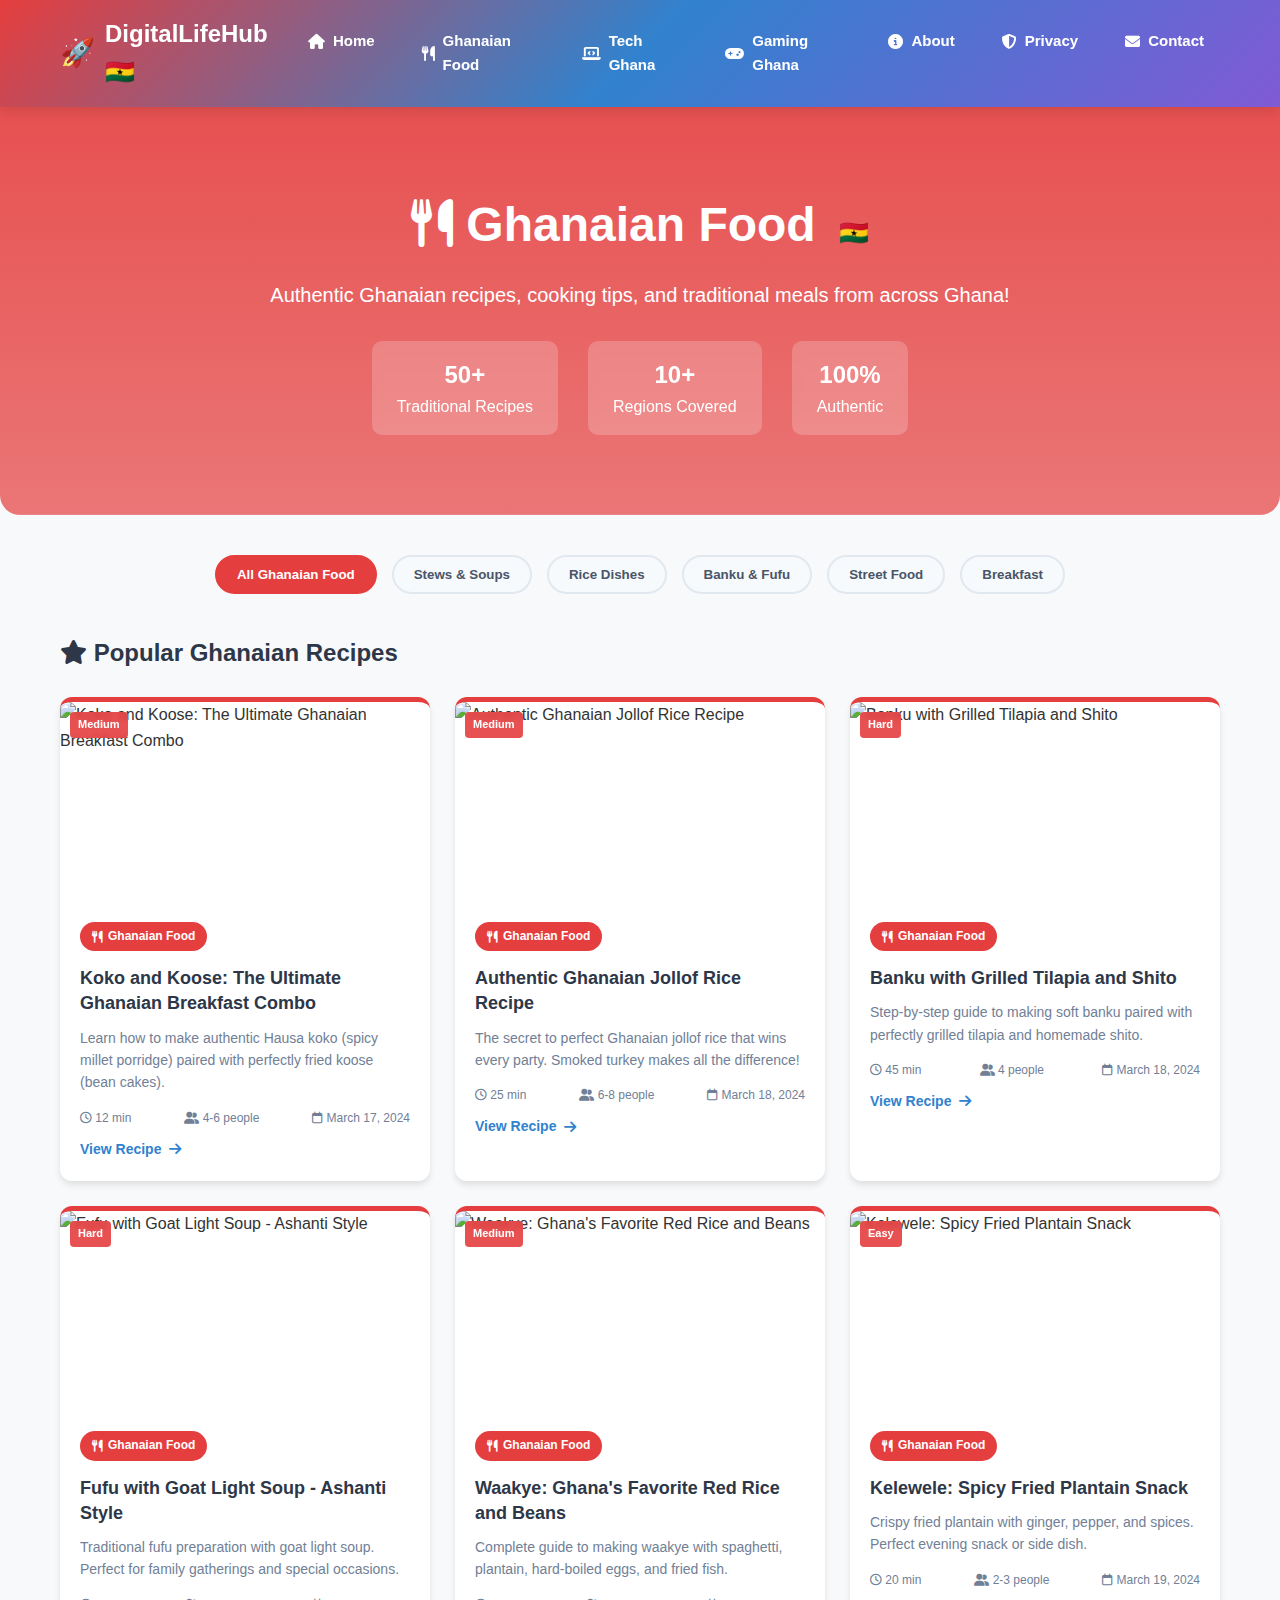
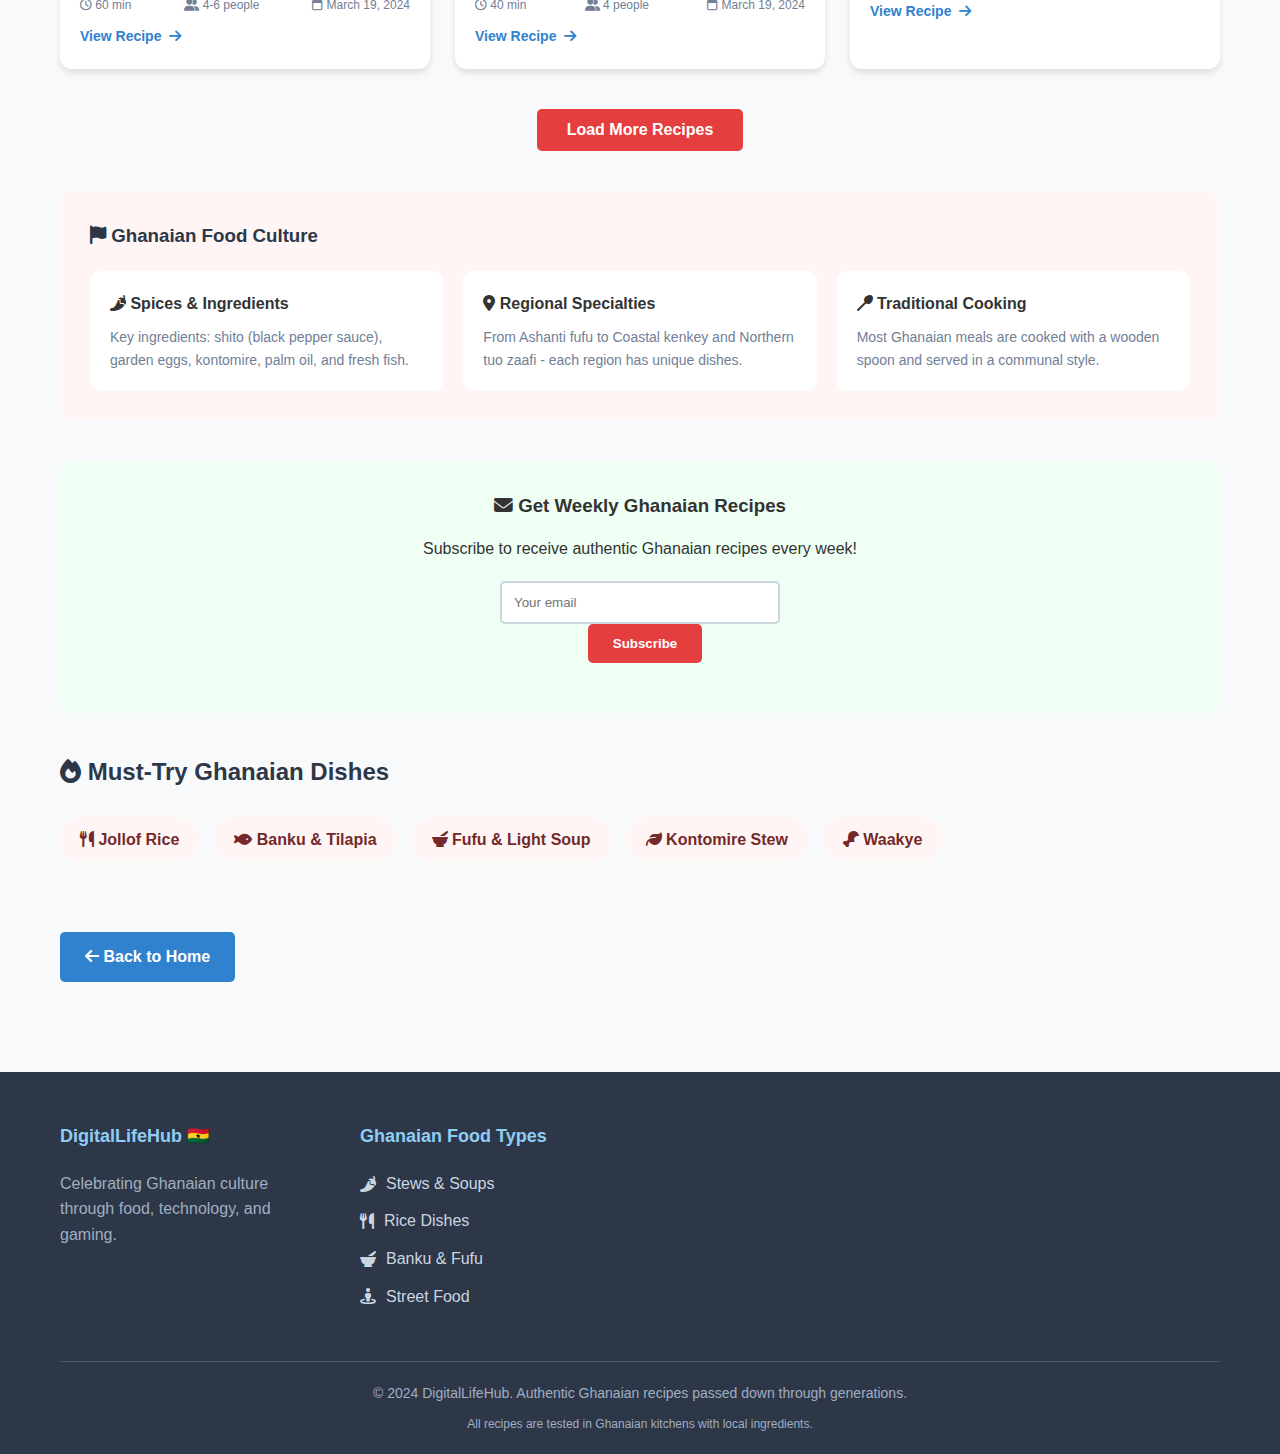
<file: food.html>
<!DOCTYPE html>
<html lang="en">
<head>
    <meta charset="UTF-8">
    <meta name="viewport" content="width=device-width, initial-scale=1.0">
    <title>Ghanaian Food & Recipes - Digital Life Hub</title>
    <link rel="stylesheet" href="style.css">
    <link rel="stylesheet" href="https://cdnjs.cloudflare.com/ajax/libs/font-awesome/6.4.0/css/all.min.css">
    <style>
        .category-hero {
            background: linear-gradient(rgba(229, 62, 62, 0.9), rgba(229, 62, 62, 0.7)), 
                        url('https://images.unsplash.com/photo-1565958011703-44f9829ba187?ixlib=rb-4.0.3&auto=format&fit=crop&w=1200&q=80');
            background-size: cover;
            background-position: center;
            color: white;
            padding: 80px 0;
            text-align: center;
            margin-bottom: 40px;
            border-radius: 0 0 20px 20px;
        }
        .category-title {
            font-size: 48px;
            margin-bottom: 15px;
        }
        .category-stats {
            display: flex;
            justify-content: center;
            gap: 30px;
            margin-top: 30px;
            flex-wrap: wrap;
        }
        .stat-box {
            background: rgba(255,255,255,0.2);
            padding: 15px 25px;
            border-radius: 10px;
            backdrop-filter: blur(5px);
        }
        .filter-buttons {
            display: flex;
            justify-content: center;
            gap: 15px;
            margin: 30px 0;
            flex-wrap: wrap;
        }
        .filter-btn {
            background: #f7fafc;
            border: 2px solid #e2e8f0;
            padding: 10px 20px;
            border-radius: 25px;
            cursor: pointer;
            font-weight: bold;
            color: #4a5568;
            transition: all 0.3s;
        }
        .filter-btn:hover, .filter-btn.active {
            background: #e53e3e;
            color: white;
            border-color: #e53e3e;
        }
        .back-home {
            display: inline-block;
            margin: 30px 0;
            padding: 12px 25px;
            background: #3182ce;
            color: white;
            text-decoration: none;
            border-radius: 5px;
            font-weight: bold;
        }
        .back-home:hover {
            background: #2c5282;
        }
        .ghana-flag {
            display: inline-block;
            margin-left: 10px;
            font-size: 24px;
        }
    </style>
</head>
<body>
       <!-- HEADER -->
    <header>
        <div class="container header-content">
            <div class="logo">
                <div class="logo-icon">🚀</div>
                <span>DigitalLifeHub <span class="ghana-badge">🇬🇭</span></span>
            </div>
            
            <!-- MOBILE MENU BUTTON -->
            <button id="mobileMenuBtn" class="mobile-menu-btn">
                <i class="fas fa-bars"></i>
            </button>
            
            <nav id="mainNav">
                <ul>
                    <li><a href="index.html"><i class="fas fa-home"></i> Home</a></li>
                    <li><a href="food.html"><i class="fas fa-utensils"></i> Ghanaian Food</a></li>
                    <li><a href="tech.html"><i class="fas fa-laptop-code"></i> Tech Ghana</a></li>
                    <li><a href="gaming.html"><i class="fas fa-gamepad"></i> Gaming Ghana</a></li>
                    <li><a href="about.html"><i class="fas fa-info-circle"></i> About</a></li>
                    <li><a href="privacy.html"><i class="fas fa-shield-alt"></i> Privacy</a></li>
                    <li><a href="contact.html"><i class="fas fa-envelope"></i> Contact</a></li>
                </ul>
            </nav>
        </div>
    </header>

    <!-- Food Hero Section -->
    <section class="category-hero">
        <div class="container">
            <h1 class="category-title">
                <i class="fas fa-utensils"></i> Ghanaian Food 
                <span class="ghana-flag">🇬🇭</span>
            </h1>
            <p style="font-size: 20px; max-width: 800px; margin: 0 auto;">Authentic Ghanaian recipes, cooking tips, and traditional meals from across Ghana!</p>
            
            <div class="category-stats">
                <div class="stat-box">
                    <div style="font-size: 24px; font-weight: bold;">50+</div>
                    <div>Traditional Recipes</div>
                </div>
                <div class="stat-box">
                    <div style="font-size: 24px; font-weight: bold;">10+</div>
                    <div>Regions Covered</div>
                </div>
                <div class="stat-box">
                    <div style="font-size: 24px; font-weight: bold;">100%</div>
                    <div>Authentic</div>
                </div>
            </div>
        </div>
    </section>

    <div class="container">
        <!-- Filter Buttons -->
        <div class="filter-buttons">
            <button class="filter-btn active" data-filter="all">All Ghanaian Food</button>
            <button class="filter-btn" data-filter="stew">Stews & Soups</button>
            <button class="filter-btn" data-filter="rice">Rice Dishes</button>
            <button class="filter-btn" data-filter="banku">Banku & Fufu</button>
            <button class="filter-btn" data-filter="street">Street Food</button>
            <button class="filter-btn" data-filter="breakfast">Breakfast</button>
        </div>

        <!-- Featured Ghanaian Recipes -->
        <h2 style="margin: 40px 0 25px 0; color: #2d3748;">
            <i class="fas fa-star"></i> Popular Ghanaian Recipes
        </h2>
        
        <div class="articles-grid" id="food-articles">
            <!-- Ghanaian food articles will be loaded by JavaScript -->
            <div style="text-align: center; padding: 50px; color: #718096;">
                <i class="fas fa-utensils fa-3x" style="margin-bottom: 20px; color: #e53e3e;"></i>
                <h3>Loading Ghanaian recipes...</h3>
                <p>Authentic Ghanaian recipes will appear here shortly.</p>
            </div>
        </div>

        <!-- Load More Button -->
        <div style="text-align: center; margin: 40px 0;">
            <button id="load-more-food" class="load-more-btn">Load More Recipes</button>
            <div id="loading-food" style="display: none; margin-top: 20px;">
                <i class="fas fa-spinner fa-spin"></i> Loading more Ghanaian recipes...
            </div>
        </div>

        <!-- Ghanaian Food Culture -->
        <div style="background: #fff5f5; padding: 30px; border-radius: 15px; margin: 40px 0;">
            <h3 style="color: #2d3748;">
                <i class="fas fa-flag"></i> Ghanaian Food Culture
            </h3>
            <div style="display: grid; grid-template-columns: repeat(auto-fit, minmax(250px, 1fr)); gap: 20px; margin-top: 20px;">
                <div style="background: white; padding: 20px; border-radius: 10px;">
                    <h4><i class="fas fa-pepper-hot"></i> Spices & Ingredients</h4>
                    <p style="font-size: 14px; color: #718096; margin-top: 10px;">
                        Key ingredients: shito (black pepper sauce), garden eggs, kontomire, palm oil, and fresh fish.
                    </p>
                </div>
                <div style="background: white; padding: 20px; border-radius: 10px;">
                    <h4><i class="fas fa-map-marker-alt"></i> Regional Specialties</h4>
                    <p style="font-size: 14px; color: #718096; margin-top: 10px;">
                        From Ashanti fufu to Coastal kenkey and Northern tuo zaafi - each region has unique dishes.
                    </p>
                </div>
                <div style="background: white; padding: 20px; border-radius: 10px;">
                    <h4><i class="fas fa-utensil-spoon"></i> Traditional Cooking</h4>
                    <p style="font-size: 14px; color: #718096; margin-top: 10px;">
                        Most Ghanaian meals are cooked with a wooden spoon and served in a communal style.
                    </p>
                </div>
            </div>
        </div>

        <!-- Newsletter Section -->
        <div style="background: #f0fff4; padding: 30px; border-radius: 15px; margin: 40px 0; text-align: center;">
            <h3><i class="fas fa-envelope"></i> Get Weekly Ghanaian Recipes</h3>
            <p style="margin: 15px 0;">Subscribe to receive authentic Ghanaian recipes every week!</p>
            <div style="max-width: 400px; margin: 20px auto;">
                <input type="email" id="food-email" placeholder="Your email" style="width: 70%; padding: 12px; border: 2px solid #cbd5e0; border-radius: 5px;">
                <button id="food-subscribe-btn" style="background: #e53e3e; color: white; border: none; padding: 12px 25px; border-radius: 5px; margin-left: 10px; font-weight: bold; cursor: pointer;">
                    Subscribe
                </button>
            </div>
        </div>

        <!-- Popular Ghanaian Dishes -->
        <h2 style="margin: 40px 0 25px 0; color: #2d3748;">
            <i class="fas fa-fire"></i> Must-Try Ghanaian Dishes
        </h2>
        <div style="display: flex; gap: 15px; flex-wrap: wrap; margin-bottom: 40px;">
            <span style="background: #fff5f5; color: #742a2a; padding: 10px 20px; border-radius: 20px; font-weight: bold;">
                <i class="fas fa-utensils"></i> Jollof Rice
            </span>
            <span style="background: #fff5f5; color: #742a2a; padding: 10px 20px; border-radius: 20px; font-weight: bold;">
                <i class="fas fa-fish"></i> Banku & Tilapia
            </span>
            <span style="background: #fff5f5; color: #742a2a; padding: 10px 20px; border-radius: 20px; font-weight: bold;">
                <i class="fas fa-mortar-pestle"></i> Fufu & Light Soup
            </span>
            <span style="background: #fff5f5; color: #742a2a; padding: 10px 20px; border-radius: 20px; font-weight: bold;">
                <i class="fas fa-leaf"></i> Kontomire Stew
            </span>
            <span style="background: #fff5f5; color: #742a2a; padding: 10px 20px; border-radius: 20px; font-weight: bold;">
                <i class="fas fa-drumstick-bite"></i> Waakye
            </span>
        </div>

        <a href="index.html" class="back-home">
            <i class="fas fa-arrow-left"></i> Back to Home
        </a>
    </div>

    <!-- Footer -->
    <footer>
        <div class="container">
            <div class="footer-grid">
                <div class="footer-column">
                    <h3>DigitalLifeHub 🇬🇭</h3>
                    <p style="color: #a0aec0; margin-top: 10px;">Celebrating Ghanaian culture through food, technology, and gaming.</p>
                </div>
                
                <div class="footer-column">
                    <h3>Ghanaian Food Types</h3>
                    <ul>
                        <li><a href="food.html?filter=stew"><i class="fas fa-pepper-hot"></i> Stews & Soups</a></li>
                        <li><a href="food.html?filter=rice"><i class="fas fa-utensils"></i> Rice Dishes</a></li>
                        <li><a href="food.html?filter=banku"><i class="fas fa-mortar-pestle"></i> Banku & Fufu</a></li>
                        <li><a href="food.html?filter=street"><i class="fas fa-street-view"></i> Street Food</a></li>
                    </ul>
                </div>
            </div>
            
            <div class="copyright">
                <p>© 2024 DigitalLifeHub. Authentic Ghanaian recipes passed down through generations.</p>
                <p style="margin-top: 10px; font-size: 12px;">All recipes are tested in Ghanaian kitchens with local ingredients.</p>
            </div>
        </div>
    </footer>

 <script>
    // Load and display REAL Ghanaian food articles
    document.addEventListener('DOMContentLoaded', function() {
        const foodContainer = document.getElementById('food-articles');
        const loadMoreBtn = document.getElementById('load-more-food');
        const loadingDiv = document.getElementById('loading-food');
        
        // All Ghanaian Food Articles
        const allGhanaianFoodArticles = [
            
            {
                id: 7,
                title: "Koko and Koose: The Ultimate Ghanaian Breakfast Combo",
                excerpt: "Learn how to make authentic Hausa koko (spicy millet porridge) paired with perfectly fried koose (bean cakes).",
                image: "https://pikaso.cdnpk.net/private/production/2825455349/conversions/render-preview.jpg?token=exp=1765238400~hmac=b0bf04d7342bc77d1b61bd725a5f98be766289feb716ecf44333494f00a1bb6e",
                readTime: "12 min",
                date: "March 17, 2024",
                category: "breakfast",
                difficulty: "Medium",
                servings: "4-6 people"
            },
            {
                id: 17,
                title: "Authentic Ghanaian Jollof Rice Recipe",
                excerpt: "The secret to perfect Ghanaian jollof rice that wins every party. Smoked turkey makes all the difference!",
                image: "https://pikaso.cdnpk.net/private/production/2825619715/conversions/render-preview.jpg?token=exp=1765238400~hmac=d7b0a54bb9460c4807a7faf8a19b787c76e5e098d5b3fec4ffef3ddbc2708c20",
                readTime: "25 min",
                date: "March 18, 2024",
                category: "rice",
                difficulty: "Medium",
                servings: "6-8 people"
            },
            {
                id: 18,
                title: "Banku with Grilled Tilapia and Shito",
                excerpt: "Step-by-step guide to making soft banku paired with perfectly grilled tilapia and homemade shito.",
                image: "https://pikaso.cdnpk.net/private/production/2825631644/conversions/render-preview.jpg?token=exp=1765238400~hmac=13f834087ee60d92eca0ef9a114781d1aa528910b258d839b35288387bec620c",
                readTime: "45 min",
                date: "March 18, 2024",
                category: "banku",
                difficulty: "Hard",
                servings: "4 people"
            },
            {
                id: 19,
                title: "Fufu with Goat Light Soup - Ashanti Style",
                excerpt: "Traditional fufu preparation with goat light soup. Perfect for family gatherings and special occasions.",
                image: "https://i.ytimg.com/vi/rv4Dg0Q-opc/maxresdefault.jpg",
                readTime: "60 min",
                date: "March 19, 2024",
                category: "stew",
                difficulty: "Hard",
                servings: "4-6 people"
            },
            {
                id: 20,
                title: "Waakye: Ghana's Favorite Red Rice and Beans",
                excerpt: "Complete guide to making waakye with spaghetti, plantain, hard-boiled eggs, and fried fish.",
                image: "https://i.pinimg.com/736x/cc/0e/47/cc0e47a35eba8afe152c14a25347269c.jpg",
                readTime: "40 min",
                date: "March 19, 2024",
                category: "rice",
                difficulty: "Medium",
                servings: "4 people"
            },
            {
                id: 22,
                title: "Kelewele: Spicy Fried Plantain Snack",
                excerpt: "Crispy fried plantain with ginger, pepper, and spices. Perfect evening snack or side dish.",
                image: "https://tse4.mm.bing.net/th/id/OIP.P5guZMP-neL5GhNHj54pGgAAAA?cb=ucfimg2&ucfimg=1&rs=1&pid=ImgDetMain&o=7&rm=3",
                readTime: "20 min",
                date: "March 19, 2024",
                category: "street",
                difficulty: "Easy",
                servings: "2-3 people"
            }
        ];

        // More articles for "Load More" button
        const moreGhanaianFoodArticles = [
            {
                id: 23,
                title: "Red Red: Ghanaian Bean Stew with Fried Plantain",
                excerpt: "Traditional black-eyed peas stew served with fried ripe plantain - a protein-packed meal.",
                image: "https://i.pinimg.com/originals/2c/92/76/2c92766fc084fc49f41b5acf93e4587d.jpg",
                readTime: "30 min",
                date: "March 20, 2024",
                category: "stew",
                difficulty: "Medium",
                servings: "4 people"
            },
            
            {
                id: 24,
                title: "Kenkey with Fried Fish and Hot Pepper",
                excerpt: "Fermented corn dough served with fried fish and spicy pepper sauce - coastal Ghana favorite.",
                image: "https://i.pinimg.com/originals/25/0e/a0/250ea04dc8ba1a6824ab2bc8ff66dafb.jpg",
                readTime: "50 min",
                date: "March 20, 2024",
                category: "banku",
                difficulty: "Hard",
                servings: "4 people"
            },
            {
                id: 25,
                title: "Tuo Zaafi with Ayoyo Soup",
                excerpt: "Northern Ghana's staple food - millet/corn dough served with green leafy soup.",
                image: "https://media-gadventures.global.ssl.fastly.net/media-server/dynamic/blogs/posts/G-Adventures/2025/04/blog-ghana-food-tuo-zaafi.webp",
                readTime: "55 min",
                date: "March 20, 2024",
                category: "stew",
                difficulty: "Hard",
                servings: "4-6 people"
            },
            {
                id: 26,
                title: "Shito: Ghana's Black Pepper Sauce",
                excerpt: "Make your own shito at home - the spicy condiment that goes with almost every Ghanaian dish.",
                image: "https://i.pinimg.com/originals/f7/e1/e2/f7e1e2ee167501e759b7335d96e9a401.jpg",
                readTime: "35 min",
                date: "March 20, 2024",
                category: "snacks",
                difficulty: "Medium",
                servings: "Makes 2 cups"
            }
        ];

        // Currently displayed articles
        let displayedArticles = allGhanaianFoodArticles.slice(0, 6);
        let allArticlesLoaded = false;

        // Function to display articles - FIXED VERSION
        function displayArticles(articlesToDisplay) {
            foodContainer.innerHTML = '';
            
            if (articlesToDisplay.length === 0) {
                foodContainer.innerHTML = `
                    <div style="grid-column: 1 / -1; text-align: center; padding: 50px; color: #718096;">
                        <i class="fas fa-utensils fa-3x" style="margin-bottom: 20px; color: #e53e3e;"></i>
                        <h3>No Recipes Found</h3>
                        <p>Check back soon for more Ghanaian recipes!</p>
                    </div>
                `;
                return;
            }
            
            articlesToDisplay.forEach(article => {
                const articleHTML = `
                    <article class="article-card article-food" style="background: white; border-radius: 12px; overflow: hidden; box-shadow: 0 4px 6px rgba(0, 0, 0, 0.1); transition: transform 0.3s, box-shadow 0.3s;">
                        <div style="position: relative; width: 100%; height: 200px; overflow: hidden;">
                            <img src="${article.image}" 
                                 alt="${article.title}"
                                 style="width: 100%; height: 100%; object-fit: cover; object-position: center;"
                                 loading="lazy"
                                 onerror="this.src='https://images.unsplash.com/photo-1565299624946-b28f40a0ae38?ixlib=rb-4.0.3&auto=format&fit=crop&w=800&q=80'">
                            <span style="position: absolute; top: 10px; left: 10px; background: rgba(229, 62, 62, 0.9); color: white; padding: 4px 8px; border-radius: 4px; font-size: 11px; font-weight: bold; backdrop-filter: blur(2px);">
                                ${article.difficulty}
                            </span>
                        </div>
                        <div style="padding: 20px;">
                            <span style="display: inline-flex; align-items: center; gap: 5px; background: #e53e3e; color: white; padding: 5px 12px; border-radius: 15px; font-size: 12px; font-weight: bold; margin-bottom: 15px;">
                                <i class="fas fa-utensils"></i> Ghanaian Food
                            </span>
                            <h3 style="font-size: 18px; margin-bottom: 10px; color: #2d3748; line-height: 1.4;">${article.title}</h3>
                            <p style="color: #718096; margin-bottom: 15px; font-size: 14px; line-height: 1.6;">${article.excerpt}</p>
                            <div style="display: flex; justify-content: space-between; margin-top: 15px; font-size: 12px; color: #718096;">
                                <span><i class="far fa-clock"></i> ${article.readTime}</span>
                                <span><i class="fas fa-user-friends"></i> ${article.servings}</span>
                                <span><i class="far fa-calendar"></i> ${article.date}</span>
                            </div>
                            <a href="article.html?id=${article.id}" style="display: inline-flex; align-items: center; gap: 8px; color: #3182ce; text-decoration: none; font-weight: bold; font-size: 14px; margin-top: 10px;">
                                View Recipe <i class="fas fa-arrow-right"></i>
                            </a>
                        </div>
                    </article>
                `;
                
                foodContainer.innerHTML += articleHTML;
            });
            
            // Add hover effect using JavaScript
            const cards = foodContainer.querySelectorAll('.article-card');
            cards.forEach(card => {
                card.addEventListener('mouseenter', function() {
                    this.style.transform = 'translateY(-5px)';
                    this.style.boxShadow = '0 8px 25px rgba(0, 0, 0, 0.15)';
                });
                
                card.addEventListener('mouseleave', function() {
                    this.style.transform = 'translateY(0)';
                    this.style.boxShadow = '0 4px 6px rgba(0, 0, 0, 0.1)';
                });
            });
        }

        // Initial display
        displayArticles(displayedArticles);

        // Load More functionality
        if (loadMoreBtn) {
            loadMoreBtn.addEventListener('click', function() {
                loadMoreBtn.style.display = 'none';
                loadingDiv.style.display = 'block';
                
                setTimeout(() => {
                    // Add more articles
                    displayedArticles = [...displayedArticles, ...moreGhanaianFoodArticles];
                    displayArticles(displayedArticles);
                    
                    loadingDiv.style.display = 'none';
                    loadMoreBtn.textContent = 'All Recipes Loaded';
                    loadMoreBtn.disabled = true;
                    allArticlesLoaded = true;
                }, 1500);
            });
        }

        // Filter functionality for Ghanaian food
        const filterButtons = document.querySelectorAll('.filter-btn');
        filterButtons.forEach(button => {
            button.addEventListener('click', function() {
                // Remove active class from all buttons
                filterButtons.forEach(btn => btn.classList.remove('active'));
                // Add active class to clicked button
                this.classList.add('active');
                
                const filter = this.getAttribute('data-filter');
                
                // Show notification about filter
                if (filter !== 'all') {
                    const notification = document.createElement('div');
                    notification.style.cssText = `
                        background: #e53e3e;
                        color: white;
                        padding: 10px 20px;
                        border-radius: 5px;
                        margin: 15px 0;
                        text-align: center;
                        font-weight: bold;
                        animation: fadeIn 0.5s;
                    `;
                    
                    // Map filter to display names
                    const filterNames = {
                        'stew': 'Stews & Soups',
                        'rice': 'Rice Dishes',
                        'banku': 'Banku & Fufu',
                        'street': 'Street Food',
                        'breakfast': 'Breakfast',
                        'snacks': 'Snacks'
                    };
                    
                    notification.innerHTML = `Showing ${filterNames[filter] || filter} recipes`;
                    foodContainer.parentNode.insertBefore(notification, foodContainer);
                    
                    // Get articles to show based on filter
                    let articlesToShow = [];
                    if (allArticlesLoaded) {
                        articlesToShow = displayedArticles.filter(article => article.category === filter);
                    } else {
                        articlesToShow = allGhanaianFoodArticles.filter(article => article.category === filter);
                    }
                    
                    // Update display
                    displayArticles(articlesToShow);
                    
                    // Remove notification after 3 seconds
                    setTimeout(() => {
                        notification.style.opacity = '0';
                        notification.style.transition = 'opacity 0.5s';
                        setTimeout(() => notification.remove(), 500);
                    }, 3000);
                } else {
                    // Show all articles
                    if (allArticlesLoaded) {
                        displayArticles(displayedArticles);
                    } else {
                        displayArticles(allGhanaianFoodArticles);
                    }
                }
            });
        });

        // Newsletter subscription
        const subscribeBtn = document.getElementById('food-subscribe-btn');
        const emailInput = document.getElementById('food-email');
        
        if (subscribeBtn && emailInput) {
            subscribeBtn.addEventListener('click', function() {
                const email = emailInput.value.trim();
                
                if (!email || !email.includes('@')) {
                    alert('Please enter a valid email address');
                    return;
                }
                
                // Show loading
                const originalText = subscribeBtn.innerHTML;
                subscribeBtn.innerHTML = '<i class="fas fa-spinner fa-spin"></i> Subscribing...';
                subscribeBtn.disabled = true;
                
                // Simulate subscription
                setTimeout(() => {
                    alert(`🇬🇭 Medaase! Thank you for subscribing to Ghanaian Recipes!\n\nYou'll receive weekly authentic Ghanaian recipes and cooking tips.`);
                    emailInput.value = '';
                    subscribeBtn.innerHTML = originalText;
                    subscribeBtn.disabled = false;
                    
                    // Save to localStorage
                    let subscribers = JSON.parse(localStorage.getItem('ghanaFoodSubscribers') || '[]');
                    subscribers.push({
                        email: email,
                        date: new Date().toISOString(),
                        country: 'Ghana'
                    });
                    localStorage.setItem('ghanaFoodSubscribers', JSON.stringify(subscribers));
                }, 1500);
            });
            
            // Enter key support
            emailInput.addEventListener('keypress', function(e) {
                if (e.key === 'Enter') {
                    subscribeBtn.click();
                }
            });
        }
    });

    // Add CSS animation
    const style = document.createElement('style');
    style.textContent = `
        @keyframes fadeIn {
            from { opacity: 0; transform: translateY(-10px); }
            to { opacity: 1; transform: translateY(0); }
        }
        
        .article-card {
            animation: fadeIn 0.5s ease;
        }
        
        .load-more-btn {
            background: #e53e3e;
            color: white;
            border: none;
            padding: 12px 30px;
            border-radius: 5px;
            font-weight: bold;
            cursor: pointer;
            font-size: 16px;
            transition: all 0.3s;
        }
        
        .load-more-btn:hover {
            background: #c53030;
            transform: translateY(-2px);
            box-shadow: 0 4px 8px rgba(197, 48, 48, 0.3);
        }
        
        .load-more-btn:disabled {
            background: #cbd5e0;
            cursor: not-allowed;
            transform: none;
            box-shadow: none;
        }
        
        #loading-food {
            color: #e53e3e;
            font-size: 14px;
        }
        
        #loading-food i {
            margin-right: 10px;
        }
        
        /* Responsive design */
        @media (max-width: 768px) {
            .articles-grid {
                grid-template-columns: 1fr;
            }
        }
        
        /* Filter button styles */
        .filter-btn.active {
            background: #e53e3e;
            color: white;
            border-color: #e53e3e;
        }
        
        .filter-btn:not(.active):hover {
            background: #edf2f7;
            border-color: #cbd5e0;
        }
    `;
    document.head.appendChild(style);
</script>
</file>
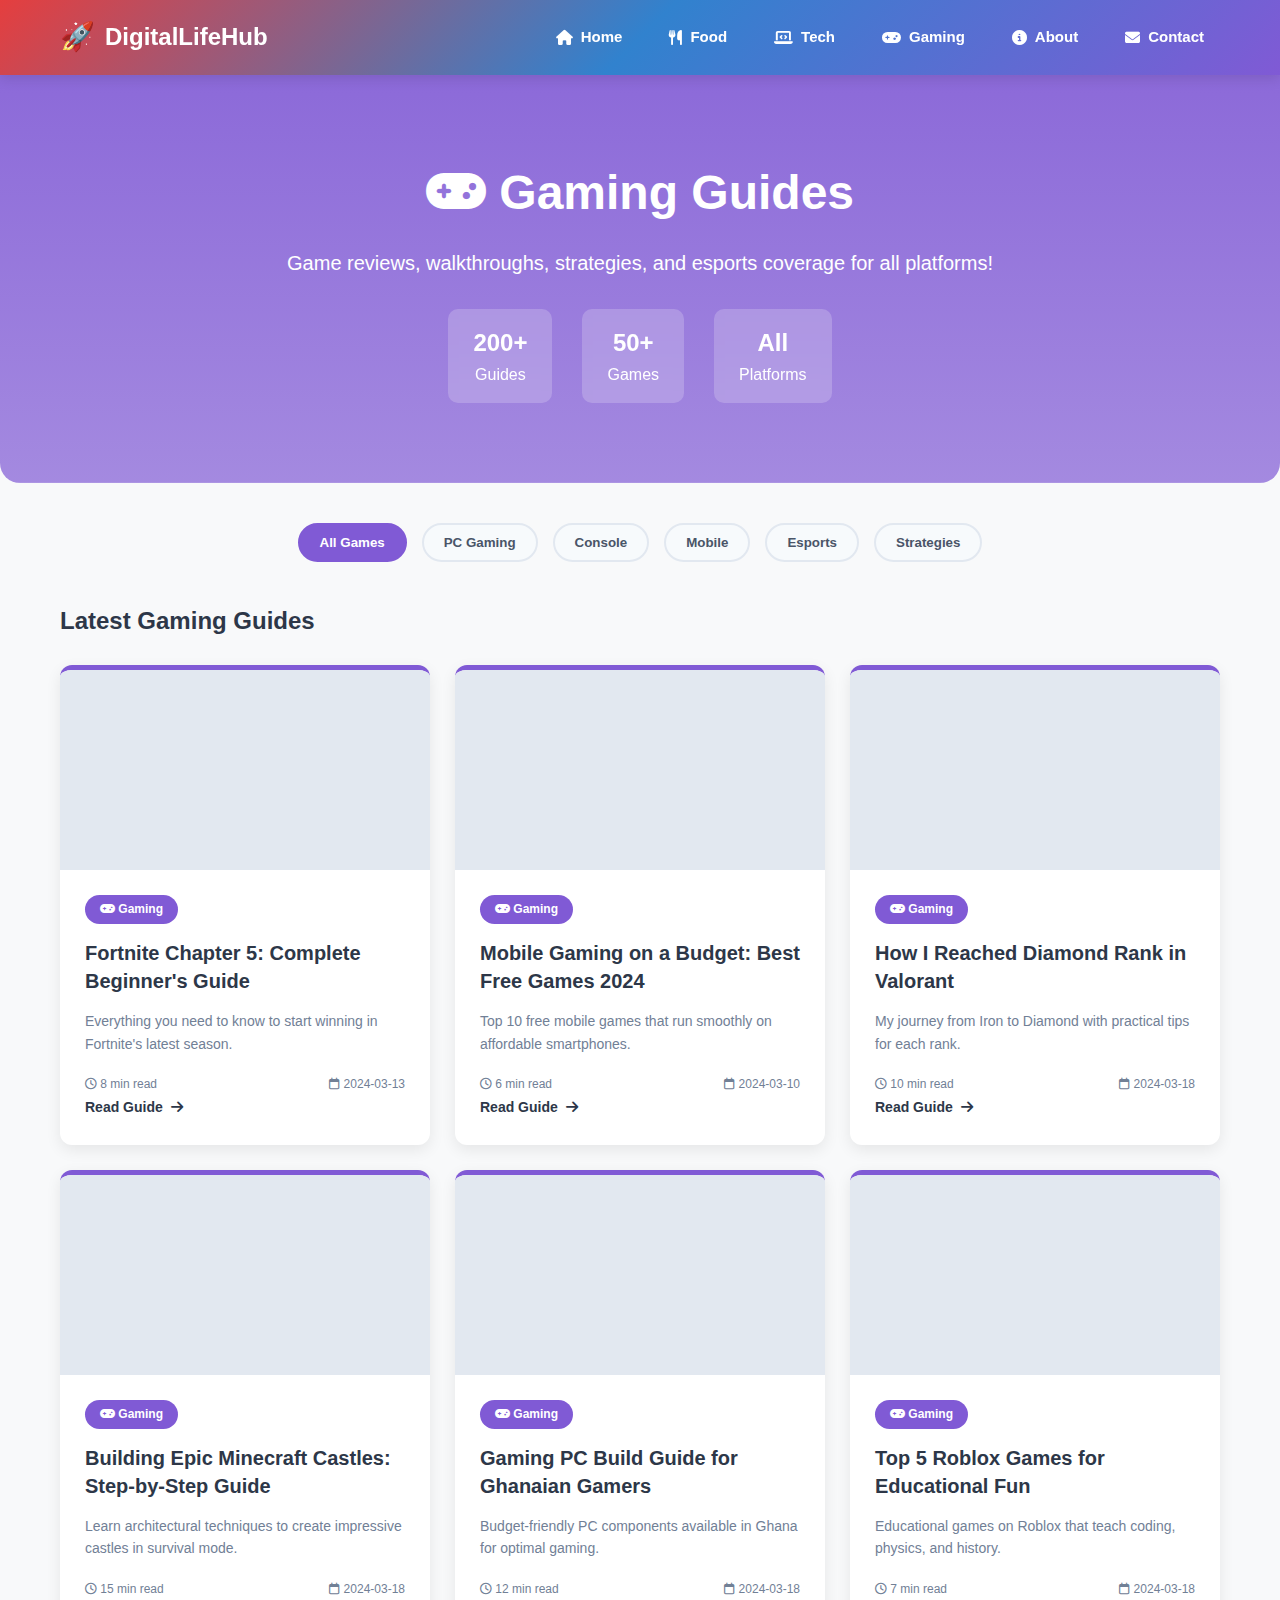
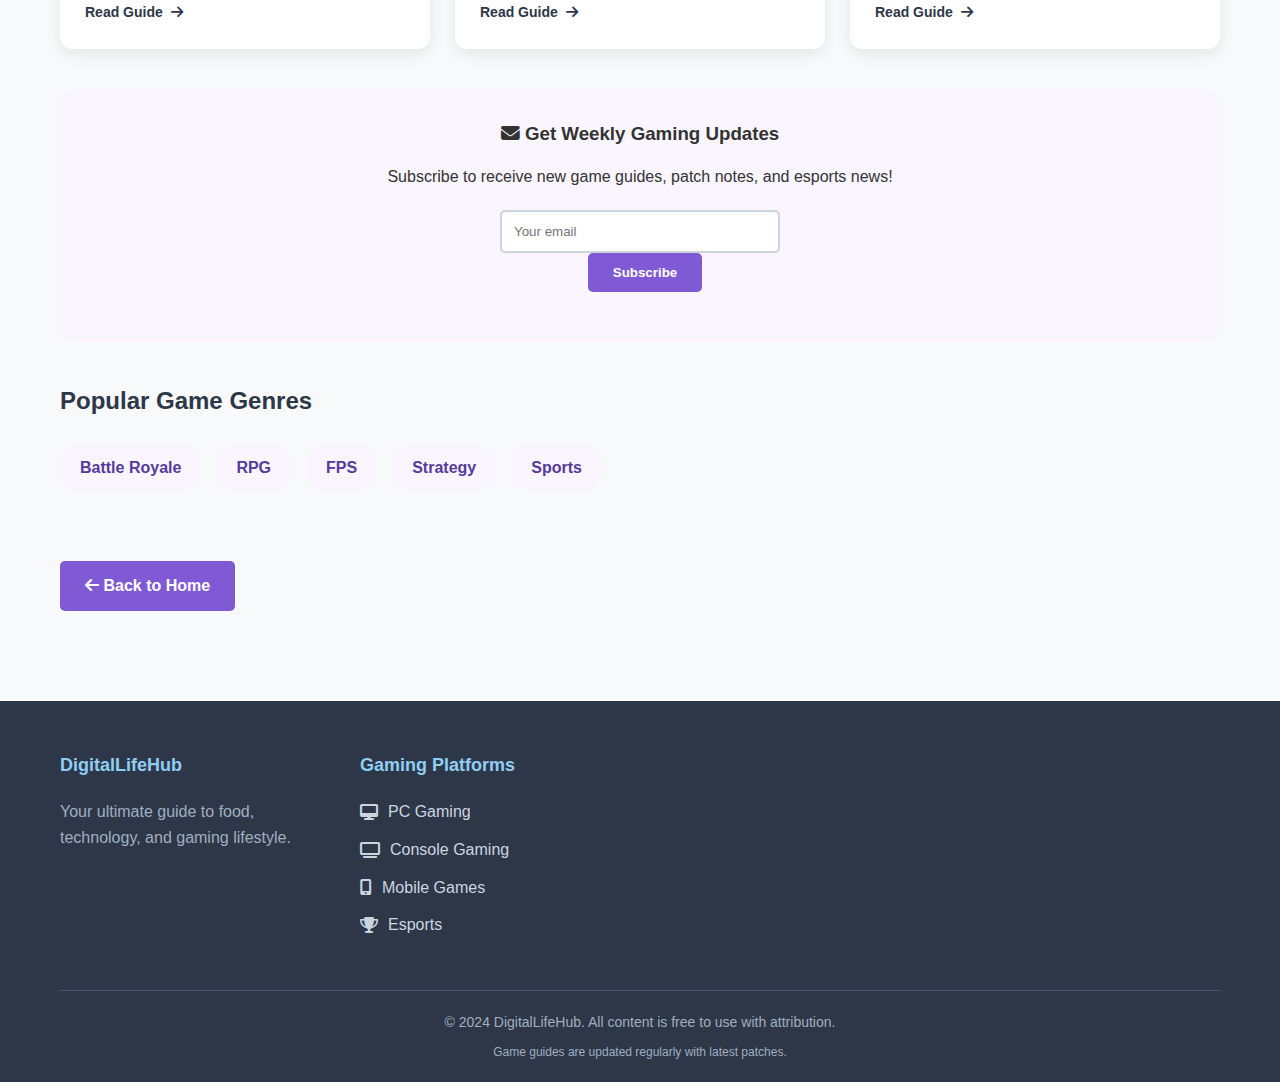
<file: gaming.html>
<!DOCTYPE html>
<html lang="en">
<head>
    <meta charset="UTF-8">
    <meta name="viewport" content="width=device-width, initial-scale=1.0">
    <title>Gaming Guides - Digital Life Hub</title>
    <link rel="stylesheet" href="style.css">
    <link rel="stylesheet" href="https://cdnjs.cloudflare.com/ajax/libs/font-awesome/6.4.0/css/all.min.css">
    <style>
        .category-hero {
            background: linear-gradient(rgba(128, 90, 213, 0.9), rgba(128, 90, 213, 0.7)), 
                        url('https://images.unsplash.com/photo-1550745165-9bc0b252726f?ixlib=rb-4.0.3&auto=format&fit=crop&w=1200&q=80');
            background-size: cover;
            background-position: center;
            color: white;
            padding: 80px 0;
            text-align: center;
            margin-bottom: 40px;
            border-radius: 0 0 20px 20px;
        }
        .category-title {
            font-size: 48px;
            margin-bottom: 15px;
        }
        .category-stats {
            display: flex;
            justify-content: center;
            gap: 30px;
            margin-top: 30px;
            flex-wrap: wrap;
        }
        .stat-box {
            background: rgba(255,255,255,0.2);
            padding: 15px 25px;
            border-radius: 10px;
            backdrop-filter: blur(5px);
        }
        .filter-buttons {
            display: flex;
            justify-content: center;
            gap: 15px;
            margin: 30px 0;
            flex-wrap: wrap;
        }
        .filter-btn {
            background: #f7fafc;
            border: 2px solid #e2e8f0;
            padding: 10px 20px;
            border-radius: 25px;
            cursor: pointer;
            font-weight: bold;
            color: #4a5568;
            transition: all 0.3s;
        }
        .filter-btn:hover, .filter-btn.active {
            background: #805ad5;
            color: white;
            border-color: #805ad5;
        }
        .back-home {
            display: inline-block;
            margin: 30px 0;
            padding: 12px 25px;
            background: #805ad5;
            color: white;
            text-decoration: none;
            border-radius: 5px;
            font-weight: bold;
        }
        .back-home:hover {
            background: #6b46c1;
        }
    </style>
</head>
<body>
    <!-- Header -->
    <header>
        <div class="container header-content">
            <div class="logo">
                <div class="logo-icon">🚀</div>
                <span>DigitalLifeHub</span>
            </div>
            <nav>
                <ul>
                    <li><a href="index.html"><i class="fas fa-home"></i> Home</a></li>
                    <li><a href="food.html" class="nav-food"><i class="fas fa-utensils"></i> Food</a></li>
                    <li><a href="tech.html" class="nav-tech"><i class="fas fa-laptop-code"></i> Tech</a></li>
                    <li><a href="gaming.html" class="nav-gaming active"><i class="fas fa-gamepad"></i> Gaming</a></li>
                    <li><a href="about.html"><i class="fas fa-info-circle"></i> About</a></li>
                    <li><a href="contact.html"><i class="fas fa-envelope"></i> Contact</a></li>
                </ul>
            </nav>
        </div>
    </header>

    <!-- Gaming Hero Section -->
    <section class="category-hero">
        <div class="container">
            <h1 class="category-title"><i class="fas fa-gamepad"></i> Gaming Guides</h1>
            <p style="font-size: 20px; max-width: 800px; margin: 0 auto;">Game reviews, walkthroughs, strategies, and esports coverage for all platforms!</p>
            
            <div class="category-stats">
                <div class="stat-box">
                    <div style="font-size: 24px; font-weight: bold;">200+</div>
                    <div>Guides</div>
                </div>
                <div class="stat-box">
                    <div style="font-size: 24px; font-weight: bold;">50+</div>
                    <div>Games</div>
                </div>
                <div class="stat-box">
                    <div style="font-size: 24px; font-weight: bold;">All</div>
                    <div>Platforms</div>
                </div>
            </div>
        </div>
    </section>

    <div class="container">
        <!-- Filter Buttons -->
        <div class="filter-buttons">
            <button class="filter-btn active" data-filter="all">All Games</button>
            <button class="filter-btn" data-filter="pc">PC Gaming</button>
            <button class="filter-btn" data-filter="console">Console</button>
            <button class="filter-btn" data-filter="mobile">Mobile</button>
            <button class="filter-btn" data-filter="esports">Esports</button>
            <button class="filter-btn" data-filter="strategy">Strategies</button>
        </div>

        <!-- Featured Gaming Articles -->
        <h2 style="margin: 40px 0 25px 0; color: #2d3748;">Latest Gaming Guides</h2>
        
        <div class="articles-grid" id="gaming-articles">
            <!-- Gaming articles will be loaded by JavaScript -->
            <div style="text-align: center; padding: 50px; color: #718096;">
                <i class="fas fa-gamepad fa-3x" style="margin-bottom: 20px; color: #805ad5;"></i>
                <h3>Loading gaming guides...</h3>
                <p>Gaming articles will appear here automatically when you add them.</p>
            </div>
        </div>

        <!-- Newsletter Section -->
        <div style="background: #faf5ff; padding: 30px; border-radius: 15px; margin: 40px 0; text-align: center;">
            <h3><i class="fas fa-envelope"></i> Get Weekly Gaming Updates</h3>
            <p style="margin: 15px 0;">Subscribe to receive new game guides, patch notes, and esports news!</p>
            <div style="max-width: 400px; margin: 20px auto;">
                <input type="email" placeholder="Your email" style="width: 70%; padding: 12px; border: 2px solid #cbd5e0; border-radius: 5px;">
                <button style="background: #805ad5; color: white; border: none; padding: 12px 25px; border-radius: 5px; margin-left: 10px; font-weight: bold; cursor: pointer;">
                    Subscribe
                </button>
            </div>
        </div>

        <!-- Popular Topics -->
        <h2 style="margin: 40px 0 25px 0; color: #2d3748;">Popular Game Genres</h2>
        <div style="display: flex; gap: 15px; flex-wrap: wrap; margin-bottom: 40px;">
            <span style="background: #faf5ff; color: #553c9a; padding: 10px 20px; border-radius: 20px; font-weight: bold;">Battle Royale</span>
            <span style="background: #faf5ff; color: #553c9a; padding: 10px 20px; border-radius: 20px; font-weight: bold;">RPG</span>
            <span style="background: #faf5ff; color: #553c9a; padding: 10px 20px; border-radius: 20px; font-weight: bold;">FPS</span>
            <span style="background: #faf5ff; color: #553c9a; padding: 10px 20px; border-radius: 20px; font-weight: bold;">Strategy</span>
            <span style="background: #faf5ff; color: #553c9a; padding: 10px 20px; border-radius: 20px; font-weight: bold;">Sports</span>
        </div>

        <a href="index.html" class="back-home">
            <i class="fas fa-arrow-left"></i> Back to Home
        </a>
    </div>

    <!-- Footer -->
    <footer>
        <div class="container">
            <div class="footer-grid">
                <div class="footer-column">
                    <h3>DigitalLifeHub</h3>
                    <p style="color: #a0aec0; margin-top: 10px;">Your ultimate guide to food, technology, and gaming lifestyle.</p>
                </div>
                
                <div class="footer-column">
                    <h3>Gaming Platforms</h3>
                    <ul>
                        <li><a href="gaming.html?filter=pc"><i class="fas fa-desktop"></i> PC Gaming</a></li>
                        <li><a href="gaming.html?filter=console"><i class="fas fa-tv"></i> Console Gaming</a></li>
                        <li><a href="gaming.html?filter=mobile"><i class="fas fa-mobile-alt"></i> Mobile Games</a></li>
                        <li><a href="gaming.html?filter=esports"><i class="fas fa-trophy"></i> Esports</a></li>
                    </ul>
                </div>
            </div>
            
            <div class="copyright">
                <p>© 2024 DigitalLifeHub. All content is free to use with attribution.</p>
                <p style="margin-top: 10px; font-size: 12px;">Game guides are updated regularly with latest patches.</p>
            </div>
        </div>
    </footer>

    <script>
        // Load and display REAL gaming articles
        document.addEventListener('DOMContentLoaded', function() {
            const gamingContainer = document.getElementById('gaming-articles');
            
            // Gaming articles data (similar to food articles)
            const gamingArticles = [
                {
                    id: 3,
                    title: "Fortnite Chapter 5: Complete Beginner's Guide",
                    excerpt: "Everything you need to know to start winning in Fortnite's latest season.",
                    image: "https://images.unsplash.com/photo-1550745165-9bc0b252726f",
                    readTime: "8 min",
                    date: "2024-03-13"
                },
                {
                    id: 6,
                    title: "Mobile Gaming on a Budget: Best Free Games 2024",
                    excerpt: "Top 10 free mobile games that run smoothly on affordable smartphones.",
                    image: "https://images.unsplash.com/photo-1511512578047-dfb367046420",
                    readTime: "6 min",
                    date: "2024-03-10"
                },
                {
                    id: 15,
                    title: "How I Reached Diamond Rank in Valorant",
                    excerpt: "My journey from Iron to Diamond with practical tips for each rank.",
                    image: "https://images.unsplash.com/photo-1593305841991-05c297ba4575",
                    readTime: "10 min",
                    date: "2024-03-18"
                },
                {
                    id: 16,
                    title: "Building Epic Minecraft Castles: Step-by-Step Guide",
                    excerpt: "Learn architectural techniques to create impressive castles in survival mode.",
                    image: "https://images.unsplash.com/photo-1550745165-9bc0b252726f",
                    readTime: "15 min",
                    date: "2024-03-18"
                },
                {
                    id: 17,
                    title: "Gaming PC Build Guide for Ghanaian Gamers",
                    excerpt: "Budget-friendly PC components available in Ghana for optimal gaming.",
                    image: "https://images.unsplash.com/photo-1593305841991-05c297ba4575",
                    readTime: "12 min",
                    date: "2024-03-18"
                },
                {
                    id: 18,
                    title: "Top 5 Roblox Games for Educational Fun",
                    excerpt: "Educational games on Roblox that teach coding, physics, and history.",
                    image: "https://images.unsplash.com/photo-1552820728-8b83bb6b773f",
                    readTime: "7 min",
                    date: "2024-03-18"
                }
            ];

            // Clear loading message
            gamingContainer.innerHTML = '';
            
            // Display each gaming article
            gamingArticles.forEach(article => {
                const articleHTML = `
                    <article class="article-card article-gaming">
                        <div class="article-image" style="background-image: url('${article.image}')"></div>
                        <div class="article-content">
                            <span class="article-category category-gaming">
                                <i class="fas fa-gamepad"></i> Gaming
                            </span>
                            <h3 class="article-title">${article.title}</h3>
                            <p class="article-excerpt">${article.excerpt}</p>
                            <div class="article-meta" style="display: flex; justify-content: space-between; margin-top: 15px; font-size: 12px; color: var(--gray);">
                                <span><i class="far fa-clock"></i> ${article.readTime} read</span>
                                <span><i class="far fa-calendar"></i> ${article.date}</span>
                            </div>
                            <a href="article.html?id=${article.id}" class="read-more">
                                Read Guide <i class="fas fa-arrow-right"></i>
                            </a>
                        </div>
                    </article>
                `;
                
                gamingContainer.innerHTML += articleHTML;
            });

            // Filter functionality (same as food.html)
            const filterButtons = document.querySelectorAll('.filter-btn');
            filterButtons.forEach(button => {
                button.addEventListener('click', function() {
                    filterButtons.forEach(btn => btn.classList.remove('active'));
                    this.classList.add('active');
                    
                    const filter = this.getAttribute('data-filter');
                    
                    if (filter !== 'all') {
                        const notification = document.createElement('div');
                        notification.style.cssText = `
                            background: #805ad5;
                            color: white;
                            padding: 10px 20px;
                            border-radius: 5px;
                            margin: 15px 0;
                            text-align: center;
                            font-weight: bold;
                            animation: fadeIn 0.5s;
                        `;
                        notification.innerHTML = `Showing ${filter} games`;
                        gamingContainer.parentNode.insertBefore(notification, gamingContainer);
                        
                        setTimeout(() => {
                            notification.style.opacity = '0';
                            notification.style.transition = 'opacity 0.5s';
                            setTimeout(() => notification.remove(), 500);
                        }, 3000);
                    }
                });
            });

            // Newsletter subscription
            const subscribeBtn = document.querySelector('button[style*="background: #805ad5"]');
            const emailInput = document.querySelector('input[type="email"]');
            
            if (subscribeBtn && emailInput) {
                subscribeBtn.addEventListener('click', function() {
                    const email = emailInput.value.trim();
                    
                    if (!email || !email.includes('@')) {
                        alert('Please enter a valid email address');
                        return;
                    }
                    
                    const originalText = subscribeBtn.innerHTML;
                    subscribeBtn.innerHTML = '<i class="fas fa-spinner fa-spin"></i> Subscribing...';
                    subscribeBtn.disabled = true;
                    
                    setTimeout(() => {
                        alert(`🎉 Thank you for subscribing to Gaming Guides!\n\nYou'll receive weekly game guides, patch notes, and esports updates.`);
                        emailInput.value = '';
                        subscribeBtn.innerHTML = originalText;
                        subscribeBtn.disabled = false;
                        
                        let subscribers = JSON.parse(localStorage.getItem('gamingSubscribers') || '[]');
                        subscribers.push({
                            email: email,
                            date: new Date().toISOString(),
                            category: 'gaming'
                        });
                        localStorage.setItem('gamingSubscribers', JSON.stringify(subscribers));
                    }, 1500);
                });
                
                emailInput.addEventListener('keypress', function(e) {
                    if (e.key === 'Enter') {
                        subscribeBtn.click();
                    }
                });
            }
        });

        // Add CSS animation
        const style = document.createElement('style');
        style.textContent = `
            @keyframes fadeIn {
                from { opacity: 0; transform: translateY(-10px); }
                to { opacity: 1; transform: translateY(0); }
            }
            
            .article-card {
                animation: fadeIn 0.5s ease;
            }
        `;
        document.head.appendChild(style);
    </script>
</body>
</html>
</file>
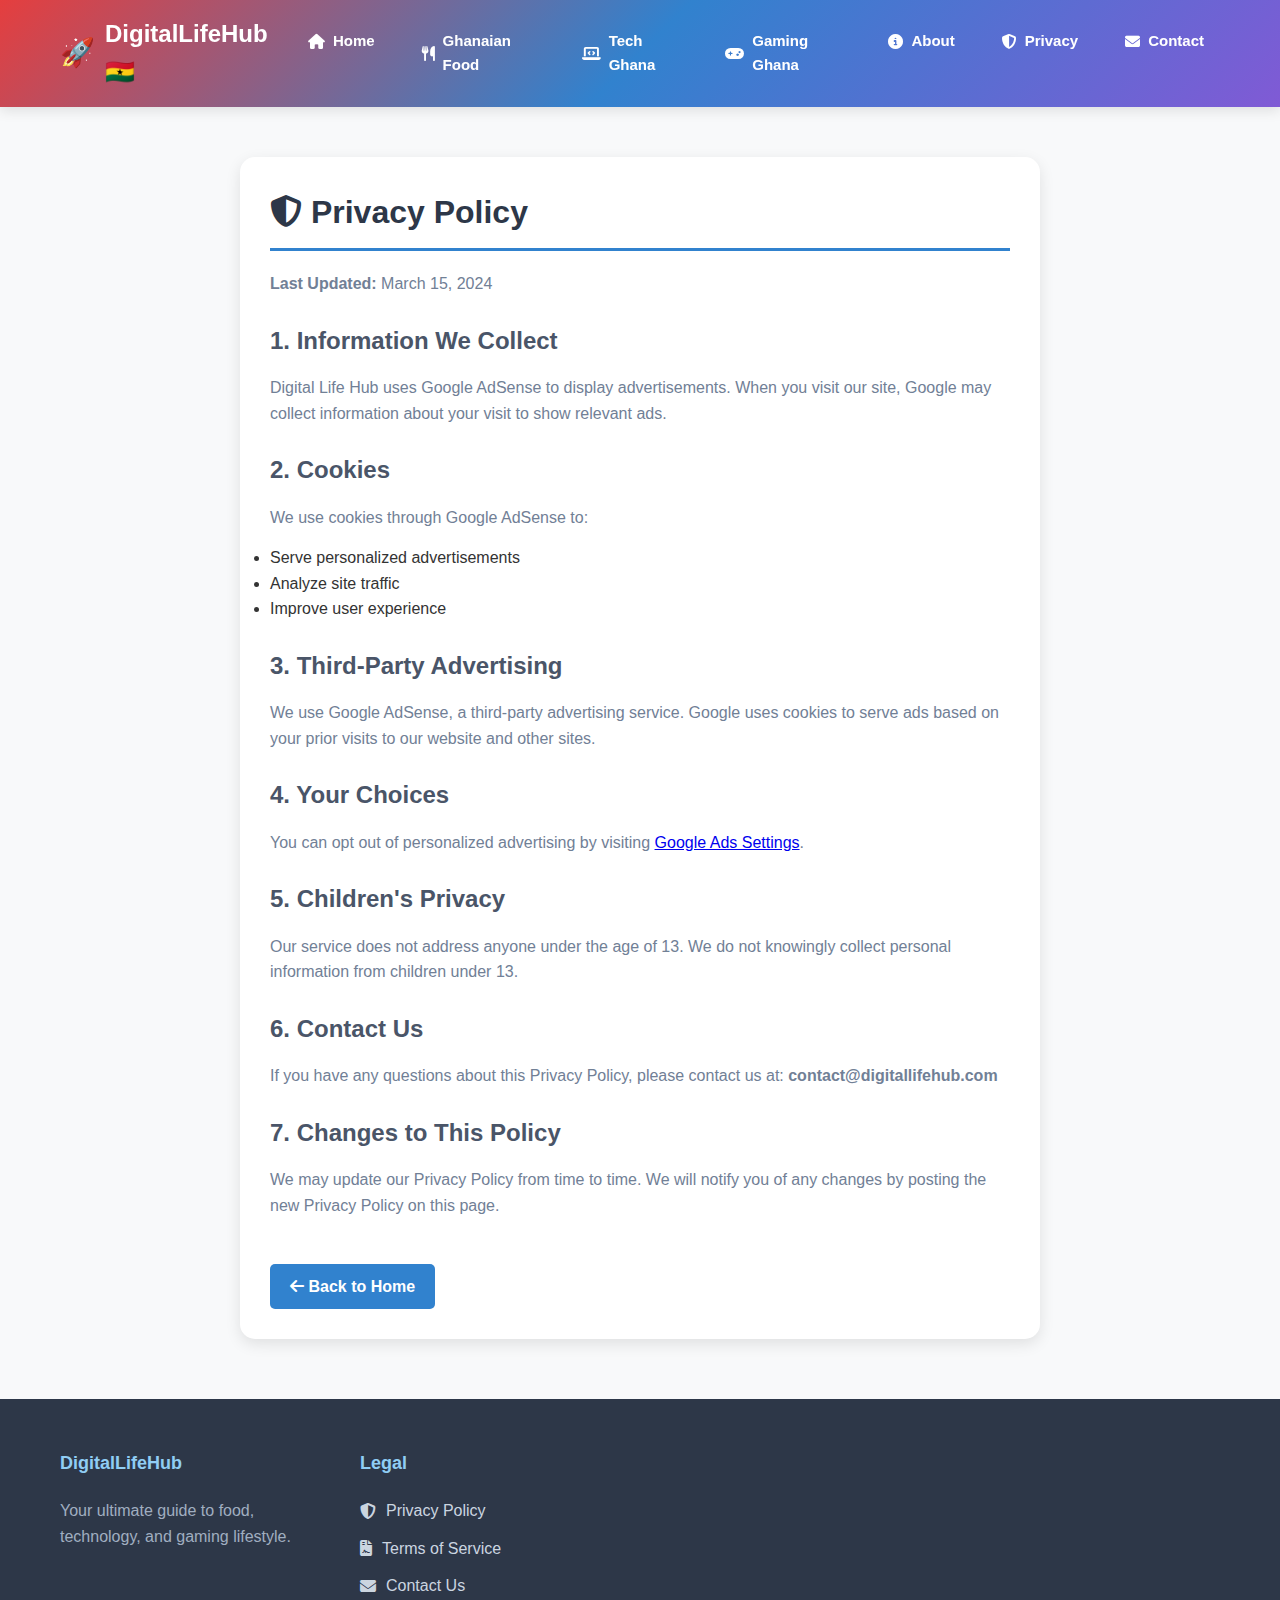
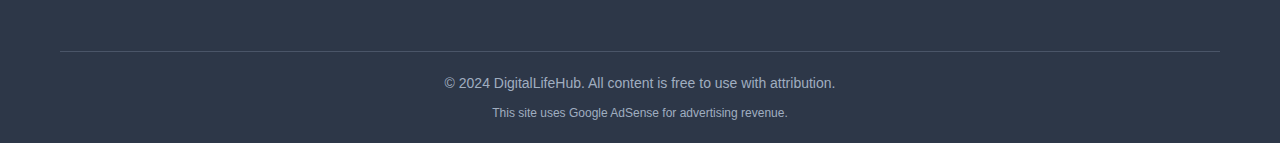
<file: privacy.html>
<!DOCTYPE html>
<html lang="en">
<head>
    <meta charset="UTF-8">
    <meta name="viewport" content="width=device-width, initial-scale=1.0">
    <title>Privacy Policy - Digital Life Hub</title>
    <link rel="stylesheet" href="style.css">
    <link rel="stylesheet" href="https://cdnjs.cloudflare.com/ajax/libs/font-awesome/6.4.0/css/all.min.css">
    <style>
        .privacy-container {
            max-width: 800px;
            margin: 50px auto;
            padding: 30px;
            background: white;
            border-radius: 15px;
            box-shadow: 0 5px 15px rgba(0,0,0,0.1);
        }
        .privacy-container h1 {
            color: #2d3748;
            margin-bottom: 20px;
            border-bottom: 3px solid #3182ce;
            padding-bottom: 10px;
        }
        .privacy-container h2 {
            color: #4a5568;
            margin: 25px 0 15px 0;
        }
        .privacy-container p {
            line-height: 1.6;
            margin-bottom: 15px;
            color: #718096;
        }
        .back-home {
            display: inline-block;
            margin-top: 30px;
            padding: 10px 20px;
            background: #3182ce;
            color: white;
            text-decoration: none;
            border-radius: 5px;
            font-weight: bold;
        }
        .back-home:hover {
            background: #2c5282;
        }
    </style>
</head>
<body>
        <!-- HEADER -->
    <header>
        <div class="container header-content">
            <div class="logo">
                <div class="logo-icon">🚀</div>
                <span>DigitalLifeHub <span class="ghana-badge">🇬🇭</span></span>
            </div>
            
            <!-- MOBILE MENU BUTTON -->
            <button id="mobileMenuBtn" class="mobile-menu-btn">
                <i class="fas fa-bars"></i>
            </button>
            
            <nav id="mainNav">
                <ul>
                    <li><a href="index.html"><i class="fas fa-home"></i> Home</a></li>
                    <li><a href="food.html"><i class="fas fa-utensils"></i> Ghanaian Food</a></li>
                    <li><a href="tech.html"><i class="fas fa-laptop-code"></i> Tech Ghana</a></li>
                    <li><a href="gaming.html"><i class="fas fa-gamepad"></i> Gaming Ghana</a></li>
                    <li><a href="about.html"><i class="fas fa-info-circle"></i> About</a></li>
                    <li><a href="privacy.html"><i class="fas fa-shield-alt"></i> Privacy</a></li>
                    <li><a href="contact.html"><i class="fas fa-envelope"></i> Contact</a></li>
                </ul>
            </nav>
        </div>
    </header>

    <div class="container">
        <div class="privacy-container">
            <h1><i class="fas fa-shield-alt"></i> Privacy Policy</h1>
            <p><strong>Last Updated:</strong> March 15, 2024</p>
            
            <h2>1. Information We Collect</h2>
            <p>Digital Life Hub uses Google AdSense to display advertisements. When you visit our site, Google may collect information about your visit to show relevant ads.</p>
            
            <h2>2. Cookies</h2>
            <p>We use cookies through Google AdSense to:</p>
            <ul>
                <li>Serve personalized advertisements</li>
                <li>Analyze site traffic</li>
                <li>Improve user experience</li>
            </ul>
            
            <h2>3. Third-Party Advertising</h2>
            <p>We use Google AdSense, a third-party advertising service. Google uses cookies to serve ads based on your prior visits to our website and other sites.</p>
            
            <h2>4. Your Choices</h2>
            <p>You can opt out of personalized advertising by visiting <a href="https://www.google.com/settings/ads" target="_blank">Google Ads Settings</a>.</p>
            
            <h2>5. Children's Privacy</h2>
            <p>Our service does not address anyone under the age of 13. We do not knowingly collect personal information from children under 13.</p>
            
            <h2>6. Contact Us</h2>
            <p>If you have any questions about this Privacy Policy, please contact us at: <strong>contact@digitallifehub.com</strong></p>
            
            <h2>7. Changes to This Policy</h2>
            <p>We may update our Privacy Policy from time to time. We will notify you of any changes by posting the new Privacy Policy on this page.</p>
            
            <a href="index.html" class="back-home">
                <i class="fas fa-arrow-left"></i> Back to Home
            </a>
        </div>
    </div>

    <!-- Footer (Same as index.html) -->
    <footer>
        <div class="container">
            <div class="footer-grid">
                <div class="footer-column">
                    <h3>DigitalLifeHub</h3>
                    <p style="color: #a0aec0; margin-top: 10px;">Your ultimate guide to food, technology, and gaming lifestyle.</p>
                </div>
                
                <div class="footer-column">
                    <h3>Legal</h3>
                    <ul>
                        <li><a href="privacy.html"><i class="fas fa-shield-alt"></i> Privacy Policy</a></li>
                        <li><a href="#"><i class="fas fa-file-contract"></i> Terms of Service</a></li>
                        <li><a href="contact.html"><i class="fas fa-envelope"></i> Contact Us</a></li>
                    </ul>
                </div>
            </div>
            
            <div class="copyright">
                <p>© 2024 DigitalLifeHub. All content is free to use with attribution.</p>
                <p style="margin-top: 10px; font-size: 12px;">This site uses Google AdSense for advertising revenue.</p>
            </div>
        </div>
    </footer>
</body>
</html>
</file>
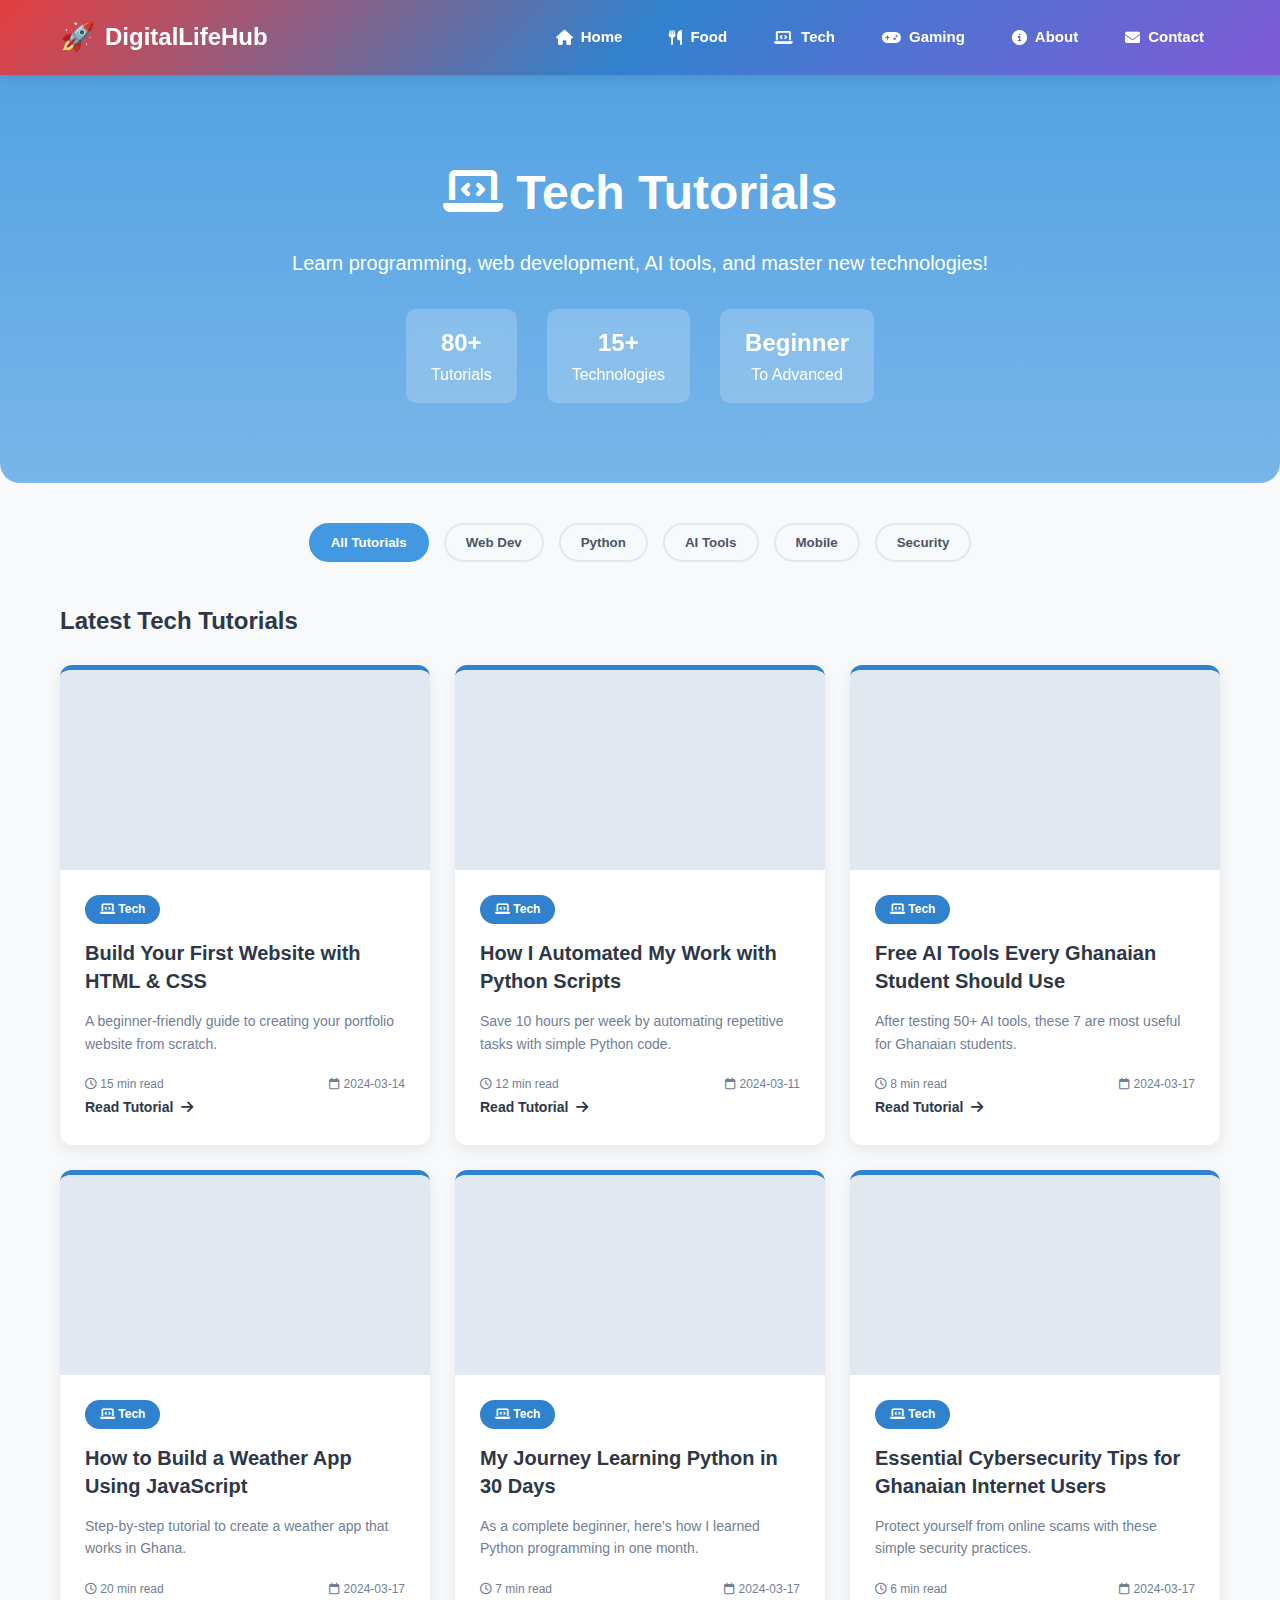
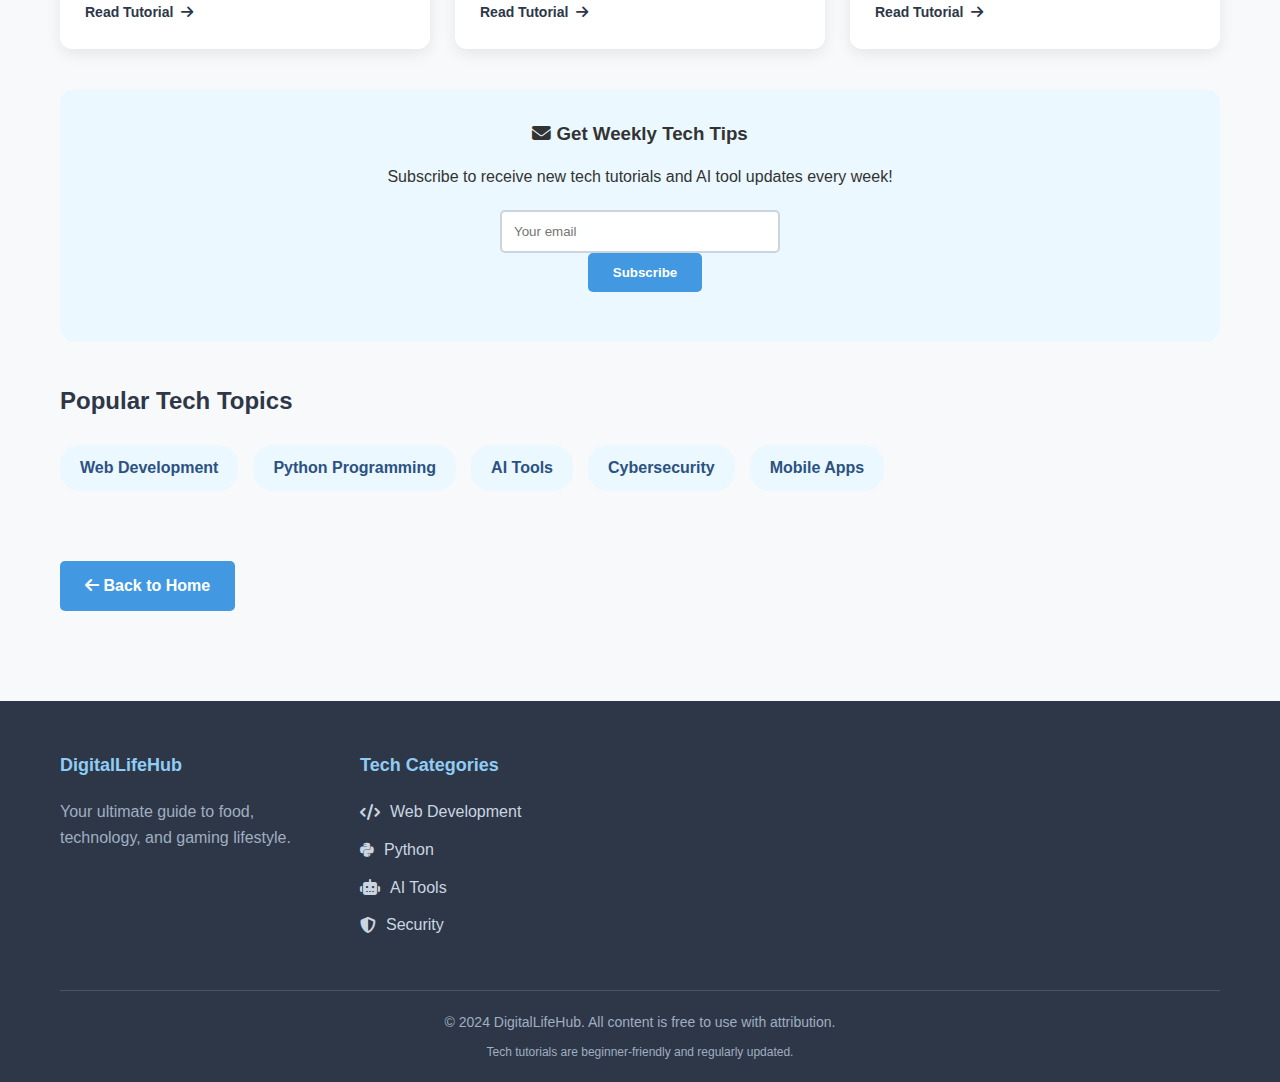
<file: tech.html>
<!DOCTYPE html>
<html lang="en">
<head>
    <meta charset="UTF-8">
    <meta name="viewport" content="width=device-width, initial-scale=1.0">
    <title>Tech Tutorials - Digital Life Hub</title>
    <link rel="stylesheet" href="style.css">
    <link rel="stylesheet" href="https://cdnjs.cloudflare.com/ajax/libs/font-awesome/6.4.0/css/all.min.css">
     
    <style>
        .category-hero {
            background: linear-gradient(rgba(66, 153, 225, 0.9), rgba(66, 153, 225, 0.7)), 
                        url('https://images.unsplash.com/photo-1518709268805-4e9042af2176?ixlib=rb-4.0.3&auto=format&fit=crop&w=1200&q=80');
            background-size: cover;
            background-position: center;
            color: white;
            padding: 80px 0;
            text-align: center;
            margin-bottom: 40px;
            border-radius: 0 0 20px 20px;
        }
        .category-title {
            font-size: 48px;
            margin-bottom: 15px;
        }
        .category-stats {
            display: flex;
            justify-content: center;
            gap: 30px;
            margin-top: 30px;
            flex-wrap: wrap;
        }
        .stat-box {
            background: rgba(255,255,255,0.2);
            padding: 15px 25px;
            border-radius: 10px;
            backdrop-filter: blur(5px);
        }
        .filter-buttons {
            display: flex;
            justify-content: center;
            gap: 15px;
            margin: 30px 0;
            flex-wrap: wrap;
        }
        .filter-btn {
            background: #f7fafc;
            border: 2px solid #e2e8f0;
            padding: 10px 20px;
            border-radius: 25px;
            cursor: pointer;
            font-weight: bold;
            color: #4a5568;
            transition: all 0.3s;
        }
        .filter-btn:hover, .filter-btn.active {
            background: #4299e1;
            color: white;
            border-color: #4299e1;
        }
        .back-home {
            display: inline-block;
            margin: 30px 0;
            padding: 12px 25px;
            background: #4299e1;
            color: white;
            text-decoration: none;
            border-radius: 5px;
            font-weight: bold;
        }
        .back-home:hover {
            background: #3182ce;
        }
    </style>
</head>
<body>
    <!-- Header -->
    <header>
        <div class="container header-content">
            <div class="logo">
                <div class="logo-icon">🚀</div>
                <span>DigitalLifeHub</span>
            </div>
            <nav>
                <ul>
                    <li><a href="index.html"><i class="fas fa-home"></i> Home</a></li>
                    <li><a href="food.html" class="nav-food"><i class="fas fa-utensils"></i> Food</a></li>
                    <li><a href="tech.html" class="nav-tech active"><i class="fas fa-laptop-code"></i> Tech</a></li>
                    <li><a href="gaming.html" class="nav-gaming"><i class="fas fa-gamepad"></i> Gaming</a></li>
                    <li><a href="about.html"><i class="fas fa-info-circle"></i> About</a></li>
                    <li><a href="contact.html"><i class="fas fa-envelope"></i> Contact</a></li>
                </ul>
            </nav>
        </div>
    </header>

    <!-- Tech Hero Section -->
    <section class="category-hero">
        <div class="container">
            <h1 class="category-title"><i class="fas fa-laptop-code"></i> Tech Tutorials</h1>
            <p style="font-size: 20px; max-width: 800px; margin: 0 auto;">Learn programming, web development, AI tools, and master new technologies!</p>
            
            <div class="category-stats">
                <div class="stat-box">
                    <div style="font-size: 24px; font-weight: bold;">80+</div>
                    <div>Tutorials</div>
                </div>
                <div class="stat-box">
                    <div style="font-size: 24px; font-weight: bold;">15+</div>
                    <div>Technologies</div>
                </div>
                <div class="stat-box">
                    <div style="font-size: 24px; font-weight: bold;">Beginner</div>
                    <div>To Advanced</div>
                </div>
            </div>
        </div>
    </section>

    <div class="container">
        <!-- Filter Buttons -->
        <div class="filter-buttons">
            <button class="filter-btn active" data-filter="all">All Tutorials</button>
            <button class="filter-btn" data-filter="web">Web Dev</button>
            <button class="filter-btn" data-filter="python">Python</button>
            <button class="filter-btn" data-filter="ai">AI Tools</button>
            <button class="filter-btn" data-filter="mobile">Mobile</button>
            <button class="filter-btn" data-filter="security">Security</button>
        </div>

        <!-- Featured Tech Articles -->
        <h2 style="margin: 40px 0 25px 0; color: #2d3748;">Latest Tech Tutorials</h2>
        
        <div class="articles-grid" id="tech-articles">
            <!-- Tech articles will be loaded by JavaScript -->
            <div style="text-align: center; padding: 50px; color: #718096;">
                <i class="fas fa-laptop-code fa-3x" style="margin-bottom: 20px; color: #4299e1;"></i>
                <h3>Loading tech tutorials...</h3>
                <p>Tech articles will appear here automatically when you add them.</p>
            </div>
        </div>

        <!-- Newsletter Section -->
        <div style="background: #ebf8ff; padding: 30px; border-radius: 15px; margin: 40px 0; text-align: center;">
            <h3><i class="fas fa-envelope"></i> Get Weekly Tech Tips</h3>
            <p style="margin: 15px 0;">Subscribe to receive new tech tutorials and AI tool updates every week!</p>
            <div style="max-width: 400px; margin: 20px auto;">
                <input type="email" placeholder="Your email" style="width: 70%; padding: 12px; border: 2px solid #cbd5e0; border-radius: 5px;">
                <button style="background: #4299e1; color: white; border: none; padding: 12px 25px; border-radius: 5px; margin-left: 10px; font-weight: bold; cursor: pointer;">
                    Subscribe
                </button>
            </div>
        </div>

        <!-- Popular Topics -->
        <h2 style="margin: 40px 0 25px 0; color: #2d3748;">Popular Tech Topics</h2>
        <div style="display: flex; gap: 15px; flex-wrap: wrap; margin-bottom: 40px;">
            <span style="background: #ebf8ff; color: #2c5282; padding: 10px 20px; border-radius: 20px; font-weight: bold;">Web Development</span>
            <span style="background: #ebf8ff; color: #2c5282; padding: 10px 20px; border-radius: 20px; font-weight: bold;">Python Programming</span>
            <span style="background: #ebf8ff; color: #2c5282; padding: 10px 20px; border-radius: 20px; font-weight: bold;">AI Tools</span>
            <span style="background: #ebf8ff; color: #2c5282; padding: 10px 20px; border-radius: 20px; font-weight: bold;">Cybersecurity</span>
            <span style="background: #ebf8ff; color: #2c5282; padding: 10px 20px; border-radius: 20px; font-weight: bold;">Mobile Apps</span>
        </div>

        <a href="index.html" class="back-home">
            <i class="fas fa-arrow-left"></i> Back to Home
        </a>
    </div>

    <!-- Footer -->
    <footer>
        <div class="container">
            <div class="footer-grid">
                <div class="footer-column">
                    <h3>DigitalLifeHub</h3>
                    <p style="color: #a0aec0; margin-top: 10px;">Your ultimate guide to food, technology, and gaming lifestyle.</p>
                </div>
                
                <div class="footer-column">
                    <h3>Tech Categories</h3>
                    <ul>
                        <li><a href="tech.html?filter=web"><i class="fas fa-code"></i> Web Development</a></li>
                        <li><a href="tech.html?filter=python"><i class="fab fa-python"></i> Python</a></li>
                        <li><a href="tech.html?filter=ai"><i class="fas fa-robot"></i> AI Tools</a></li>
                        <li><a href="tech.html?filter=security"><i class="fas fa-shield-alt"></i> Security</a></li>
                    </ul>
                </div>
            </div>
            
            <div class="copyright">
                <p>© 2024 DigitalLifeHub. All content is free to use with attribution.</p>
                <p style="margin-top: 10px; font-size: 12px;">Tech tutorials are beginner-friendly and regularly updated.</p>
            </div>
        </div>
    </footer>

    <script>
        // Load and display REAL tech articles
        document.addEventListener('DOMContentLoaded', function() {
            const techContainer = document.getElementById('tech-articles');
            
            // Tech articles data - Using same image pattern as index.html
            const techArticles = [
                {
                    id: 2,
                    title: "Build Your First Website with HTML & CSS",
                    excerpt: "A beginner-friendly guide to creating your portfolio website from scratch.",
                    image: "https://images.unsplash.com/photo-1507003211169-0a1dd7228f2d?ixlib=rb-4.0.3&auto=format&fit=crop&w=800&q=80",
                    readTime: "15 min",
                    date: "2024-03-14",
                    category: "tech"
                },
                {
                    id: 5,
                    title: "How I Automated My Work with Python Scripts",
                    excerpt: "Save 10 hours per week by automating repetitive tasks with simple Python code.",
                    image: "https://images.unsplash.com/photo-1518709268805-4e9042af2176?ixlib=rb-4.0.3&auto=format&fit=crop&w=800&q=80",
                    readTime: "12 min",
                    date: "2024-03-11",
                    category: "tech"
                },
                {
                    id: 11,
                    title: "Free AI Tools Every Ghanaian Student Should Use",
                    excerpt: "After testing 50+ AI tools, these 7 are most useful for Ghanaian students.",
                    image: "https://images.unsplash.com/photo-1677442136019-21780ecad995?ixlib=rb-4.0.3&auto=format&fit=crop&w=800&q=80",
                    readTime: "8 min",
                    date: "2024-03-17",
                    category: "tech"
                },
                {
                    id: 12,
                    title: "How to Build a Weather App Using JavaScript",
                    excerpt: "Step-by-step tutorial to create a weather app that works in Ghana.",
                    image: "https://images.unsplash.com/photo-1551650975-87deedd944c3?ixlib=rb-4.0.3&auto=format&fit=crop&w=800&q=80",
                    readTime: "20 min",
                    date: "2024-03-17",
                    category: "tech"
                },
                {
                    id: 13,
                    title: "My Journey Learning Python in 30 Days",
                    excerpt: "As a complete beginner, here's how I learned Python programming in one month.",
                    image: "https://images.unsplash.com/photo-1542831371-29b0f74f9713?ixlib=rb-4.0.3&auto=format&fit=crop&w=800&q=80",
                    readTime: "7 min",
                    date: "2024-03-17",
                    category: "tech"
                },
                {
                    id: 14,
                    title: "Essential Cybersecurity Tips for Ghanaian Internet Users",
                    excerpt: "Protect yourself from online scams with these simple security practices.",
                    image: "https://images.unsplash.com/photo-1550751827-4bd374c3f58b?ixlib=rb-4.0.3&auto=format&fit=crop&w=800&q=80",
                    readTime: "6 min",
                    date: "2024-03-17",
                    category: "tech"
                }
            ];

            // Clear loading message
            techContainer.innerHTML = '';
            
            // Display each tech article
            techArticles.forEach(article => {
                const articleHTML = `
                    <article class="article-card article-tech">
                        <div class="article-image" style="background-image: url('${article.image}?ixlib=rb-4.0.3&auto=format&fit=crop&w=800&q=80')"></div>
                        <div class="article-content">
                            <span class="article-category category-tech">
                                <i class="fas fa-laptop-code"></i> Tech
                            </span>
                            <h3 class="article-title">${article.title}</h3>
                            <p class="article-excerpt">${article.excerpt}</p>
                            <div class="article-meta" style="display: flex; justify-content: space-between; margin-top: 15px; font-size: 12px; color: var(--gray);">
                                <span><i class="far fa-clock"></i> ${article.readTime} read</span>
                                <span><i class="far fa-calendar"></i> ${article.date}</span>
                            </div>
                            <a href="article.html?id=${article.id}" class="read-more">
                                Read Tutorial <i class="fas fa-arrow-right"></i>
                            </a>
                        </div>
                    </article>
                `;
                
                techContainer.innerHTML += articleHTML;
            });

            // Filter functionality
            const filterButtons = document.querySelectorAll('.filter-btn');
            filterButtons.forEach(button => {
                button.addEventListener('click', function() {
                    filterButtons.forEach(btn => btn.classList.remove('active'));
                    this.classList.add('active');
                    
                    const filter = this.getAttribute('data-filter');
                    
                    if (filter !== 'all') {
                        const notification = document.createElement('div');
                        notification.style.cssText = `
                            background: #4299e1;
                            color: white;
                            padding: 10px 20px;
                            border-radius: 5px;
                            margin: 15px 0;
                            text-align: center;
                            font-weight: bold;
                            animation: fadeIn 0.5s;
                        `;
                        notification.innerHTML = `Showing ${filter} tutorials`;
                        techContainer.parentNode.insertBefore(notification, techContainer);
                        
                        setTimeout(() => {
                            notification.style.opacity = '0';
                            notification.style.transition = 'opacity 0.5s';
                            setTimeout(() => notification.remove(), 500);
                        }, 3000);
                    }
                });
            });

            // Newsletter subscription
            const subscribeBtn = document.querySelector('button[style*="background: #4299e1"]');
            const emailInput = document.querySelector('input[type="email"]');
            
            if (subscribeBtn && emailInput) {
                subscribeBtn.addEventListener('click', function() {
                    const email = emailInput.value.trim();
                    
                    if (!email || !email.includes('@')) {
                        alert('Please enter a valid email address');
                        return;
                    }
                    
                    const originalText = subscribeBtn.innerHTML;
                    subscribeBtn.innerHTML = '<i class="fas fa-spinner fa-spin"></i> Subscribing...';
                    subscribeBtn.disabled = true;
                    
                    setTimeout(() => {
                        alert(`🎉 Thank you for subscribing to Tech Tutorials!\n\nYou'll receive weekly programming tutorials and AI tool updates.`);
                        emailInput.value = '';
                        subscribeBtn.innerHTML = originalText;
                        subscribeBtn.disabled = false;
                        
                        let subscribers = JSON.parse(localStorage.getItem('techSubscribers') || '[]');
                        subscribers.push({
                            email: email,
                            date: new Date().toISOString(),
                            category: 'tech'
                        });
                        localStorage.setItem('techSubscribers', JSON.stringify(subscribers));
                    }, 1500);
                });
                
                emailInput.addEventListener('keypress', function(e) {
                    if (e.key === 'Enter') {
                        subscribeBtn.click();
                    }
                });
            }
        });

        // Add CSS animation
        const style = document.createElement('style');
        style.textContent = `
            @keyframes fadeIn {
                from { opacity: 0; transform: translateY(-10px); }
                to { opacity: 1; transform: translateY(0); }
            }
            
            .article-card {
                animation: fadeIn 0.5s ease;
            }
        `;
        document.head.appendChild(style);
    </script>
</body>
</html>
</file>
<file: style.css>
/* ====== CSS VARIABLES ====== */
:root {
    --food-color: #e53e3e;
    --tech-color: #3182ce;
    --gaming-color: #805ad5;
    --dark: #2d3748;
    --light: #f7fafc;
    --gray: #718096;
    --success: #38a169;
    --warning: #d69e2e;
    --shadow: 0 5px 15px rgba(0,0,0,0.08);
}

/* ====== BASE RESET ====== */
* {
    margin: 0;
    padding: 0;
    box-sizing: border-box;
    font-family: 'Segoe UI', Tahoma, Geneva, Verdana, sans-serif;
}

body {
    background-color: #f8f9fa;
    color: #333;
    line-height: 1.6;
    min-height: 100vh;
}

.container {
    max-width: 1200px;
    margin: 0 auto;
    padding: 0 20px;
}

/* ====== HEADER ====== */
header {
    background: linear-gradient(135deg, var(--food-color), var(--tech-color), var(--gaming-color));
    color: white;
    padding: 15px 0;
    position: sticky;
    top: 0;
    z-index: 1000;
    box-shadow: 0 4px 12px rgba(0,0,0,0.1);
}

.header-content {
    display: flex;
    justify-content: space-between;
    align-items: center;
    position: relative;
}

.logo {
    font-size: 24px;
    font-weight: bold;
    display: flex;
    align-items: center;
    gap: 10px;
    cursor: pointer;
    z-index: 1002;
}

.logo-icon {
    font-size: 28px;
    transition: transform 0.3s;
}

.logo:hover .logo-icon {
    transform: rotate(20deg);
}

/* ====== MOBILE MENU BUTTON ====== */
#mobileMenuBtn {
    display: none;
    background: rgba(255, 255, 255, 0.2);
    border: none;
    border-radius: 5px;
    color: white;
    font-size: 24px;
    cursor: pointer;
    padding: 10px 15px;
    position: absolute;
    top: 50%;
    right: 20px;
    transform: translateY(-50%);
    z-index: 1001;
    transition: all 0.3s ease;
    width: 44px;
    height: 44px;
    align-items: center;
    justify-content: center;
}

#mobileMenuBtn:hover {
    background: rgba(255, 255, 255, 0.3);
}

#mobileMenuBtn.active {
    background: rgba(255, 255, 255, 0.4);
}

/* ====== NAVIGATION ====== */
nav {
    display: flex;
    transition: all 0.3s ease;
}

nav ul {
    display: flex;
    list-style: none;
    gap: 15px;
}

nav a {
    color: white;
    text-decoration: none;
    font-weight: 600;
    font-size: 15px;
    padding: 8px 16px;
    border-radius: 20px;
    transition: all 0.3s;
    display: flex;
    align-items: center;
    gap: 8px;
}

nav a:hover {
    background: rgba(255,255,255,0.2);
}

/* ====== DESKTOP STYLES (769px and above) ====== */
@media (min-width: 769px) {
    #mobileMenuBtn {
        display: none !important;
    }
    
    nav {
        display: flex !important;
    }
}

/* ====== MOBILE STYLES (768px and below) ====== */
@media (max-width: 768px) {
    #mobileMenuBtn {
        display: flex !important;
    }
    
    nav {
        display: none !important;
        position: fixed;
        top: 0;
        left: 0;
        width: 100%;
        height: 100vh;
        background: linear-gradient(135deg, #1a202c, #2d3748);
        z-index: 1000;
        padding: 80px 20px 30px;
        flex-direction: column;
        align-items: center;
        justify-content: flex-start;
        overflow-y: auto;
    }
    
    /* Show nav when mobile-active class is added */
    nav.mobile-active {
        display: flex !important;
        animation: slideIn 0.3s ease-out;
    }
    
    /* Mobile nav list */
    nav.mobile-active ul {
        flex-direction: column;
        width: 100%;
        max-width: 300px;
        gap: 0;
    }
    
    /* Mobile nav items */
    nav.mobile-active li {
        width: 100%;
        margin: 5px 0;
    }
    
    /* Mobile nav links */
    nav.mobile-active a {
        display: flex;
        align-items: center;
        justify-content: flex-start;
        padding: 15px 20px;
        background: rgba(255, 255, 255, 0.1);
        border-radius: 10px;
        margin: 5px 0;
        font-size: 16px;
        width: 100%;
        transition: all 0.3s ease;
    }
    
    nav.mobile-active a:hover {
        background: rgba(255, 255, 255, 0.2);
        transform: translateX(10px);
    }
    
    nav.mobile-active a i {
        width: 25px;
        text-align: center;
        margin-right: 10px;
    }
    
    /* Prevent body scroll when menu is open */
    body.menu-open {
        overflow: hidden;
    }
    
    body.menu-open::after {
        content: '';
        position: fixed;
        top: 0;
        left: 0;
        right: 0;
        bottom: 0;
        background: rgba(0, 0, 0, 0.5);
        z-index: 999;
    }
    
    /* Adjust header for mobile */
    .header-content {
        padding-right: 60px;
    }
    
    /* Mobile logo adjustments */
    .logo {
        font-size: 20px;
    }
    
    /* Mobile hero adjustments */
    .hero {
        padding: 60px 20px;
    }
    
    .hero h1 {
        font-size: 32px;
    }
    
    .hero p {
        font-size: 16px;
    }
    
    /* Mobile articles grid */
    .articles-grid {
        grid-template-columns: 1fr;
    }
    
    /* Mobile stats */
    .stats-container {
        grid-template-columns: 1fr;
        gap: 15px;
    }
    
    .stat-card {
        padding: 20px;
    }
    
    /* Mobile main grid */
    .main-grid {
        grid-template-columns: 1fr;
        gap: 30px;
    }
    
    /* Mobile footer */
    .footer-grid {
        grid-template-columns: 1fr;
        gap: 30px;
    }
    
    /* Mobile category tags */
    .category-tags {
        flex-direction: column;
        align-items: center;
    }
    
    .tag {
        width: 100%;
        max-width: 250px;
        justify-content: center;
    }
}

/* Mobile menu animation */
@keyframes slideIn {
    from {
        opacity: 0;
        transform: translateX(-100%);
    }
    to {
        opacity: 1;
        transform: translateX(0);
    }
}

/* ====== HERO SECTION ====== */
.hero {
    background: linear-gradient(rgba(0,0,0,0.7), rgba(0,0,0,0.7)), 
                url('https://images.unsplash.com/photo-1493711662062-fa541adb3fc8?ixlib=rb-4.0.3&auto=format&fit=crop&w=1200&q=80');
    background-size: cover;
    background-position: center;
    color: white;
    padding: 80px 0;
    text-align: center;
    margin-bottom: 40px;
    border-radius: 0 0 20px 20px;
}

.hero h1 {
    font-size: 42px;
    margin-bottom: 20px;
}

.hero p {
    font-size: 18px;
    max-width: 800px;
    margin: 0 auto 30px;
    opacity: 0.9;
}

/* ====== CATEGORY TAGS ====== */
.category-tags {
    display: flex;
    justify-content: center;
    gap: 15px;
    margin-top: 30px;
    flex-wrap: wrap;
}

.tag {
    padding: 10px 20px;
    border-radius: 25px;
    font-weight: bold;
    font-size: 14px;
    display: flex;
    align-items: center;
    gap: 8px;
    transition: transform 0.3s;
}

.tag:hover {
    transform: translateY(-3px);
}

.tag-food { background: var(--food-color); }
.tag-tech { background: var(--tech-color); }
.tag-gaming { background: var(--gaming-color); }

/* ====== AD SPACES ====== */
.ad-space {
    background: #f7fafc;
    border: 2px dashed #cbd5e0;
    border-radius: 10px;
    padding: 30px;
    text-align: center;
    margin: 30px 0;
    display: flex;
    flex-direction: column;
    align-items: center;
    justify-content: center;
    min-height: 250px;
    transition: all 0.3s;
}

.ad-space:hover {
    border-color: var(--tech-color);
    background: #edf2f7;
}

.ad-label {
    background: var(--dark);
    color: white;
    padding: 5px 15px;
    border-radius: 4px;
    font-size: 12px;
    margin-bottom: 15px;
    display: inline-block;
}

.ad-views {
    margin-top: 15px;
    font-size: 12px;
    color: var(--gray);
}

/* ====== STATS ====== */
.stats-container {
    display: grid;
    grid-template-columns: repeat(3, 1fr);
    gap: 20px;
    margin: 40px 0;
}

.stat-card {
    background: white;
    padding: 30px;
    border-radius: 12px;
    text-align: center;
    box-shadow: var(--shadow);
    transition: transform 0.3s;
}

.stat-card:hover {
    transform: translateY(-5px);
}

.stat-icon {
    font-size: 36px;
    margin-bottom: 20px;
}

.stat-number {
    font-size: 40px;
    font-weight: bold;
    margin-bottom: 10px;
}

.stat-label {
    color: var(--gray);
    font-size: 16px;
}

.stat-food .stat-icon { color: var(--food-color); }
.stat-tech .stat-icon { color: var(--tech-color); }
.stat-gaming .stat-icon { color: var(--gaming-color); }

/* ====== MAIN CONTENT GRID ====== */
.main-grid {
    display: grid;
    grid-template-columns: 2fr 1fr;
    gap: 30px;
    margin: 40px 0;
}

/* ====== ARTICLES GRID ====== */
.articles-grid {
    display: grid;
    grid-template-columns: repeat(auto-fill, minmax(300px, 1fr));
    gap: 25px;
    margin-bottom: 40px;
}

.article-card {
    background: white;
    border-radius: 12px;
    overflow: hidden;
    box-shadow: var(--shadow);
    transition: transform 0.3s, box-shadow 0.3s;
    cursor: pointer;
}

.article-card:hover {
    transform: translateY(-10px);
    box-shadow: 0 15px 30px rgba(0,0,0,0.15);
}

.article-image {
    height: 200px;
    background-size: cover;
    background-position: center;
    background-color: #e2e8f0;
}

.article-food { 
    border-top: 5px solid var(--food-color);
}

.article-tech { 
    border-top: 5px solid var(--tech-color);
}

.article-gaming { 
    border-top: 5px solid var(--gaming-color);
}

.article-content {
    padding: 25px;
}

.article-category {
    display: inline-block;
    padding: 5px 15px;
    border-radius: 15px;
    font-size: 12px;
    font-weight: bold;
    margin-bottom: 15px;
    color: white;
}

.category-food { background: var(--food-color); }
.category-tech { background: var(--tech-color); }
.category-gaming { background: var(--gaming-color); }

.article-title {
    font-size: 20px;
    margin-bottom: 15px;
    color: var(--dark);
    line-height: 1.4;
}

.article-excerpt {
    color: var(--gray);
    margin-bottom: 20px;
    font-size: 14px;
    line-height: 1.6;
}

.read-more {
    color: var(--dark);
    text-decoration: none;
    font-weight: 600;
    font-size: 14px;
    display: inline-flex;
    align-items: center;
    gap: 8px;
    transition: color 0.3s;
}

.read-more:hover {
    color: var(--tech-color);
}

/* ====== LOAD MORE BUTTON ====== */
.load-more-btn {
    background: var(--tech-color);
    color: white;
    border: none;
    padding: 15px 40px;
    font-size: 16px;
    border-radius: 30px;
    cursor: pointer;
    font-weight: bold;
    transition: all 0.3s;
}

.load-more-btn:hover {
    background: #2c5282;
    transform: translateY(-3px);
    box-shadow: 0 5px 15px rgba(49, 130, 206, 0.3);
}

.load-more-btn:disabled {
    background: var(--gray);
    cursor: not-allowed;
    transform: none;
}

/* ====== SIDEBAR ====== */
.sidebar {
    background: white;
    border-radius: 12px;
    padding: 25px;
    box-shadow: var(--shadow);
    position: sticky;
    top: 100px;
    height: fit-content;
}

.sidebar-section {
    margin-bottom: 30px;
}

.sidebar-title {
    font-size: 18px;
    margin-bottom: 20px;
    padding-bottom: 10px;
    border-bottom: 2px solid #e2e8f0;
    color: var(--dark);
    display: flex;
    align-items: center;
    gap: 10px;
}

/* ====== TRENDING ITEMS ====== */
.trending-item {
    display: flex;
    align-items: center;
    gap: 15px;
    margin-bottom: 15px;
    padding-bottom: 15px;
    border-bottom: 1px solid #edf2f7;
    cursor: pointer;
    transition: background 0.3s;
    padding: 10px;
    border-radius: 8px;
}

.trending-item:hover {
    background: #f7fafc;
}

.trending-number {
    background: #e2e8f0;
    min-width: 30px;
    height: 30px;
    border-radius: 50%;
    display: flex;
    align-items: center;
    justify-content: center;
    font-weight: bold;
    color: var(--dark);
}

.trending-content {
    flex: 1;
}

.trending-title {
    font-weight: bold;
    font-size: 14px;
    margin-bottom: 5px;
}

.trending-meta {
    color: var(--gray);
    font-size: 12px;
    display: flex;
    gap: 10px;
}

/* ====== VISITOR STATS ====== */
.visitor-stats {
    background: #f7fafc;
    padding: 15px;
    border-radius: 8px;
    font-size: 14px;
}

.visitor-stats div {
    margin-bottom: 10px;
    display: flex;
    justify-content: space-between;
}

.visitor-stats span {
    font-weight: bold;
    color: var(--tech-color);
}

/* ====== FOOTER ====== */
footer {
    background: var(--dark);
    color: white;
    padding: 50px 0 20px;
    margin-top: 60px;
}

.footer-grid {
    display: grid;
    grid-template-columns: repeat(4, 1fr);
    gap: 40px;
    margin-bottom: 40px;
}

.footer-column h3 {
    font-size: 18px;
    margin-bottom: 20px;
    color: #90cdf4;
}

.footer-column ul {
    list-style: none;
}

.footer-column li {
    margin-bottom: 12px;
}

.footer-column a {
    color: #cbd5e0;
    text-decoration: none;
    transition: color 0.3s;
    display: flex;
    align-items: center;
    gap: 10px;
}

.footer-column a:hover {
    color: white;
}

.footer-stats {
    background: rgba(255,255,255,0.1);
    padding: 15px;
    border-radius: 8px;
    margin-top: 20px;
    font-size: 14px;
}

.footer-stats div {
    margin-bottom: 8px;
}

.footer-stats span {
    color: #90cdf4;
    font-weight: bold;
}

.copyright {
    text-align: center;
    padding-top: 20px;
    border-top: 1px solid #4a5568;
    color: #a0aec0;
    font-size: 14px;
}

/* ====== RESPONSIVE DESIGN ====== */
@media (max-width: 992px) and (min-width: 769px) {
    .main-grid {
        grid-template-columns: 1fr;
    }
    
    .footer-grid {
        grid-template-columns: repeat(2, 1fr);
    }
    
    .hero h1 {
        font-size: 36px;
    }
    
    .stats-container {
        grid-template-columns: repeat(2, 1fr);
    }
}

@media (max-width: 480px) {
    .container {
        padding: 0 15px;
    }
    
    .logo {
        font-size: 18px;
    }
    
    .hero h1 {
        font-size: 28px;
    }
    
    .article-title {
        font-size: 18px;
    }
    
    .ad-space {
        padding: 20px;
        min-height: 200px;
    }
}

/* ====== MOBILE ANCHOR FIX ====== */
html {
    scroll-behavior: smooth;
    scroll-padding-top: 80px;
}

@media (max-width: 768px) {
    html {
        scroll-padding-top: 70px;
    }
}

#food, #tech, #gaming {
    scroll-margin-top: 80px;
}

@media (max-width: 768px) {
    #food, #tech, #gaming {
        scroll-margin-top: 70px;
    }
}

/* ====== UTILITY CLASSES ====== */
.hidden {
    display: none !important;
}

.text-center {
    text-align: center;
}

.mt-20 { margin-top: 20px; }
.mb-20 { margin-bottom: 20px; }
.mt-40 { margin-top: 40px; }
.mb-40 { margin-bottom: 40px; }
</file>
